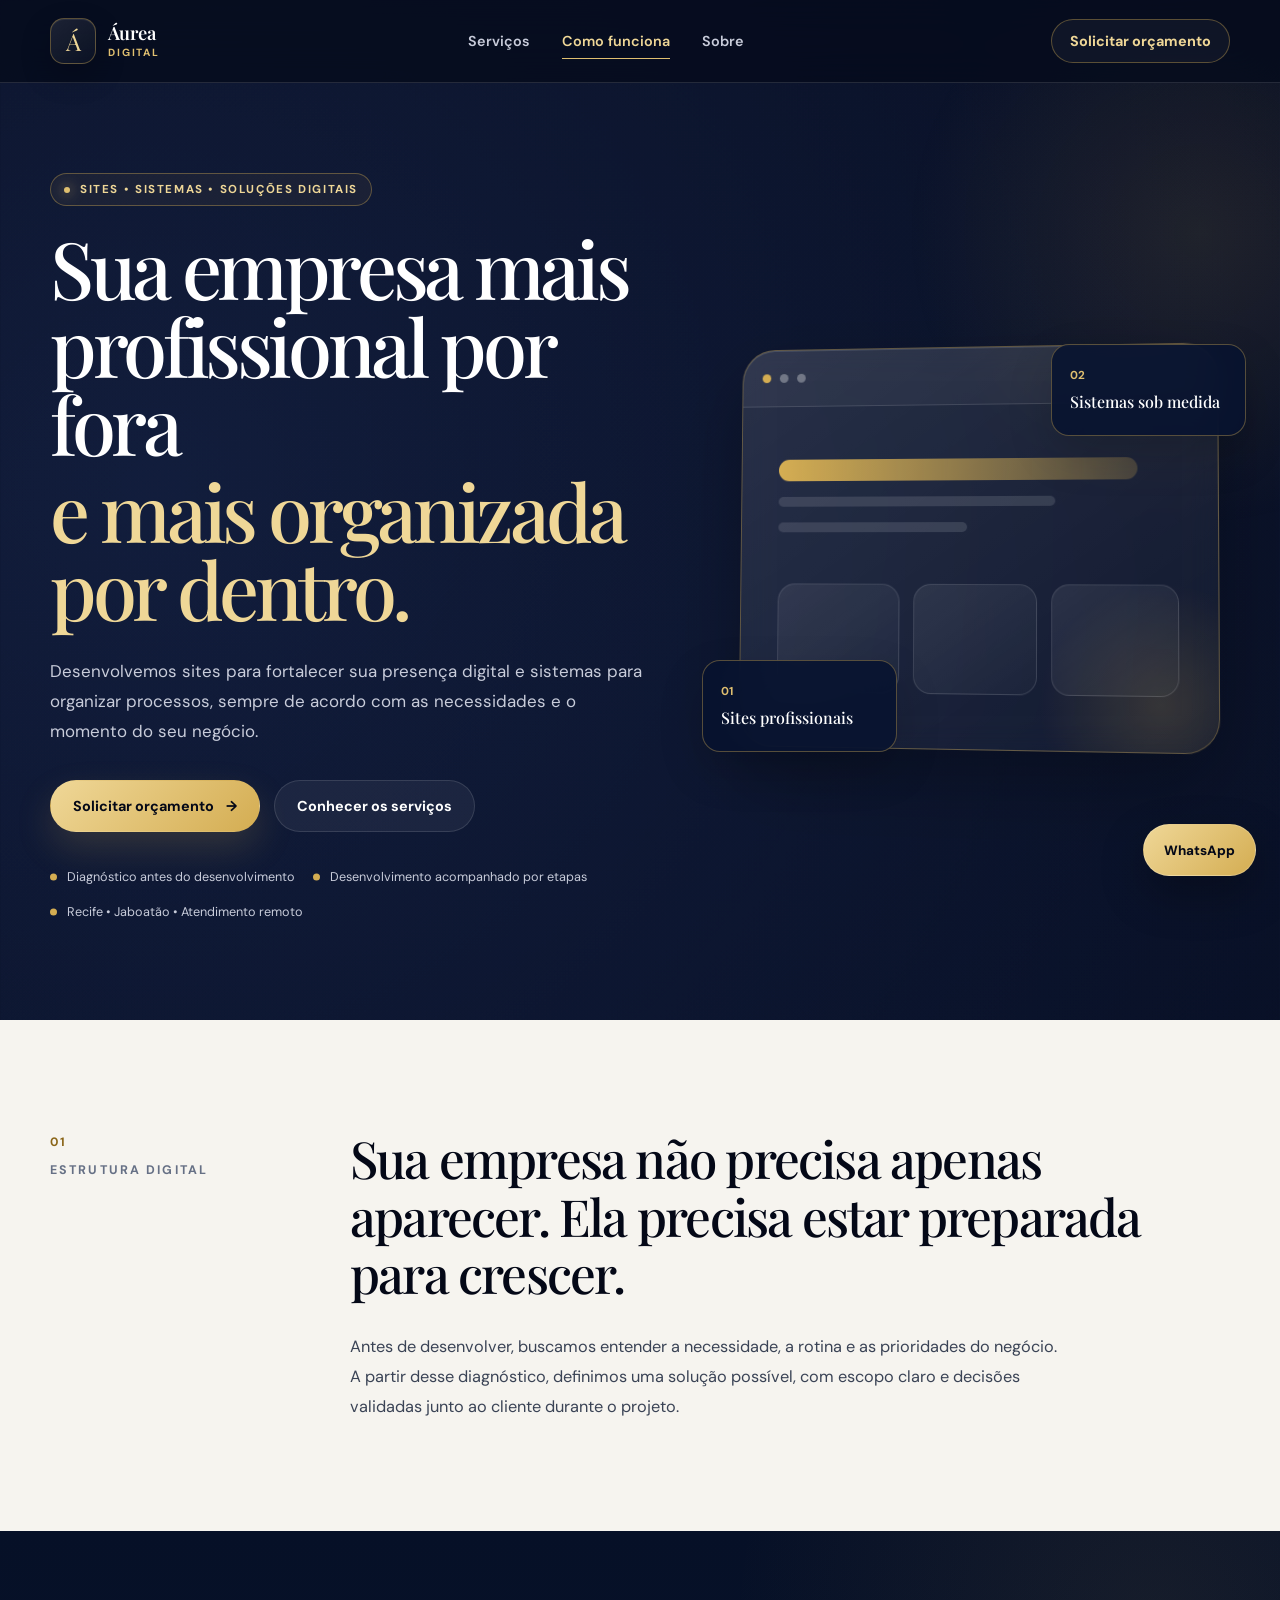
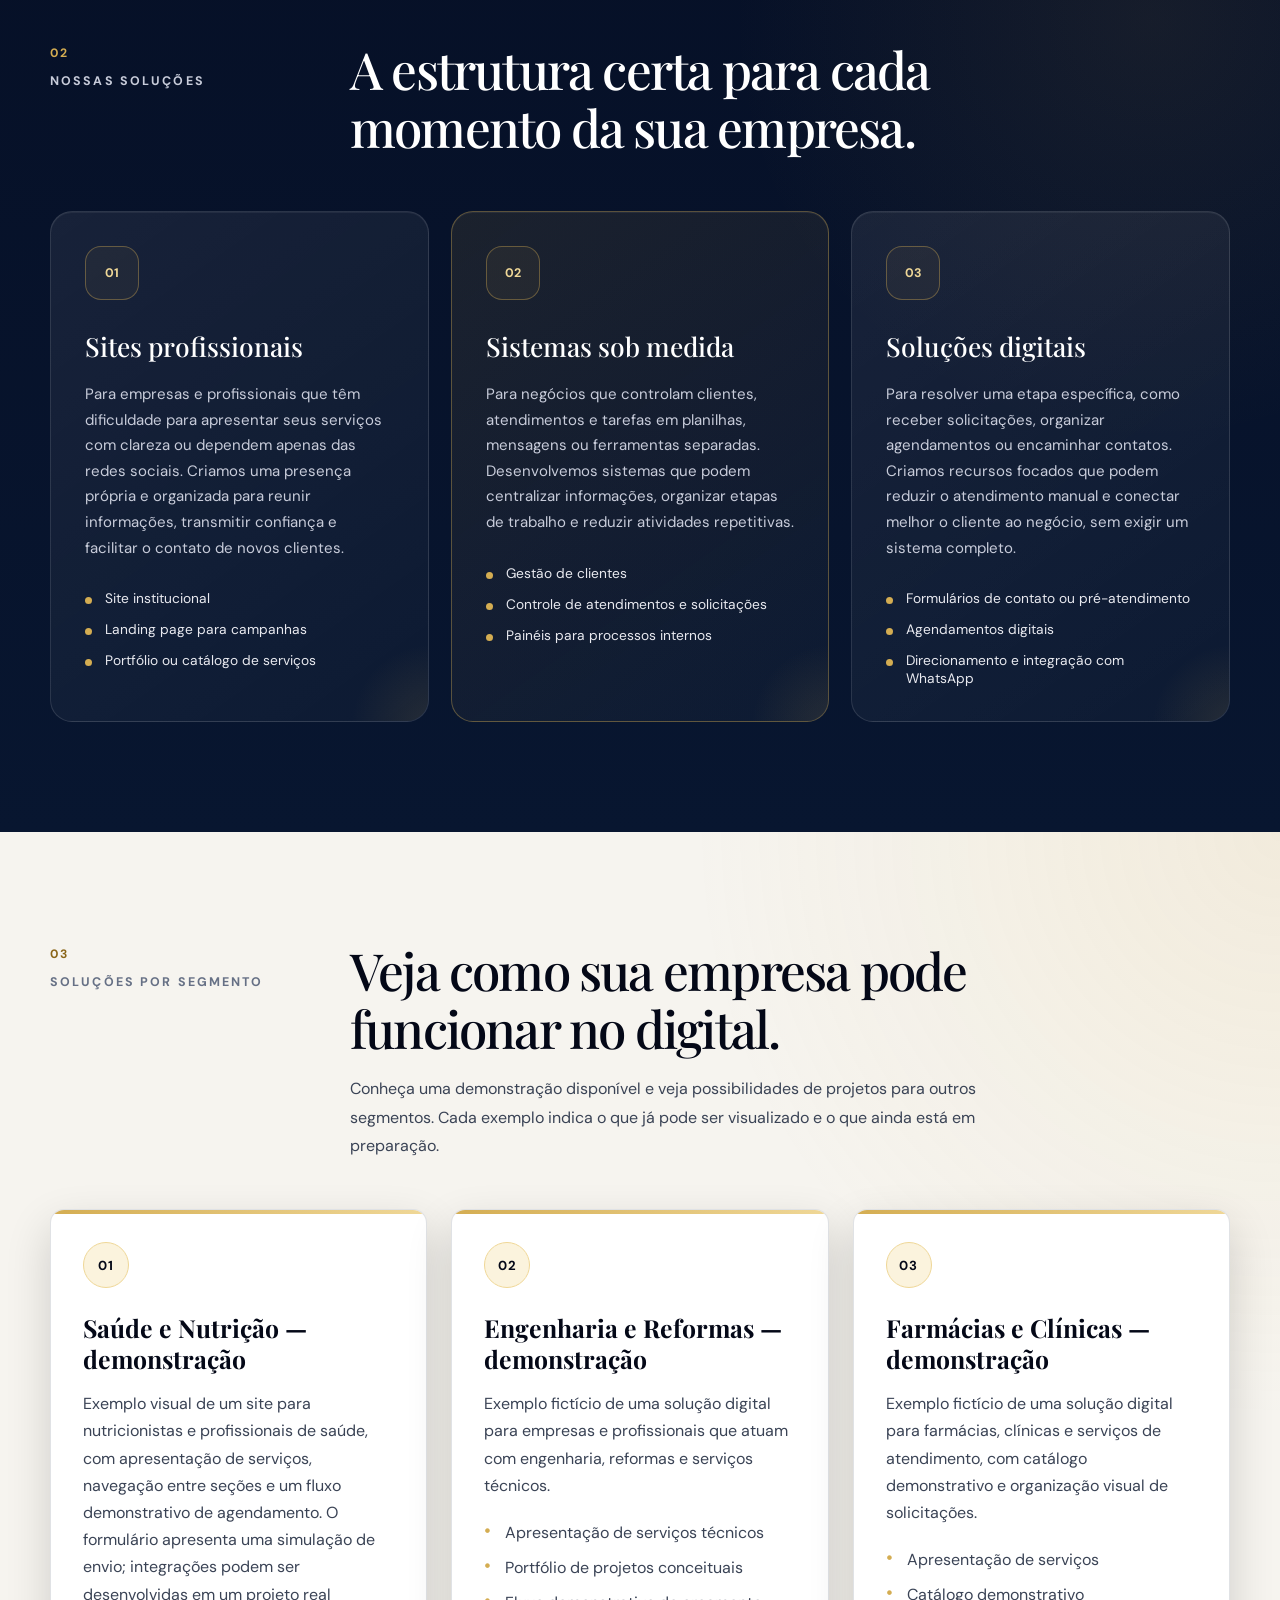
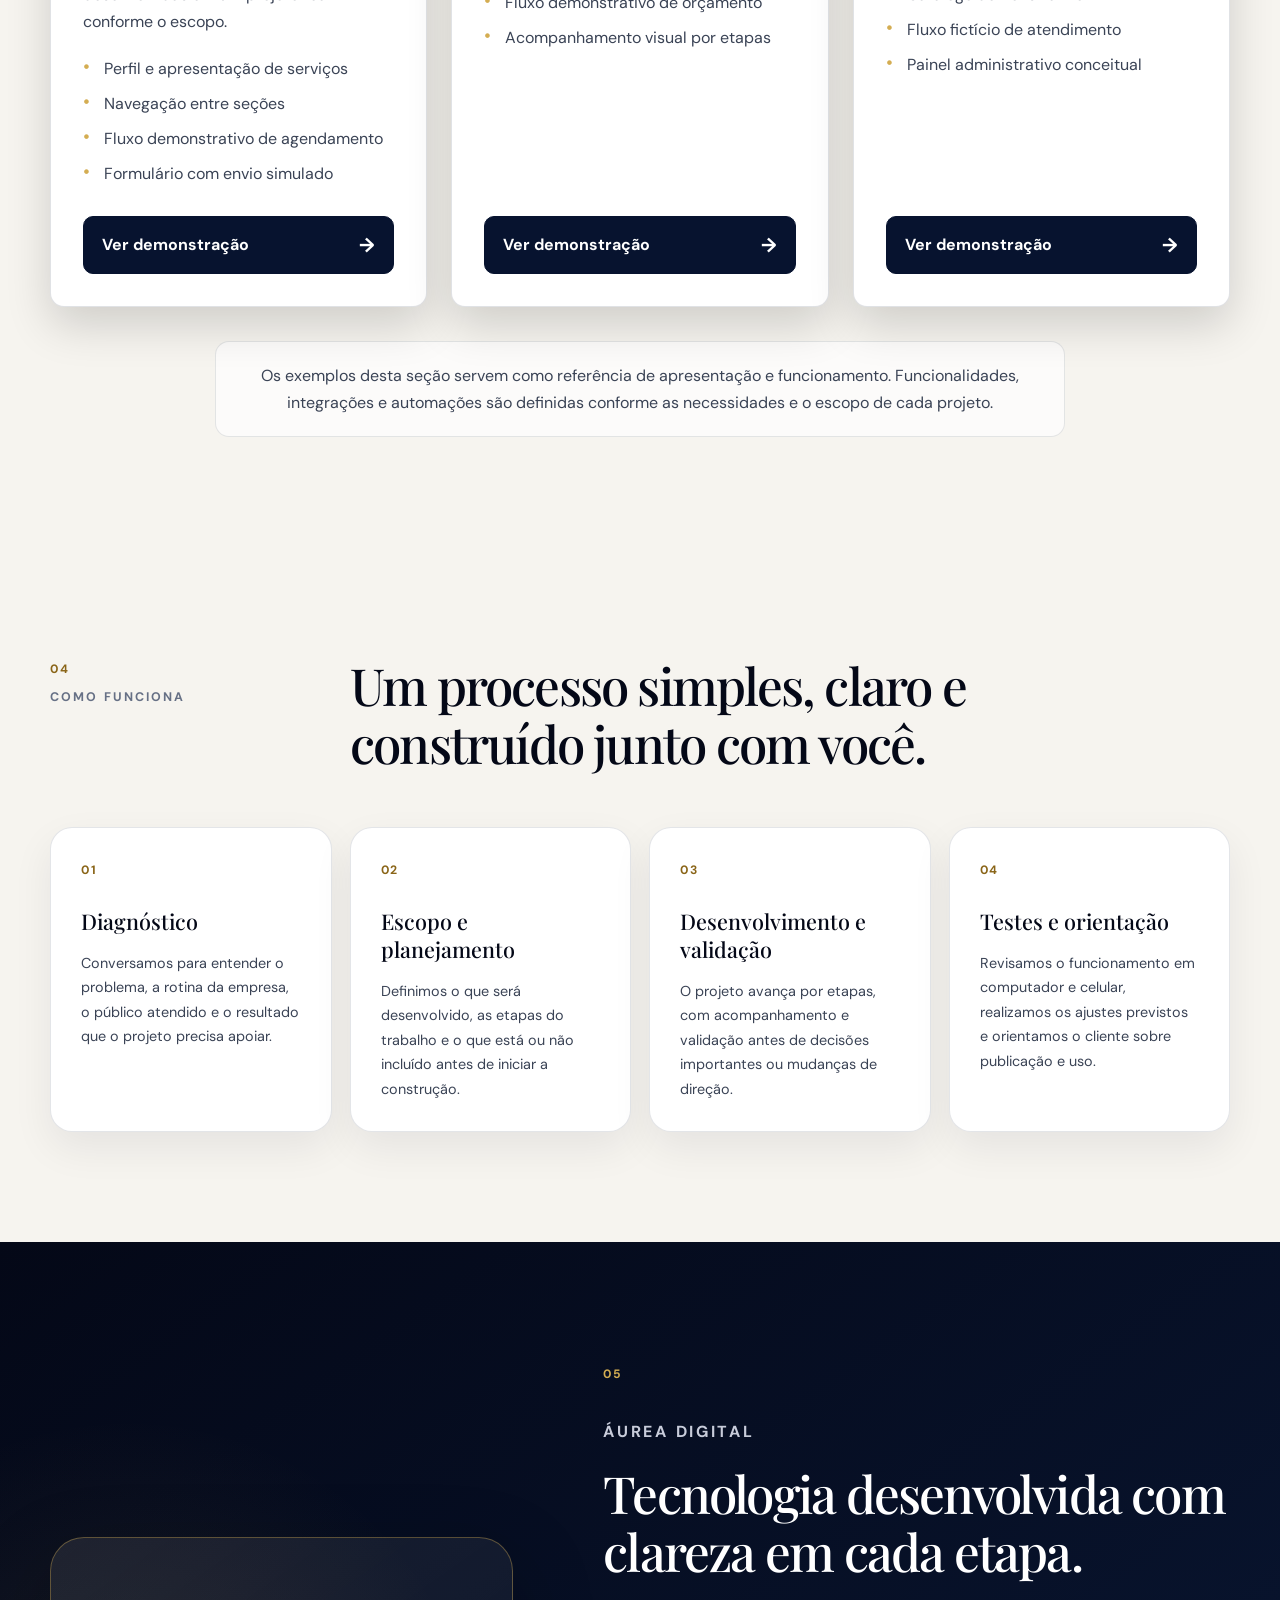
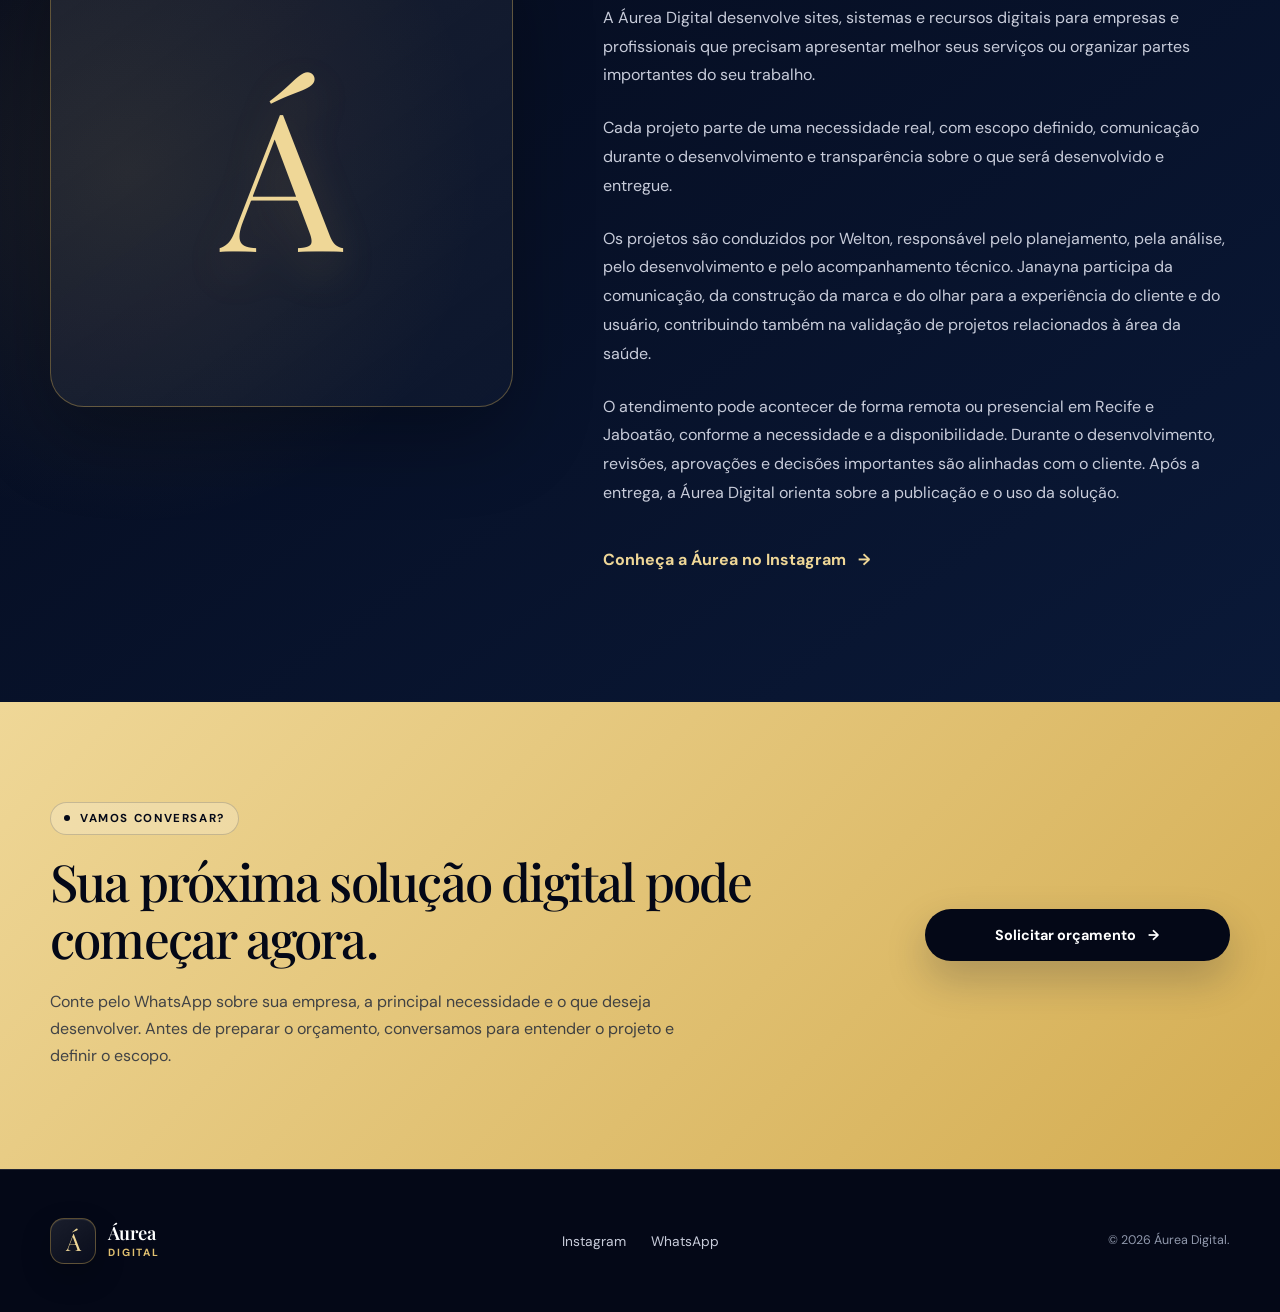
<file: index.html>
<!DOCTYPE html>
<html lang="pt-BR">
<head>
  <meta charset="UTF-8">

  <meta
    name="viewport"
    content="width=device-width, initial-scale=1.0"
  >

  <meta
    name="description"
    content="A Áurea Digital desenvolve sites profissionais e sistemas que fortalecem sua presença digital e ajudam a organizar os processos do seu negócio."
  >

  <meta
    property="og:title"
    content="Áurea Digital | Sites, Sistemas e Soluções Digitais"
  >

  <meta
    property="og:description"
    content="Sites profissionais e sistemas desenvolvidos de acordo com as necessidades e o momento do seu negócio."
  >

  <meta property="og:type" content="website">
  <meta property="og:site_name" content="Áurea Digital">
  <meta property="og:locale" content="pt_BR">

  <meta name="twitter:card" content="summary">

  <meta
    name="twitter:title"
    content="Áurea Digital | Sites, Sistemas e Soluções Digitais"
  >

  <meta
    name="twitter:description"
    content="Sites profissionais e sistemas desenvolvidos de acordo com as necessidades e o momento do seu negócio."
  >

  <meta name="theme-color" content="#07132f">

  <title>Áurea Digital | Sites, Sistemas e Soluções Digitais</title>

  <link rel="icon" href="assets/icons/favicon.svg" type="image/svg+xml">
  <link rel="icon" href="assets/icons/favicon-48x48.png" type="image/png" sizes="48x48">
  <link rel="icon" href="assets/icons/favicon.ico" type="image/x-icon" sizes="any">
  <link rel="apple-touch-icon" href="assets/icons/apple-touch-icon.png" sizes="180x180">

  <link rel="preconnect" href="https://fonts.googleapis.com">

  <link rel="preconnect" href="https://fonts.gstatic.com" crossorigin>

  <link
    href="https://fonts.googleapis.com/css2?family=DM+Sans:wght@400;500;600;700&family=Playfair+Display:wght@500;600&display=swap"
    rel="stylesheet"
  >

  <link rel="stylesheet" href="style.css">
</head>

<body>

  <a class="link-pular-conteudo" href="#conteudo-principal">
    Pular para o conteúdo
  </a>

  <!-- Cabeçalho -->
  <header class="cabecalho">
    <div class="container navegacao">

      <a href="#inicio" class="marca" aria-label="Página inicial da Áurea Digital">
        <span class="marca-simbolo">Á</span>

        <span class="marca-texto">
          <strong>Áurea</strong>
          <small>Digital</small>
        </span>
      </a>

      <button
        class="botao-menu"
        id="botaoMenu"
        type="button"
        aria-label="Abrir menu"
        aria-expanded="false"
        aria-controls="menuPrincipal"
      >
        <span></span>
        <span></span>
        <span></span>
      </button>

      <nav class="menu" id="menuPrincipal" aria-label="Navegação principal">
        <a href="#servicos">Serviços</a>
        <a href="#processo">Como funciona</a>
        <a href="#sobre">Sobre</a>
        <a
          class="menu-contato"
          href="https://wa.me/5581991853661?text=Ol%C3%A1%2C%20conheci%20a%20%C3%81urea%20Digital%20e%20gostaria%20de%20conversar%20sobre%20meu%20projeto%20para%20solicitar%20um%20or%C3%A7amento."
          target="_blank"
          rel="noopener noreferrer"
        >
          Solicitar orçamento
        </a>
      </nav>

      <a
        class="botao botao-pequeno"
        href="https://wa.me/5581991853661?text=Ol%C3%A1%2C%20conheci%20a%20%C3%81urea%20Digital%20e%20gostaria%20de%20conversar%20sobre%20meu%20projeto%20para%20solicitar%20um%20or%C3%A7amento."
        target="_blank"
        rel="noopener noreferrer"
      >
        Solicitar orçamento
      </a>

    </div>

    <div
      class="menu-sobreposicao"
      data-menu-sobreposicao
      aria-hidden="true"
    ></div>
  </header>

  <main id="conteudo-principal" tabindex="-1">

    <!-- Apresentação principal -->
    <section class="hero" id="inicio">
      <div class="container hero-conteudo">

        <div class="hero-texto">

          <span class="etiqueta">
            Sites • Sistemas • Soluções digitais
          </span>

          <h1>
            Sua empresa mais profissional por fora
            <span>e mais organizada por dentro.</span>
          </h1>

          <p class="hero-descricao">
            Desenvolvemos sites para fortalecer sua presença digital e sistemas
            para organizar processos, sempre de acordo com as necessidades
            e o momento do seu negócio.
          </p>

          <div class="hero-acoes">

            <a
              class="botao botao-dourado"
              href="https://wa.me/5581991853661?text=Ol%C3%A1%2C%20conheci%20a%20%C3%81urea%20Digital%20e%20gostaria%20de%20conversar%20sobre%20meu%20projeto%20para%20solicitar%20um%20or%C3%A7amento."
              target="_blank"
              rel="noopener noreferrer"
            >
              Solicitar orçamento
              <span aria-hidden="true">→</span>
            </a>

            <a class="botao botao-transparente" href="#servicos">
              Conhecer os serviços
            </a>

          </div>

          <div class="hero-informacoes">
            <span>Diagnóstico antes do desenvolvimento</span>
            <span>Desenvolvimento acompanhado por etapas</span>
            <span>Recife • Jaboatão • Atendimento remoto</span>
          </div>

        </div>

        <div class="hero-visual" aria-hidden="true">

          <div class="painel-principal">

            <div class="painel-topo">
              <span></span>
              <span></span>
              <span></span>
            </div>

            <div class="painel-conteudo">

              <div class="painel-linha painel-linha-grande"></div>
              <div class="painel-linha"></div>
              <div class="painel-linha painel-linha-curta"></div>

              <div class="painel-cards">
                <div></div>
                <div></div>
                <div></div>
              </div>

            </div>

          </div>

          <div class="cartao-flutuante cartao-site">
            <span>01</span>
            <strong>Sites profissionais</strong>
          </div>

          <div class="cartao-flutuante cartao-sistema">
            <span>02</span>
            <strong>Sistemas sob medida</strong>
          </div>

        </div>

      </div>
    </section>

    <!-- Posicionamento -->
    <section class="secao secao-clara">
      <div class="container introducao">

        <div>
          <span class="numero-secao">01</span>

          <p class="titulo-menor">
            Estrutura digital
          </p>
        </div>

        <div class="introducao-texto">

          <h2>
            Sua empresa não precisa apenas aparecer.
            Ela precisa estar preparada para crescer.
          </h2>

          <p>
            Antes de desenvolver, buscamos entender a necessidade, a rotina
            e as prioridades do negócio. A partir desse diagnóstico, definimos
            uma solução possível, com escopo claro e decisões validadas junto
            ao cliente durante o projeto.
          </p>

        </div>

      </div>
    </section>

    <!-- Serviços -->
    <section class="secao secao-escura" id="servicos">
      <div class="container">

        <div class="cabecalho-secao">
          <div>
            <span class="numero-secao">02</span>
            <p class="titulo-menor">Nossas soluções</p>
          </div>

          <div>
            <h2>
              A estrutura certa para cada momento da sua empresa.
            </h2>
          </div>
        </div>

        <div class="grade-servicos">

          <article class="cartao-servico">
            <span class="icone-servico">01</span>

            <h3>Sites profissionais</h3>

            <p>
              Para empresas e profissionais que têm dificuldade para apresentar
              seus serviços com clareza ou dependem apenas das redes sociais.
              Criamos uma presença própria e organizada para reunir informações,
              transmitir confiança e facilitar o contato de novos clientes.
            </p>

            <ul>
              <li>Site institucional</li>
              <li>Landing page para campanhas</li>
              <li>Portfólio ou catálogo de serviços</li>
            </ul>
          </article>

          <article class="cartao-servico cartao-destaque">
            <span class="icone-servico">02</span>

            <h3>Sistemas sob medida</h3>

            <p>
              Para negócios que controlam clientes, atendimentos e tarefas
              em planilhas, mensagens ou ferramentas separadas. Desenvolvemos
              sistemas que podem centralizar informações, organizar etapas
              de trabalho e reduzir atividades repetitivas.
            </p>

            <ul>
              <li>Gestão de clientes</li>
              <li>Controle de atendimentos e solicitações</li>
              <li>Painéis para processos internos</li>
            </ul>
          </article>

          <article class="cartao-servico">
            <span class="icone-servico">03</span>

            <h3>Soluções digitais</h3>

            <p>
              Para resolver uma etapa específica, como receber solicitações,
              organizar agendamentos ou encaminhar contatos. Criamos recursos
              focados que podem reduzir o atendimento manual e conectar melhor
              o cliente ao negócio, sem exigir um sistema completo.
            </p>

            <ul>
              <li>Formulários de contato ou pré-atendimento</li>
              <li>Agendamentos digitais</li>
              <li>Direcionamento e integração com WhatsApp</li>
            </ul>
          </article>

        </div>

      </div>
    </section> 

    <!-- Soluções por segmento -->
<section class="secao secao-segmentos" id="segmentos">
  <div class="container">

    <div class="cabecalho-secao">
      <div>
        <span class="numero-secao">03</span>
        <p class="titulo-menor">Soluções por segmento</p>
      </div>

      <div>
        <h2>
          Veja como sua empresa pode funcionar no digital.
        </h2>

        <p class="descricao-secao">
          Conheça uma demonstração disponível e veja possibilidades de projetos
          para outros segmentos. Cada exemplo indica o que já pode ser visualizado
          e o que ainda está em preparação.
        </p>
      </div>
    </div>

    <div class="grade-segmentos">

      <article class="cartao-segmento">
        <span class="icone-segmento">01</span>

        <h3>Saúde e Nutrição — demonstração</h3>

        <p>
          Exemplo visual de um site para nutricionistas e profissionais
          de saúde, com apresentação de serviços, navegação entre seções
          e um fluxo demonstrativo de agendamento. O formulário apresenta
          uma simulação de envio; integrações podem ser desenvolvidas em
          um projeto real conforme o escopo.
        </p>

        <ul>
          <li>Perfil e apresentação de serviços</li>
          <li>Navegação entre seções</li>
          <li>Fluxo demonstrativo de agendamento</li>
          <li>Formulário com envio simulado</li>
        </ul>

        <a class="botao-segmento" href="demo-saude/index.html" aria-label="Ver demonstração de Saúde e Nutrição">
          Ver demonstração
          <span aria-hidden="true">→</span>
        </a>
      </article>

      <article class="cartao-segmento">
        <span class="icone-segmento">02</span>

        <h3>Engenharia e Reformas — demonstração</h3>

        <p>
          Exemplo fictício de uma solução digital para empresas e profissionais
          que atuam com engenharia, reformas e serviços técnicos.
        </p>

        <ul>
          <li>Apresentação de serviços técnicos</li>
          <li>Portfólio de projetos conceituais</li>
          <li>Fluxo demonstrativo de orçamento</li>
          <li>Acompanhamento visual por etapas</li>
        </ul>

        <a
          class="botao-segmento"
          href="demo-engenharia/index.html"
          aria-label="Ver demonstração de Engenharia e Reformas"
        >
          Ver demonstração
          <span aria-hidden="true">→</span>
        </a>
      </article>

      <article class="cartao-segmento">
        <span class="icone-segmento">03</span>

        <h3>Farmácias e Clínicas — demonstração</h3>

        <p>
          Exemplo fictício de uma solução digital para farmácias, clínicas e
          serviços de atendimento, com catálogo demonstrativo e organização
          visual de solicitações.
        </p>

        <ul>
          <li>Apresentação de serviços</li>
          <li>Catálogo demonstrativo</li>
          <li>Fluxo fictício de atendimento</li>
          <li>Painel administrativo conceitual</li>
        </ul>

        <a
          class="botao-segmento"
          href="demo-farmacia/index.html"
          aria-label="Ver demonstração de Farmácias e Clínicas"
        >
          Ver demonstração
          <span aria-hidden="true">→</span>
        </a>
      </article>

    </div>

    <div class="aviso-segmentos">
      <p>
        Os exemplos desta seção servem como referência de apresentação
        e funcionamento. Funcionalidades, integrações e automações são
        definidas conforme as necessidades e o escopo de cada projeto.
      </p>
    </div>

  </div>
</section>

    <!-- Processo -->
    <section class="secao secao-clara" id="processo">
      <div class="container">

        <div class="cabecalho-secao cabecalho-secao-escuro">
          <div>
            <span class="numero-secao">04</span>
            <p class="titulo-menor">Como funciona</p>
          </div>

          <div>
            <h2>
              Um processo simples, claro e construído junto com você.
            </h2>
          </div>
        </div>

        <div class="etapas">

          <article class="etapa">
            <span>01</span>
            <h3>Diagnóstico</h3>
            <p>
              Conversamos para entender o problema, a rotina da empresa,
              o público atendido e o resultado que o projeto precisa apoiar.
            </p>
          </article>

          <article class="etapa">
            <span>02</span>
            <h3>Escopo e planejamento</h3>
            <p>
              Definimos o que será desenvolvido, as etapas do trabalho
              e o que está ou não incluído antes de iniciar a construção.
            </p>
          </article>

          <article class="etapa">
            <span>03</span>
            <h3>Desenvolvimento e validação</h3>
            <p>
              O projeto avança por etapas, com acompanhamento e validação
              antes de decisões importantes ou mudanças de direção.
            </p>
          </article>

          <article class="etapa">
            <span>04</span>
            <h3>Testes e orientação</h3>
            <p>
              Revisamos o funcionamento em computador e celular, realizamos
              os ajustes previstos e orientamos o cliente sobre publicação e uso.
            </p>
          </article>

        </div>

      </div>
    </section>

    <!-- Sobre -->
    <section class="secao secao-sobre" id="sobre">
      <div class="container sobre-conteudo">

        <div class="sobre-marca" aria-hidden="true">
          <span>Á</span>
        </div>

        <div class="sobre-texto">
          <span class="numero-secao">05</span>
          <p class="titulo-menor">Áurea Digital</p>

          <h2>
            Tecnologia desenvolvida com clareza em cada etapa.
          </h2>

          <p>
            A Áurea Digital desenvolve sites, sistemas e recursos digitais
            para empresas e profissionais que precisam apresentar melhor
            seus serviços ou organizar partes importantes do seu trabalho.
          </p>

          <p>
            Cada projeto parte de uma necessidade real, com escopo definido,
            comunicação durante o desenvolvimento e transparência sobre
            o que será desenvolvido e entregue.
          </p>

          <p>
            Os projetos são conduzidos por Welton, responsável pelo planejamento,
            pela análise, pelo desenvolvimento e pelo acompanhamento técnico.
            Janayna participa da comunicação, da construção da marca e do olhar
            para a experiência do cliente e do usuário, contribuindo também
            na validação de projetos relacionados à área da saúde.
          </p>

          <p>
            O atendimento pode acontecer de forma remota ou presencial em Recife
            e Jaboatão, conforme a necessidade e a disponibilidade. Durante
            o desenvolvimento, revisões, aprovações e decisões importantes
            são alinhadas com o cliente. Após a entrega, a Áurea Digital
            orienta sobre a publicação e o uso da solução.
          </p>

          <a
            class="link-dourado"
            href="https://www.instagram.com/aure_adigital/"
            target="_blank"
            rel="noopener noreferrer"
          >
            Conheça a Áurea no Instagram
            <span aria-hidden="true">→</span>
          </a>
        </div>

      </div>
    </section>

    <!-- Chamada final -->
    <section class="cta">
      <div class="container cta-conteudo">

        <div>
          <span class="etiqueta">Vamos conversar?</span>

          <h2>
            Sua próxima solução digital pode começar agora.
          </h2>

          <p>
            Conte pelo WhatsApp sobre sua empresa, a principal necessidade
            e o que deseja desenvolver. Antes de preparar o orçamento,
            conversamos para entender o projeto e definir o escopo.
          </p>
        </div>

        <a
          class="botao botao-dourado"
          href="https://wa.me/5581991853661?text=Ol%C3%A1%2C%20conheci%20a%20%C3%81urea%20Digital%20e%20gostaria%20de%20conversar%20sobre%20meu%20projeto%20para%20solicitar%20um%20or%C3%A7amento."
          target="_blank"
          rel="noopener noreferrer"
        >
          Solicitar orçamento
          <span aria-hidden="true">→</span>
        </a>

      </div>
    </section>

  </main>

  <!-- Rodapé -->
  <footer class="rodape">
    <div class="container rodape-conteudo">

      <a href="#inicio" class="marca marca-rodape">
        <span class="marca-simbolo">Á</span>

        <span class="marca-texto">
          <strong>Áurea</strong>
          <small>Digital</small>
        </span>
      </a>

      <div class="rodape-links">
        <a
          href="https://www.instagram.com/aure_adigital/"
          target="_blank"
          rel="noopener noreferrer"
        >
          Instagram
        </a>

        <a
          href="https://wa.me/5581991853661?text=Ol%C3%A1%2C%20conheci%20a%20%C3%81urea%20Digital%20e%20gostaria%20de%20conversar%20sobre%20meu%20projeto%20para%20solicitar%20um%20or%C3%A7amento."
          target="_blank"
          rel="noopener noreferrer"
        >
          WhatsApp
        </a>
      </div>

      <p>
       © <span data-ano></span> Áurea Digital.<br>
      </p>

    </div>
  </footer>

  <!-- Botão flutuante -->
  <a
    class="whatsapp-flutuante"
    href="https://wa.me/5581991853661?text=Ol%C3%A1%2C%20conheci%20a%20%C3%81urea%20Digital%20e%20gostaria%20de%20conversar%20sobre%20meu%20projeto%20para%20solicitar%20um%20or%C3%A7amento."
    target="_blank"
    rel="noopener noreferrer"
    aria-label="Conversar com a Áurea Digital pelo WhatsApp"
  >
    <span>WhatsApp</span>
  </a>

<script src="script.js" defer></script>
</body>
</html>
</file>
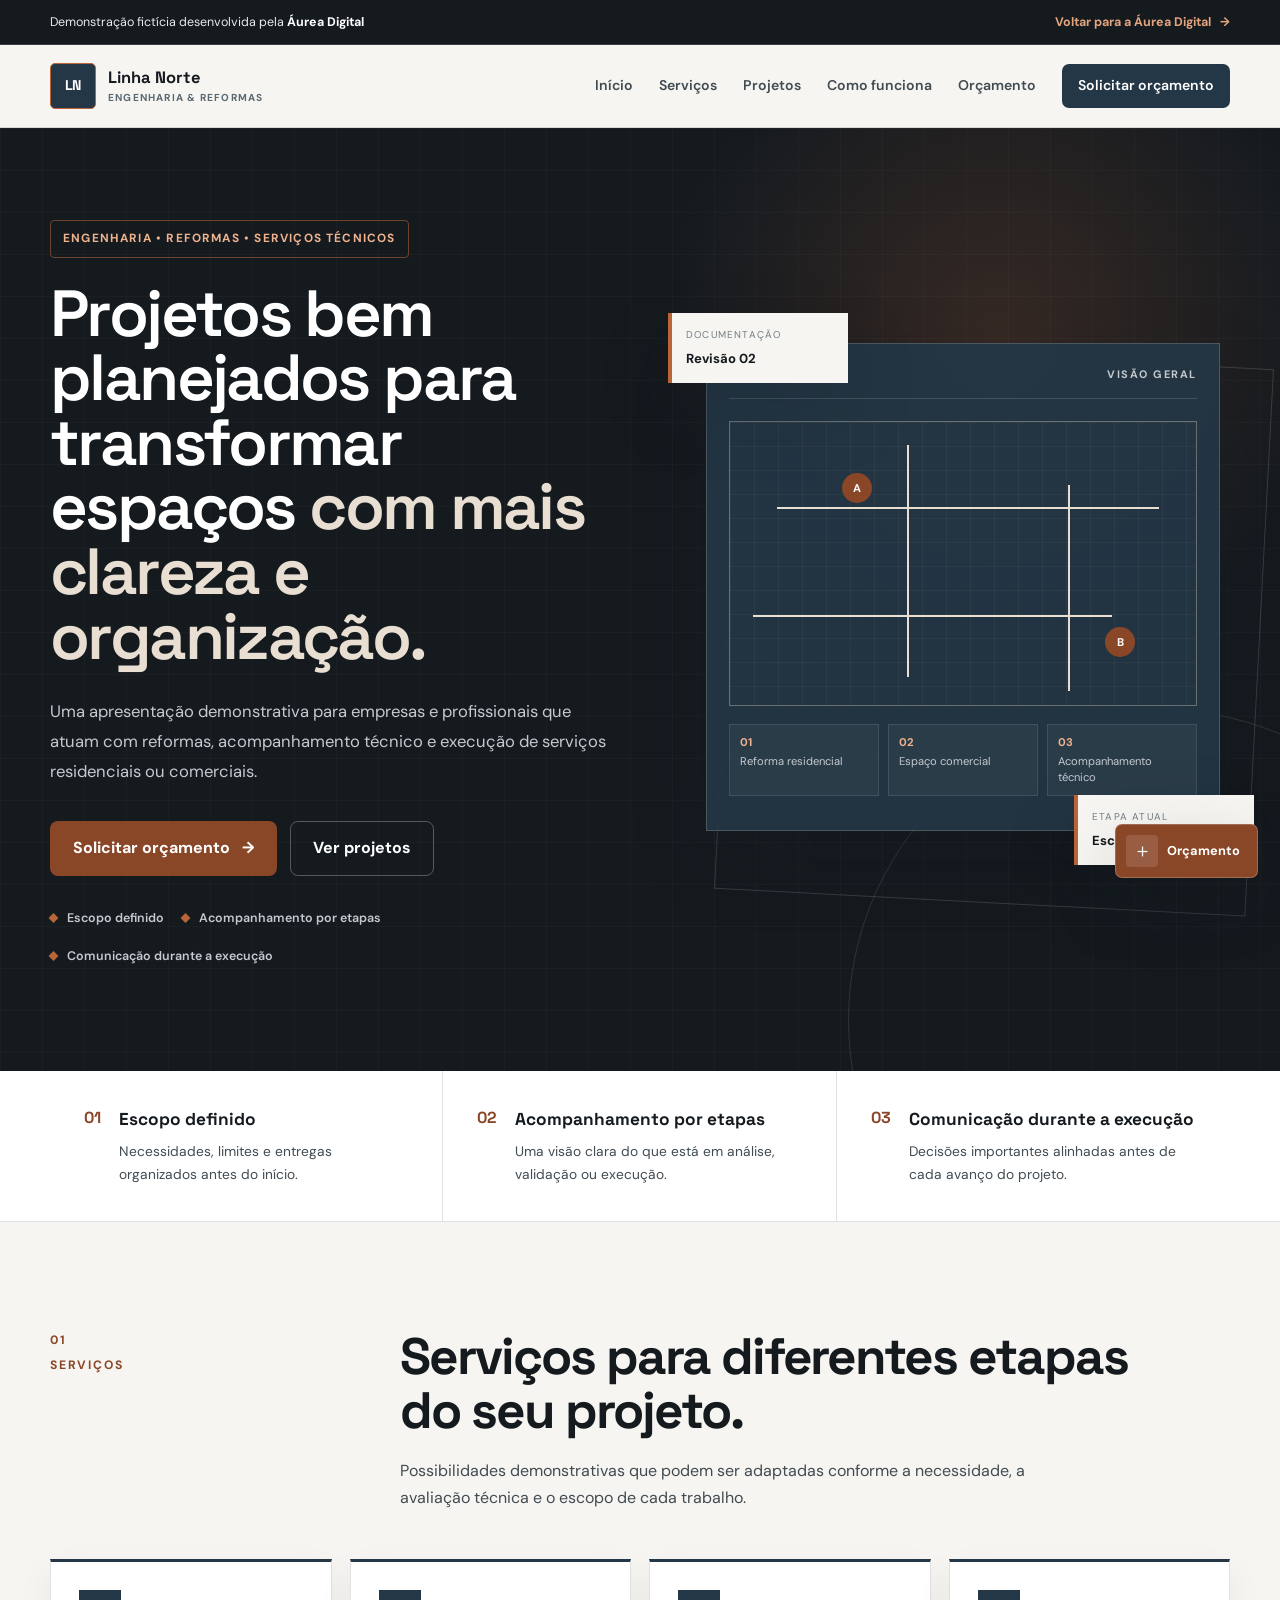
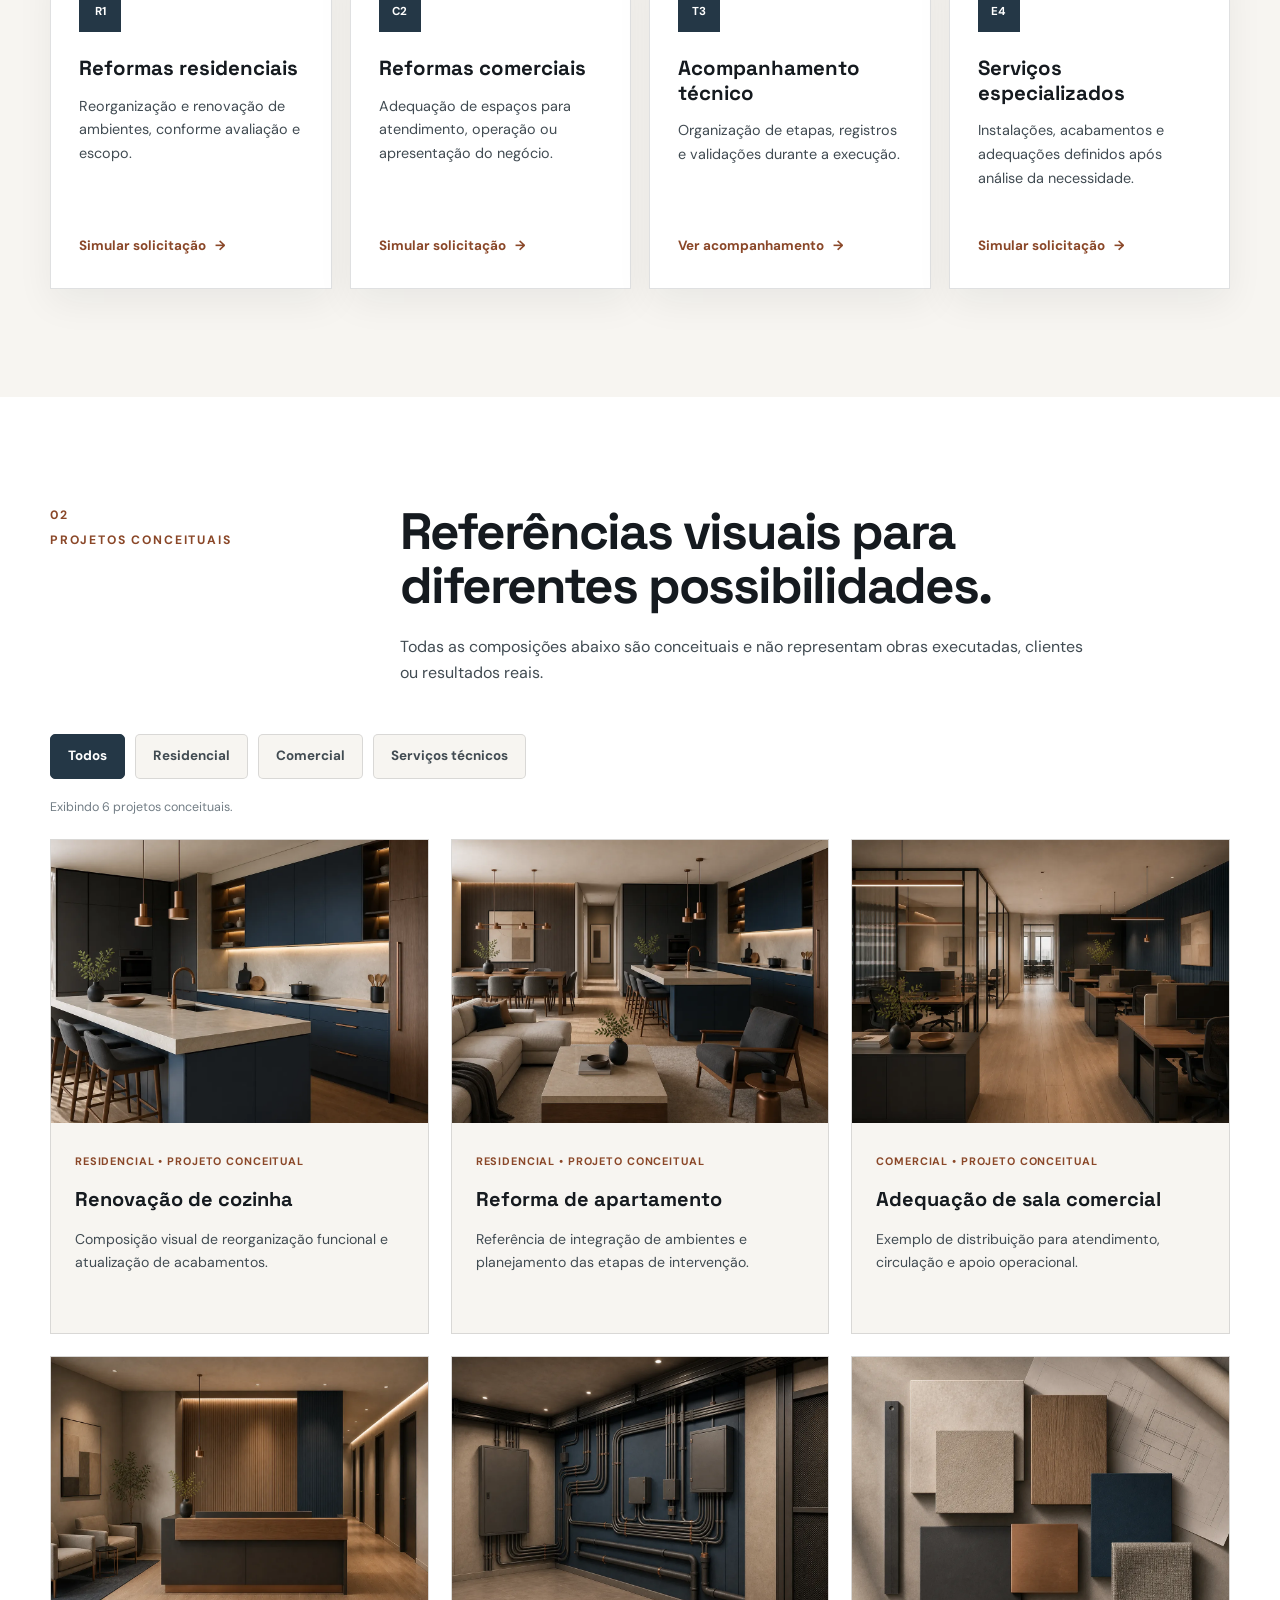
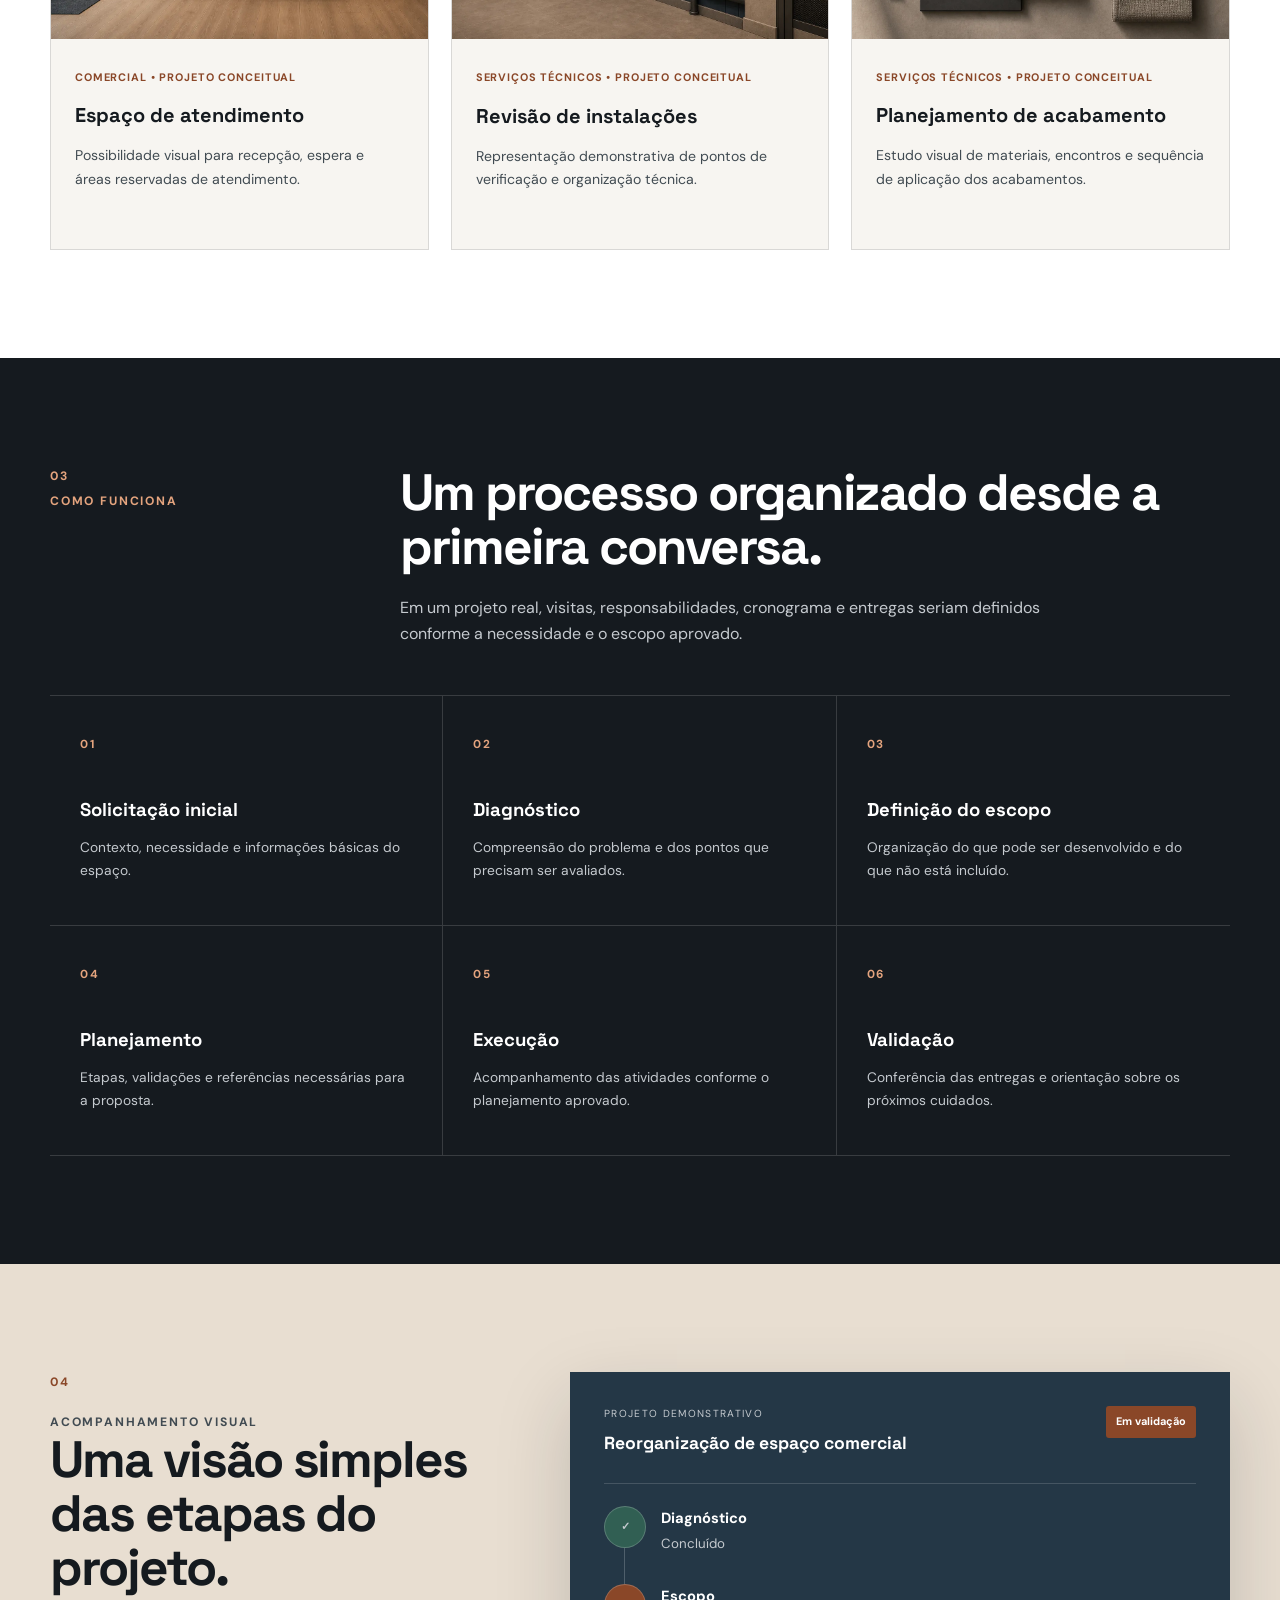
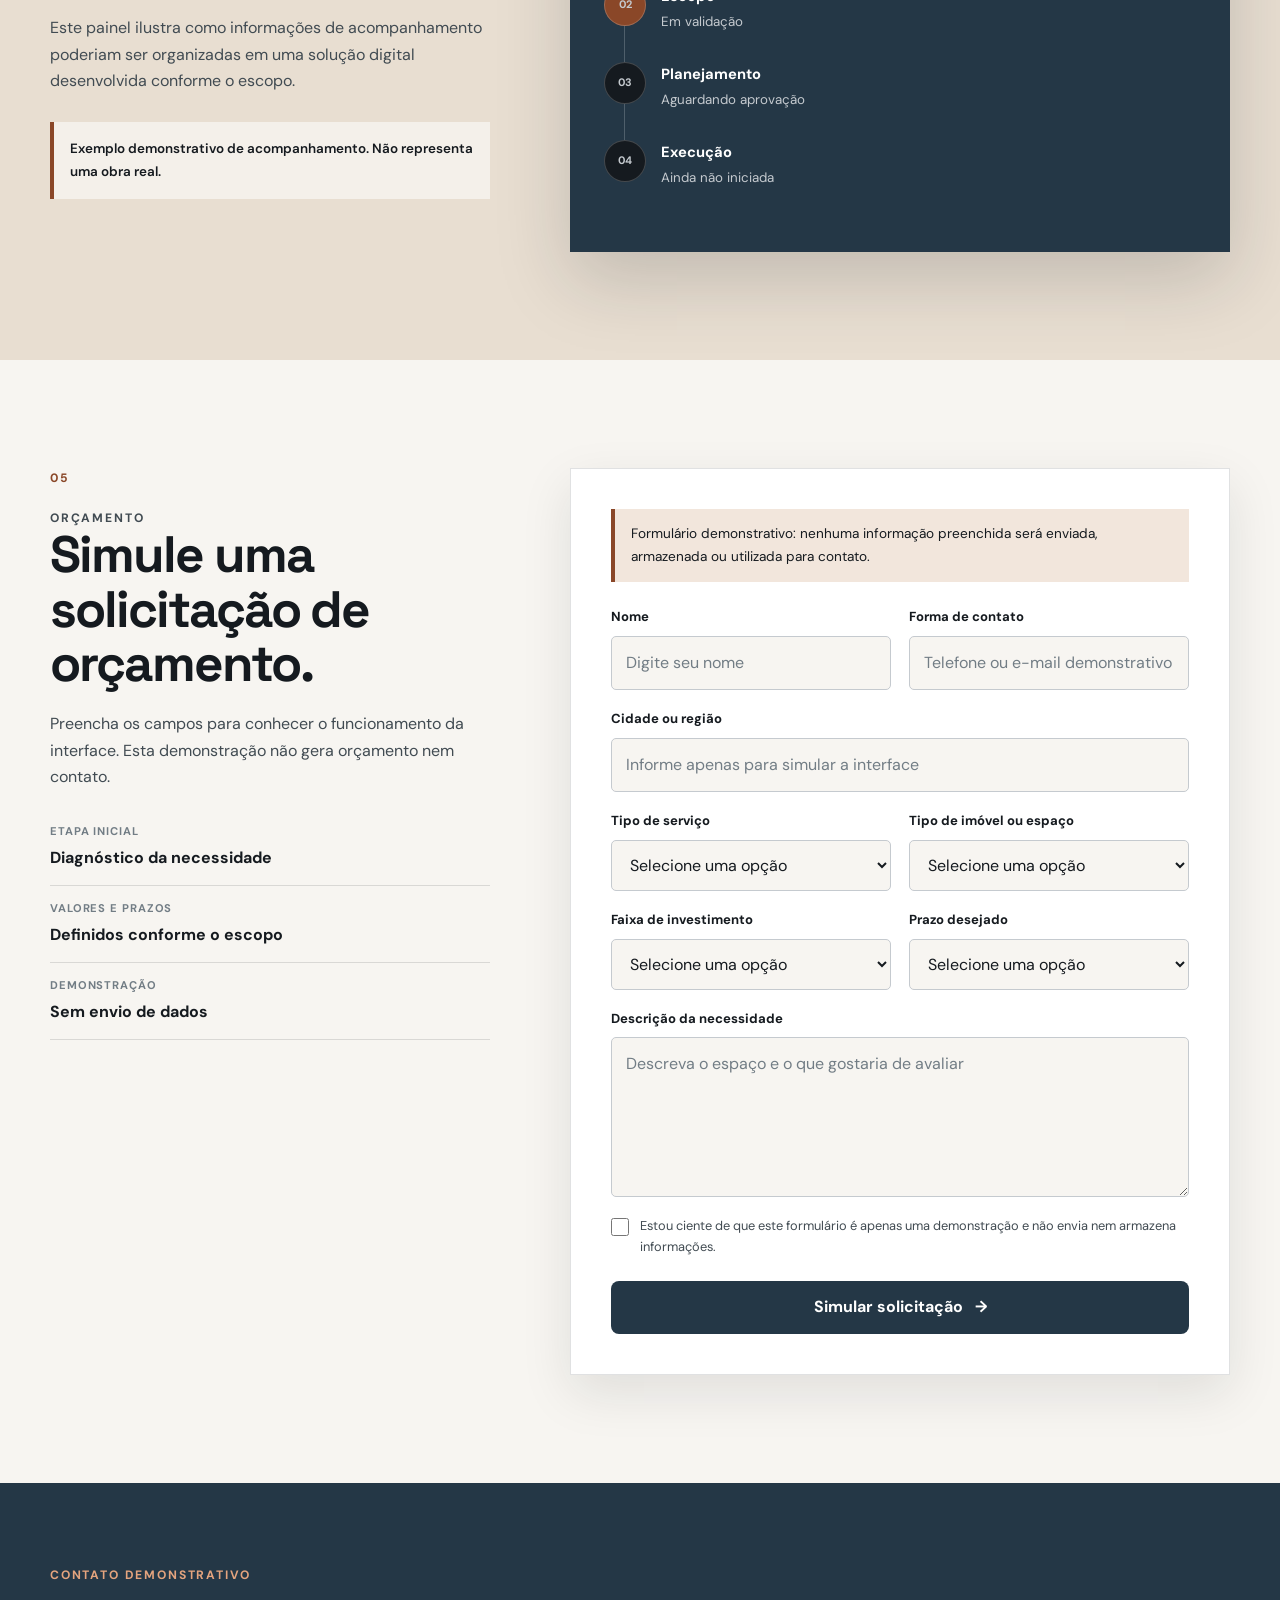
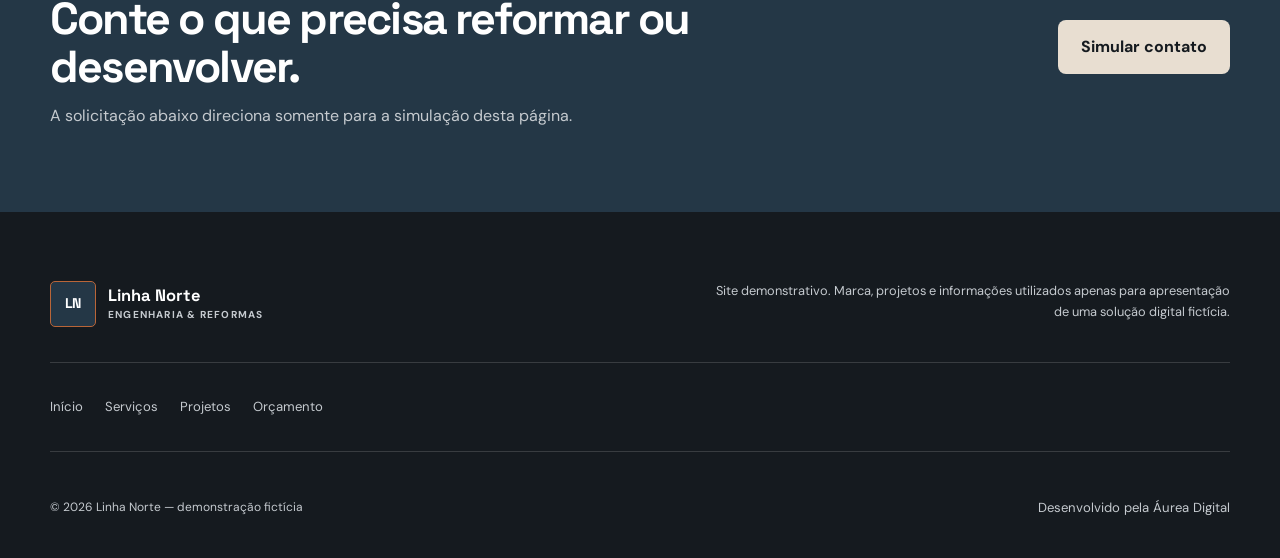
<file: demo-engenharia/index.html>
<!DOCTYPE html>
<html lang="pt-BR">
<head>
  <meta charset="UTF-8">
  <meta name="viewport" content="width=device-width, initial-scale=1.0">
  <meta
    name="description"
    content="Demonstração fictícia criada pela Áurea Digital para apresentar uma solução digital voltada a engenharia, reformas e serviços técnicos."
  >
  <meta name="robots" content="noindex, follow">

  <meta property="og:title" content="Demonstração Engenharia e Reformas | Áurea Digital">
  <meta
    property="og:description"
    content="Exemplo fictício de uma solução digital criada pela Áurea Digital para engenharia, reformas e serviços técnicos."
  >
  <meta property="og:type" content="website">
  <meta property="og:site_name" content="Áurea Digital">
  <meta property="og:locale" content="pt_BR">

  <meta name="twitter:card" content="summary">
  <meta name="twitter:title" content="Demonstração Engenharia e Reformas | Áurea Digital">
  <meta
    name="twitter:description"
    content="Exemplo fictício de uma solução digital criada pela Áurea Digital para engenharia, reformas e serviços técnicos."
  >

  <meta name="theme-color" content="#151a1f">
  <title>Demonstração Engenharia e Reformas | Áurea Digital</title>

  <link rel="icon" href="../assets/icons/favicon.svg" type="image/svg+xml">
  <link rel="icon" href="../assets/icons/favicon-48x48.png" type="image/png" sizes="48x48">
  <link rel="icon" href="../assets/icons/favicon.ico" type="image/x-icon" sizes="any">
  <link rel="apple-touch-icon" href="../assets/icons/apple-touch-icon.png" sizes="180x180">

  <link rel="preconnect" href="https://fonts.googleapis.com">
  <link rel="preconnect" href="https://fonts.gstatic.com" crossorigin>
  <link
    href="https://fonts.googleapis.com/css2?family=DM+Sans:wght@400;500;600;700&family=Space+Grotesk:wght@500;600;700&display=swap"
    rel="stylesheet"
  >
  <link rel="stylesheet" href="style.css">
</head>
<body>
  <a class="link-pular-conteudo" href="#conteudo-principal">
    Pular para o conteúdo
  </a>

  <div class="faixa-demonstrativa">
    <div class="container faixa-conteudo">
      <p>Demonstração fictícia desenvolvida pela <strong>Áurea Digital</strong></p>
      <a href="../index.html">
        Voltar para a Áurea Digital
        <span aria-hidden="true">→</span>
      </a>
    </div>
  </div>

  <header class="cabecalho" id="inicio">
    <div class="container navegacao">
      <a class="marca" href="#inicio" aria-label="Página inicial da Linha Norte Engenharia e Reformas">
        <span class="marca-simbolo" aria-hidden="true">LN</span>
        <span class="marca-texto">
          <strong>Linha Norte</strong>
          <small>Engenharia &amp; Reformas</small>
        </span>
      </a>

      <button
        class="botao-menu"
        id="botaoMenu"
        type="button"
        aria-label="Abrir menu"
        aria-expanded="false"
        aria-controls="menuPrincipal"
      >
        <span></span>
        <span></span>
        <span></span>
      </button>

      <nav class="menu" id="menuPrincipal" aria-label="Navegação principal">
        <a href="#inicio">Início</a>
        <a href="#servicos">Serviços</a>
        <a href="#projetos">Projetos</a>
        <a href="#processo">Como funciona</a>
        <a href="#orcamento">Orçamento</a>
        <a class="menu-cta" href="#orcamento">Solicitar orçamento</a>
      </nav>
    </div>

    <div class="menu-sobreposicao" data-menu-sobreposicao aria-hidden="true"></div>
  </header>

  <main id="conteudo-principal" tabindex="-1">
    <section class="hero" aria-labelledby="titulo-principal">
      <div class="container hero-conteudo">
        <div class="hero-texto">
          <span class="etiqueta">Engenharia • Reformas • Serviços técnicos</span>
          <h1 id="titulo-principal">
            Projetos bem planejados para transformar espaços
            <span>com mais clareza e organização.</span>
          </h1>
          <p class="hero-descricao">
            Uma apresentação demonstrativa para empresas e profissionais que atuam
            com reformas, acompanhamento técnico e execução de serviços residenciais
            ou comerciais.
          </p>
          <div class="hero-acoes">
            <a class="botao botao-primario" href="#orcamento">
              Solicitar orçamento
              <span aria-hidden="true">→</span>
            </a>
            <a class="botao botao-secundario" href="#projetos">Ver projetos</a>
          </div>
          <div class="hero-informacoes" aria-label="Diferenciais do atendimento">
            <span>Escopo definido</span>
            <span>Acompanhamento por etapas</span>
            <span>Comunicação durante a execução</span>
          </div>
        </div>

        <div class="hero-visual" aria-hidden="true">
          <div class="planta-fundo"></div>
          <div class="painel-obra">
            <div class="painel-topo">
              <span>PLN-01</span>
              <span>VISÃO GERAL</span>
            </div>
            <div class="painel-planta">
              <span class="linha-horizontal linha-um"></span>
              <span class="linha-horizontal linha-dois"></span>
              <span class="linha-vertical linha-tres"></span>
              <span class="linha-vertical linha-quatro"></span>
              <span class="marcador marcador-um">A</span>
              <span class="marcador marcador-dois">B</span>
            </div>
            <div class="painel-legenda">
              <div><span>01</span> Reforma residencial</div>
              <div><span>02</span> Espaço comercial</div>
              <div><span>03</span> Acompanhamento técnico</div>
            </div>
          </div>
          <div class="cartao-flutuante cartao-etapa">
            <small>ETAPA ATUAL</small>
            <strong>Escopo em validação</strong>
          </div>
          <div class="cartao-flutuante cartao-revisao">
            <small>DOCUMENTAÇÃO</small>
            <strong>Revisão 02</strong>
          </div>
        </div>
      </div>
    </section>

    <section class="diferenciais" aria-label="Práticas de atendimento">
      <div class="container grade-diferenciais">
        <article>
          <span>01</span>
          <div>
            <h2>Escopo definido</h2>
            <p>Necessidades, limites e entregas organizados antes do início.</p>
          </div>
        </article>
        <article>
          <span>02</span>
          <div>
            <h2>Acompanhamento por etapas</h2>
            <p>Uma visão clara do que está em análise, validação ou execução.</p>
          </div>
        </article>
        <article>
          <span>03</span>
          <div>
            <h2>Comunicação durante a execução</h2>
            <p>Decisões importantes alinhadas antes de cada avanço do projeto.</p>
          </div>
        </article>
      </div>
    </section>

    <section class="secao servicos" id="servicos">
      <div class="container">
        <div class="cabecalho-secao">
          <div>
            <span class="numero-secao">01</span>
            <p class="titulo-menor">Serviços</p>
          </div>
          <div>
            <h2>Serviços para diferentes etapas do seu projeto.</h2>
            <p>
              Possibilidades demonstrativas que podem ser adaptadas conforme
              a necessidade, a avaliação técnica e o escopo de cada trabalho.
            </p>
          </div>
        </div>

        <div class="grade-servicos">
          <article class="cartao-servico">
            <span class="icone-servico" aria-hidden="true">R1</span>
            <h3>Reformas residenciais</h3>
            <p>Reorganização e renovação de ambientes, conforme avaliação e escopo.</p>
            <a href="#orcamento">Simular solicitação <span aria-hidden="true">→</span></a>
          </article>
          <article class="cartao-servico">
            <span class="icone-servico" aria-hidden="true">C2</span>
            <h3>Reformas comerciais</h3>
            <p>Adequação de espaços para atendimento, operação ou apresentação do negócio.</p>
            <a href="#orcamento">Simular solicitação <span aria-hidden="true">→</span></a>
          </article>
          <article class="cartao-servico">
            <span class="icone-servico" aria-hidden="true">T3</span>
            <h3>Acompanhamento técnico</h3>
            <p>Organização de etapas, registros e validações durante a execução.</p>
            <a href="#painel">Ver acompanhamento <span aria-hidden="true">→</span></a>
          </article>
          <article class="cartao-servico">
            <span class="icone-servico" aria-hidden="true">E4</span>
            <h3>Serviços especializados</h3>
            <p>Instalações, acabamentos e adequações definidos após análise da necessidade.</p>
            <a href="#orcamento">Simular solicitação <span aria-hidden="true">→</span></a>
          </article>
        </div>
      </div>
    </section>

    <section class="secao projetos" id="projetos">
      <div class="container">
        <div class="cabecalho-secao cabecalho-projetos">
          <div>
            <span class="numero-secao">02</span>
            <p class="titulo-menor">Projetos conceituais</p>
          </div>
          <div>
            <h2>Referências visuais para diferentes possibilidades.</h2>
            <p>
              Todas as composições abaixo são conceituais e não representam
              obras executadas, clientes ou resultados reais.
            </p>
          </div>
        </div>

        <div class="filtros" aria-label="Filtrar projetos">
          <button type="button" data-filter="todos" aria-pressed="true">Todos</button>
          <button type="button" data-filter="residencial" aria-pressed="false">Residencial</button>
          <button type="button" data-filter="comercial" aria-pressed="false">Comercial</button>
          <button type="button" data-filter="tecnico" aria-pressed="false">Serviços técnicos</button>
        </div>

        <p class="resultado-filtro" id="resultadoFiltro" role="status" aria-live="polite">
          Exibindo 6 projetos conceituais.
        </p>

        <div class="grade-projetos">
          <article class="cartao-projeto" data-category="residencial">
            <div class="visual-projeto visual-cozinha">
              <img src="../assets/engenharia/renovacao-cozinha.webp" alt="Visual conceitual de uma cozinha contemporânea com armários em grafite, bancada clara e detalhes em cobre." width="1200" height="900" loading="lazy" decoding="async">
            </div>
            <div class="projeto-conteudo">
              <span>Residencial • Projeto conceitual</span>
              <h3>Renovação de cozinha</h3>
              <p>Composição visual de reorganização funcional e atualização de acabamentos.</p>
            </div>
          </article>

          <article class="cartao-projeto" data-category="residencial">
            <div class="visual-projeto visual-apartamento">
              <img src="../assets/engenharia/reforma-apartamento.webp" alt="Visual conceitual de um apartamento integrado com sala e cozinha em tons neutros e azul técnico." width="1200" height="900" loading="lazy" decoding="async">
            </div>
            <div class="projeto-conteudo">
              <span>Residencial • Projeto conceitual</span>
              <h3>Reforma de apartamento</h3>
              <p>Referência de integração de ambientes e planejamento das etapas de intervenção.</p>
            </div>
          </article>

          <article class="cartao-projeto" data-category="comercial">
            <div class="visual-projeto visual-sala">
              <img src="../assets/engenharia/sala-comercial.webp" alt="Visual conceitual de uma sala comercial organizada com estações de trabalho e divisórias discretas." width="1200" height="900" loading="lazy" decoding="async">
            </div>
            <div class="projeto-conteudo">
              <span>Comercial • Projeto conceitual</span>
              <h3>Adequação de sala comercial</h3>
              <p>Exemplo de distribuição para atendimento, circulação e apoio operacional.</p>
            </div>
          </article>

          <article class="cartao-projeto" data-category="comercial">
            <div class="visual-projeto visual-atendimento">
              <img src="../assets/engenharia/espaco-atendimento.webp" alt="Visual conceitual de um espaço de atendimento com recepção, área de espera e salas reservadas." width="1200" height="900" loading="lazy" decoding="async">
            </div>
            <div class="projeto-conteudo">
              <span>Comercial • Projeto conceitual</span>
              <h3>Espaço de atendimento</h3>
              <p>Possibilidade visual para recepção, espera e áreas reservadas de atendimento.</p>
            </div>
          </article>

          <article class="cartao-projeto" data-category="tecnico">
            <div class="visual-projeto visual-instalacoes">
              <img src="../assets/engenharia/revisao-instalacoes.webp" alt="Visual conceitual de instalações prediais organizadas para uma inspeção técnica demonstrativa." width="1200" height="900" loading="lazy" decoding="async">
            </div>
            <div class="projeto-conteudo">
              <span>Serviços técnicos • Projeto conceitual</span>
              <h3>Revisão de instalações</h3>
              <p>Representação demonstrativa de pontos de verificação e organização técnica.</p>
            </div>
          </article>

          <article class="cartao-projeto" data-category="tecnico">
            <div class="visual-projeto visual-acabamento">
              <img src="../assets/engenharia/planejamento-acabamento.webp" alt="Visual conceitual de amostras de revestimentos, madeira e metal organizadas para planejamento de acabamento." width="1200" height="900" loading="lazy" decoding="async">
            </div>
            <div class="projeto-conteudo">
              <span>Serviços técnicos • Projeto conceitual</span>
              <h3>Planejamento de acabamento</h3>
              <p>Estudo visual de materiais, encontros e sequência de aplicação dos acabamentos.</p>
            </div>
          </article>
        </div>
      </div>
    </section>

    <section class="secao processo" id="processo">
      <div class="container">
        <div class="cabecalho-secao">
          <div>
            <span class="numero-secao">03</span>
            <p class="titulo-menor">Como funciona</p>
          </div>
          <div>
            <h2>Um processo organizado desde a primeira conversa.</h2>
            <p>
              Em um projeto real, visitas, responsabilidades, cronograma e entregas
              seriam definidos conforme a necessidade e o escopo aprovado.
            </p>
          </div>
        </div>

        <ol class="linha-processo">
          <li><span>01</span><h3>Solicitação inicial</h3><p>Contexto, necessidade e informações básicas do espaço.</p></li>
          <li><span>02</span><h3>Diagnóstico</h3><p>Compreensão do problema e dos pontos que precisam ser avaliados.</p></li>
          <li><span>03</span><h3>Definição do escopo</h3><p>Organização do que pode ser desenvolvido e do que não está incluído.</p></li>
          <li><span>04</span><h3>Planejamento</h3><p>Etapas, validações e referências necessárias para a proposta.</p></li>
          <li><span>05</span><h3>Execução</h3><p>Acompanhamento das atividades conforme o planejamento aprovado.</p></li>
          <li><span>06</span><h3>Validação</h3><p>Conferência das entregas e orientação sobre os próximos cuidados.</p></li>
        </ol>
      </div>
    </section>

    <section class="secao painel" id="painel">
      <div class="container painel-conteudo">
        <div class="painel-texto">
          <span class="numero-secao">04</span>
          <p class="titulo-menor">Acompanhamento visual</p>
          <h2>Uma visão simples das etapas do projeto.</h2>
          <p>
            Este painel ilustra como informações de acompanhamento poderiam ser
            organizadas em uma solução digital desenvolvida conforme o escopo.
          </p>
          <div class="aviso-painel">
            Exemplo demonstrativo de acompanhamento. Não representa uma obra real.
          </div>
        </div>

        <div class="painel-status" aria-label="Exemplo demonstrativo de status do projeto">
          <div class="status-cabecalho">
            <div>
              <span>PROJETO DEMONSTRATIVO</span>
              <strong>Reorganização de espaço comercial</strong>
            </div>
            <span class="selo-status">Em validação</span>
          </div>
          <ol>
            <li class="concluido"><span aria-hidden="true">✓</span><div><strong>Diagnóstico</strong><small>Concluído</small></div></li>
            <li class="atual"><span aria-hidden="true">02</span><div><strong>Escopo</strong><small>Em validação</small></div></li>
            <li><span aria-hidden="true">03</span><div><strong>Planejamento</strong><small>Aguardando aprovação</small></div></li>
            <li><span aria-hidden="true">04</span><div><strong>Execução</strong><small>Ainda não iniciada</small></div></li>
          </ol>
        </div>
      </div>
    </section>

    <section class="secao orcamento" id="orcamento">
      <div class="container orcamento-conteudo">
        <div class="orcamento-texto">
          <span class="numero-secao">05</span>
          <p class="titulo-menor">Orçamento</p>
          <h2>Simule uma solicitação de orçamento.</h2>
          <p>
            Preencha os campos para conhecer o funcionamento da interface.
            Esta demonstração não gera orçamento nem contato.
          </p>
          <div class="informacoes-orcamento">
            <div><span>Etapa inicial</span><strong>Diagnóstico da necessidade</strong></div>
            <div><span>Valores e prazos</span><strong>Definidos conforme o escopo</strong></div>
            <div><span>Demonstração</span><strong>Sem envio de dados</strong></div>
          </div>
        </div>

        <form class="formulario" id="formularioOrcamento">
          <p class="aviso-formulario">
            Formulário demonstrativo: nenhuma informação preenchida será enviada,
            armazenada ou utilizada para contato.
          </p>

          <div class="linha-campos">
            <div class="campo">
              <label for="nome">Nome</label>
              <input id="nome" type="text" autocomplete="name" placeholder="Digite seu nome" required>
            </div>
            <div class="campo">
              <label for="contato">Forma de contato</label>
              <input id="contato" type="text" autocomplete="off" placeholder="Telefone ou e-mail demonstrativo" required>
            </div>
          </div>

          <div class="campo">
            <label for="regiao">Cidade ou região</label>
            <input id="regiao" type="text" autocomplete="address-level2" placeholder="Informe apenas para simular a interface" required>
          </div>

          <div class="linha-campos">
            <div class="campo">
              <label for="servico">Tipo de serviço</label>
              <select id="servico" required>
                <option value="">Selecione uma opção</option>
                <option value="reforma-residencial">Reforma residencial</option>
                <option value="reforma-comercial">Reforma comercial</option>
                <option value="acompanhamento">Acompanhamento técnico</option>
                <option value="especializado">Serviço especializado</option>
              </select>
            </div>
            <div class="campo">
              <label for="espaco">Tipo de imóvel ou espaço</label>
              <select id="espaco" required>
                <option value="">Selecione uma opção</option>
                <option value="casa">Casa</option>
                <option value="apartamento">Apartamento</option>
                <option value="comercial">Espaço comercial</option>
                <option value="outro">Outro tipo de espaço</option>
              </select>
            </div>
          </div>

          <div class="linha-campos">
            <div class="campo">
              <label for="investimento">Faixa de investimento</label>
              <select id="investimento" required>
                <option value="">Selecione uma opção</option>
                <option value="avaliacao">Prefiro definir após uma avaliação</option>
                <option value="ate-20">Até R$ 20 mil</option>
                <option value="20-50">De R$ 20 mil a R$ 50 mil</option>
                <option value="50-100">De R$ 50 mil a R$ 100 mil</option>
                <option value="acima-100">Acima de R$ 100 mil</option>
              </select>
            </div>
            <div class="campo">
              <label for="prazo">Prazo desejado</label>
              <select id="prazo" required>
                <option value="">Selecione uma opção</option>
                <option value="planejamento">Ainda estou planejando</option>
                <option value="tres-meses">Nos próximos três meses</option>
                <option value="tres-seis">Entre três e seis meses</option>
                <option value="apos-seis">Após seis meses</option>
              </select>
            </div>
          </div>

          <div class="campo">
            <label for="necessidade">Descrição da necessidade</label>
            <textarea id="necessidade" rows="5" placeholder="Descreva o espaço e o que gostaria de avaliar" required></textarea>
          </div>

          <label class="campo-confirmacao">
            <input id="confirmacao" type="checkbox" required>
            <span>Estou ciente de que este formulário é apenas uma demonstração e não envia nem armazena informações.</span>
          </label>

          <button class="botao botao-formulario" type="submit">
            Simular solicitação
            <span aria-hidden="true">→</span>
          </button>

          <p class="mensagem-formulario" id="mensagemFormulario" role="status" aria-live="polite"></p>
        </form>
      </div>
    </section>

    <section class="contato-interno" id="contato-interno">
      <div class="container contato-conteudo">
        <div>
          <span class="titulo-menor">Contato demonstrativo</span>
          <h2>Conte o que precisa reformar ou desenvolver.</h2>
          <p>A solicitação abaixo direciona somente para a simulação desta página.</p>
        </div>
        <a class="botao botao-claro" href="#orcamento">Simular contato</a>
      </div>
    </section>
  </main>

  <footer class="rodape">
    <div class="container rodape-conteudo">
      <div class="marca marca-rodape">
        <span class="marca-simbolo" aria-hidden="true">LN</span>
        <span class="marca-texto">
          <strong>Linha Norte</strong>
          <small>Engenharia &amp; Reformas</small>
        </span>
      </div>
      <p>
        Site demonstrativo. Marca, projetos e informações utilizados apenas
        para apresentação de uma solução digital fictícia.
      </p>
      <nav class="rodape-links" aria-label="Navegação do rodapé">
        <a href="#inicio">Início</a>
        <a href="#servicos">Serviços</a>
        <a href="#projetos">Projetos</a>
        <a href="#orcamento">Orçamento</a>
      </nav>
      <div class="rodape-final">
        <span>© <span id="anoAtual"></span> Linha Norte — demonstração fictícia</span>
        <a href="../index.html">Desenvolvido pela Áurea Digital</a>
      </div>
    </div>
  </footer>

  <a class="contato-flutuante" href="#orcamento" aria-label="Simular solicitação de orçamento">
    <span aria-hidden="true">＋</span>
    <strong>Orçamento</strong>
  </a>

  <script src="script.js"></script>
</body>
</html>
</file>
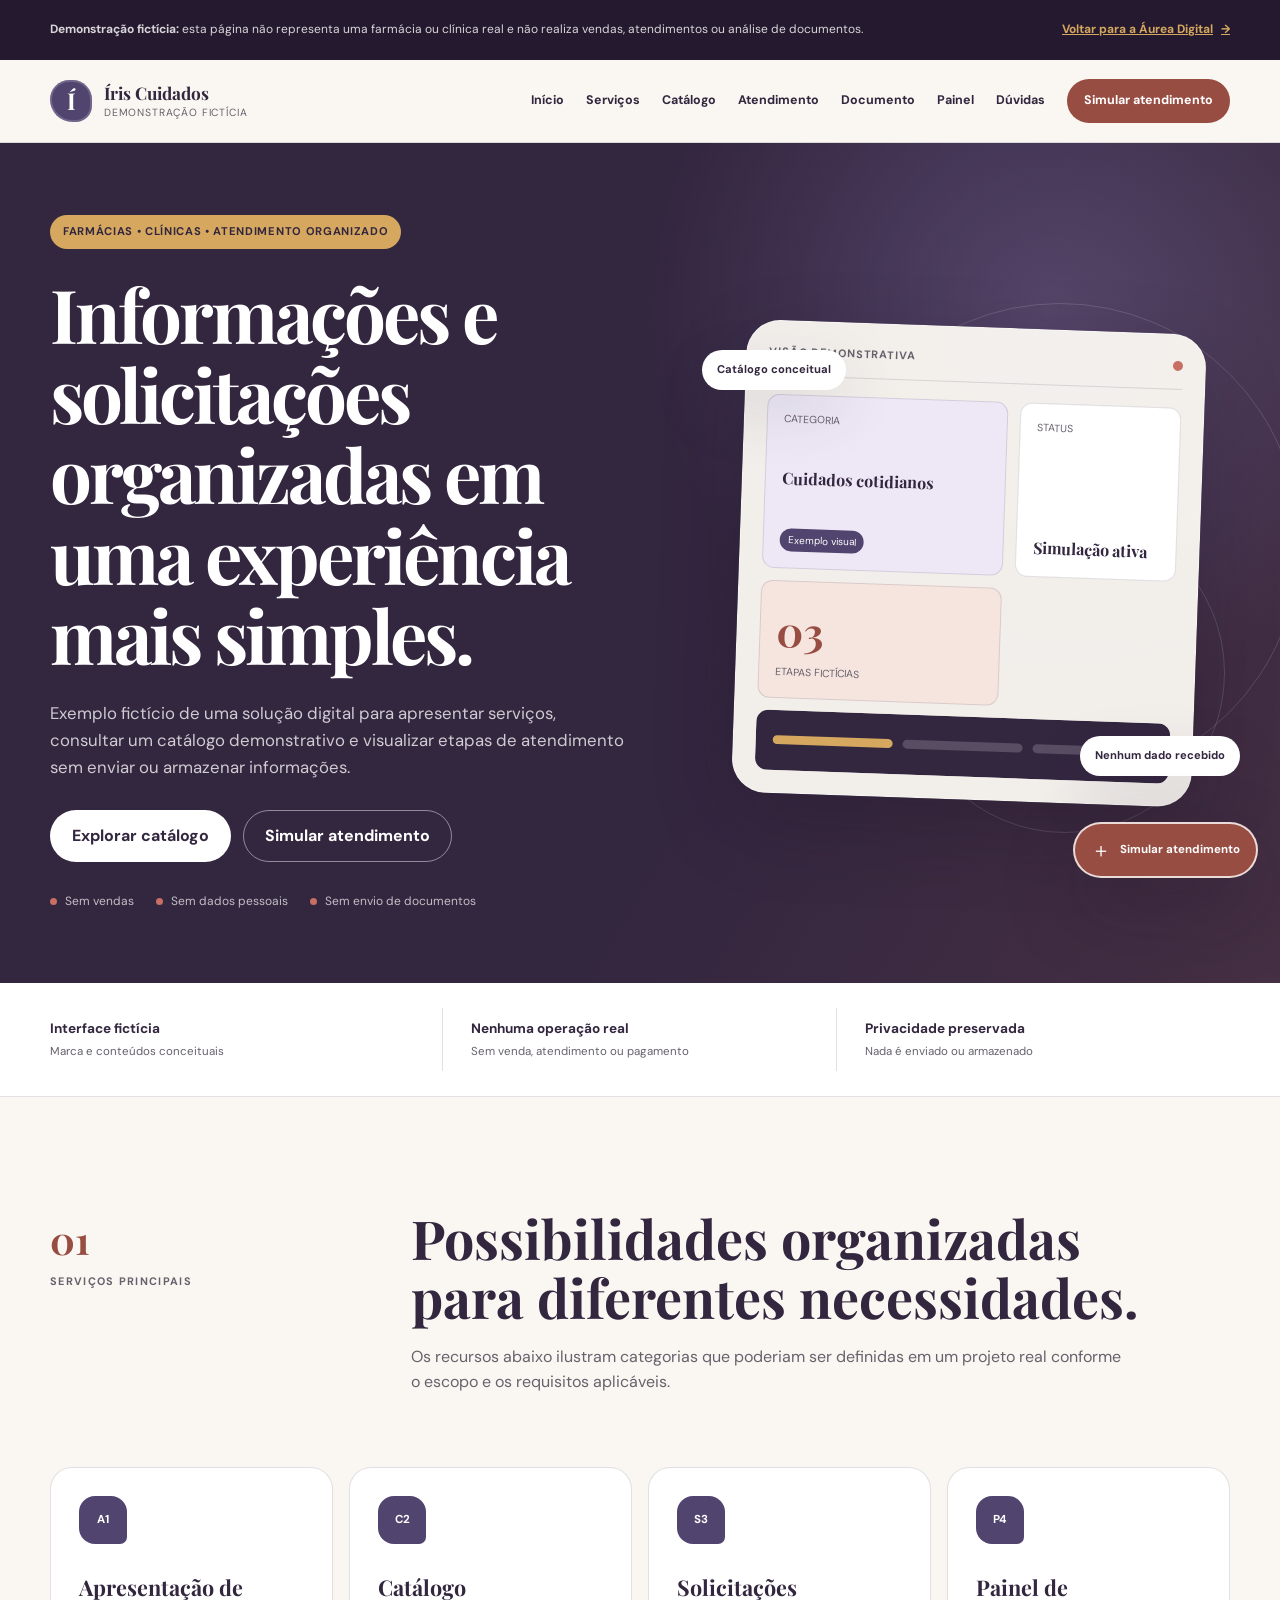
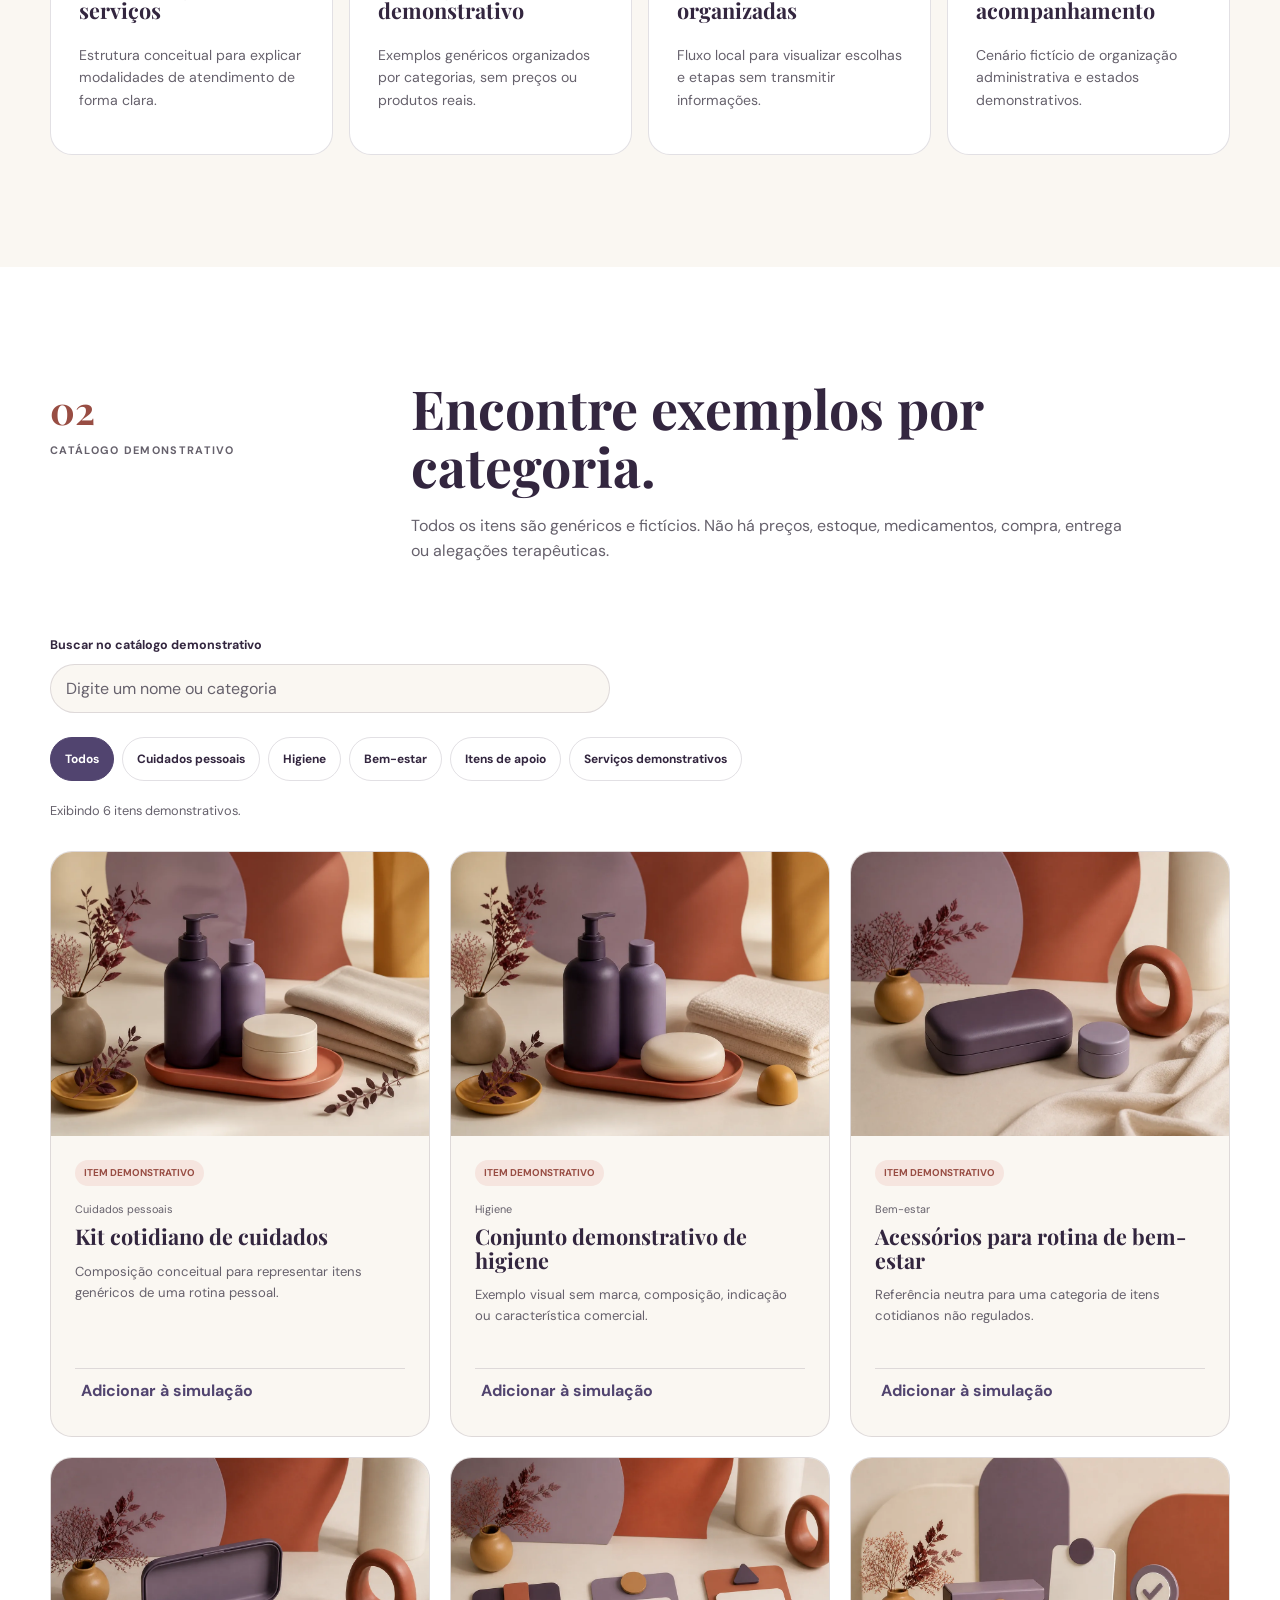
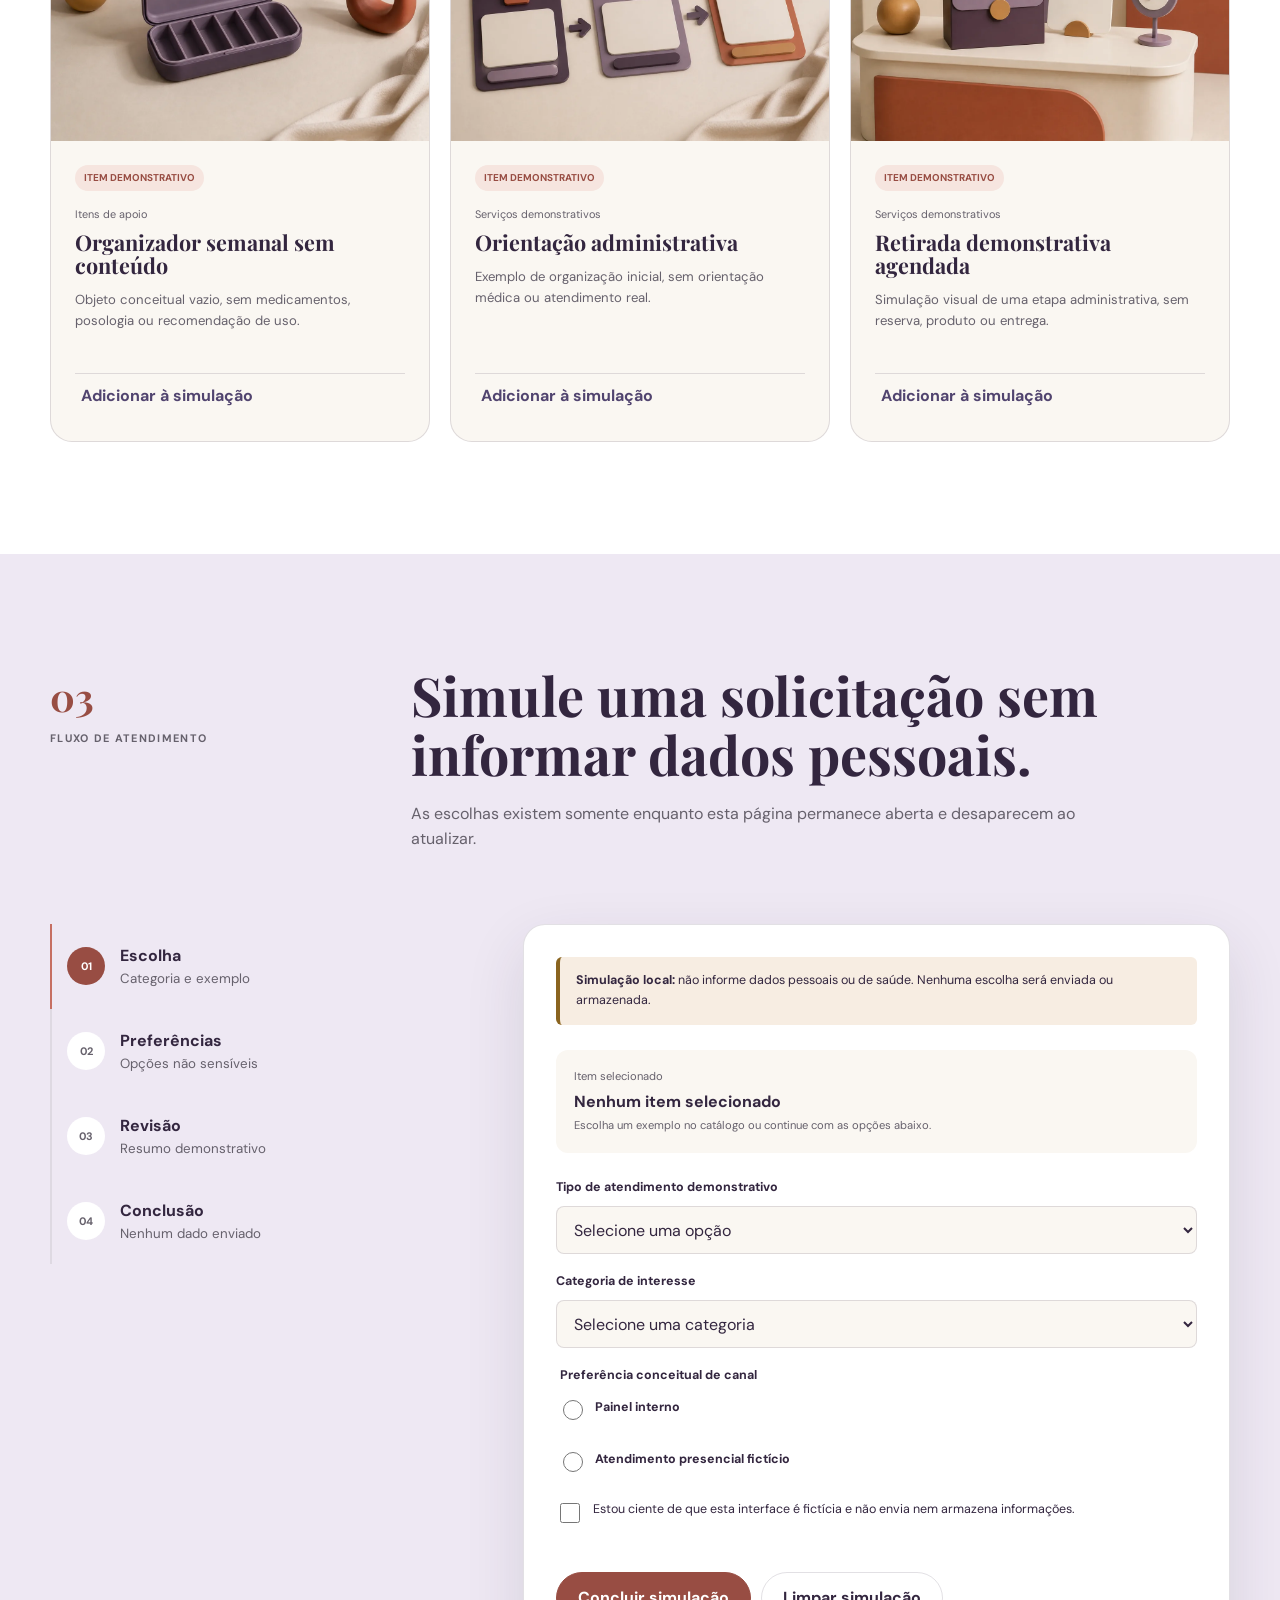
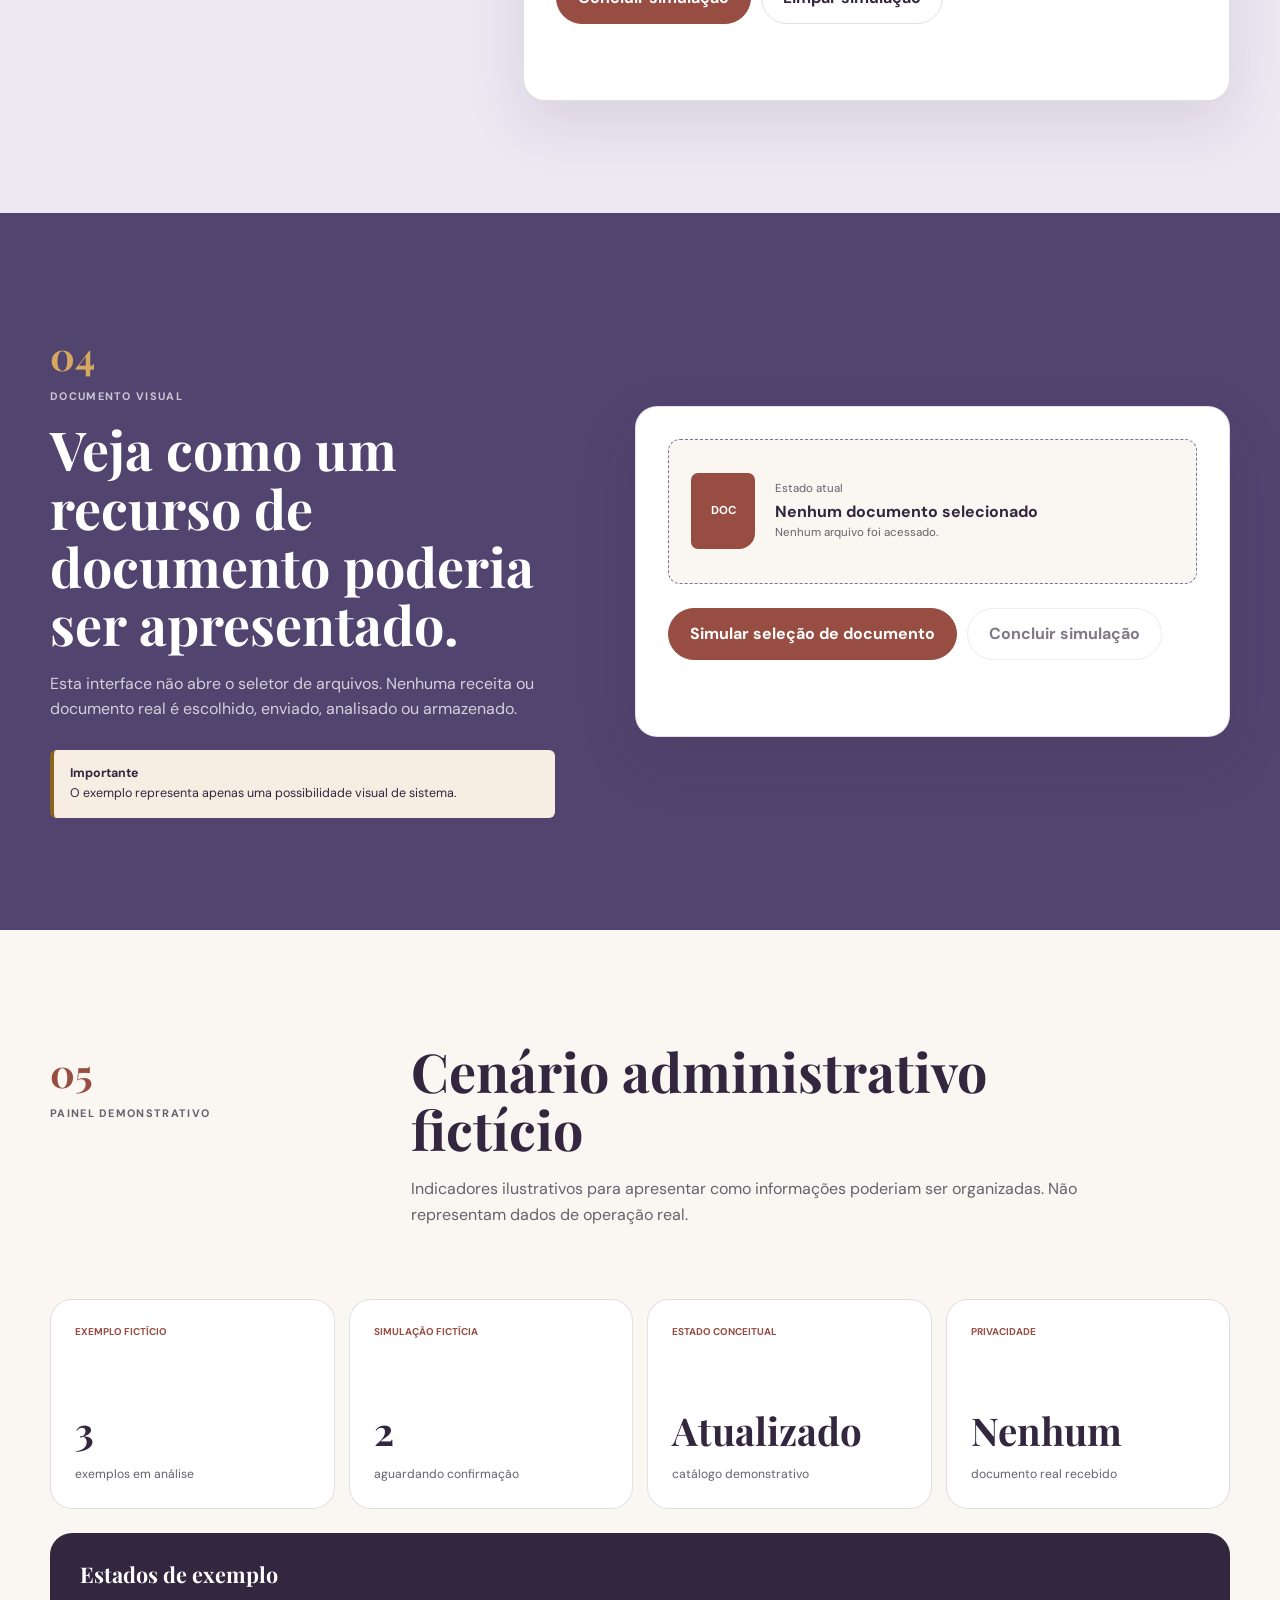
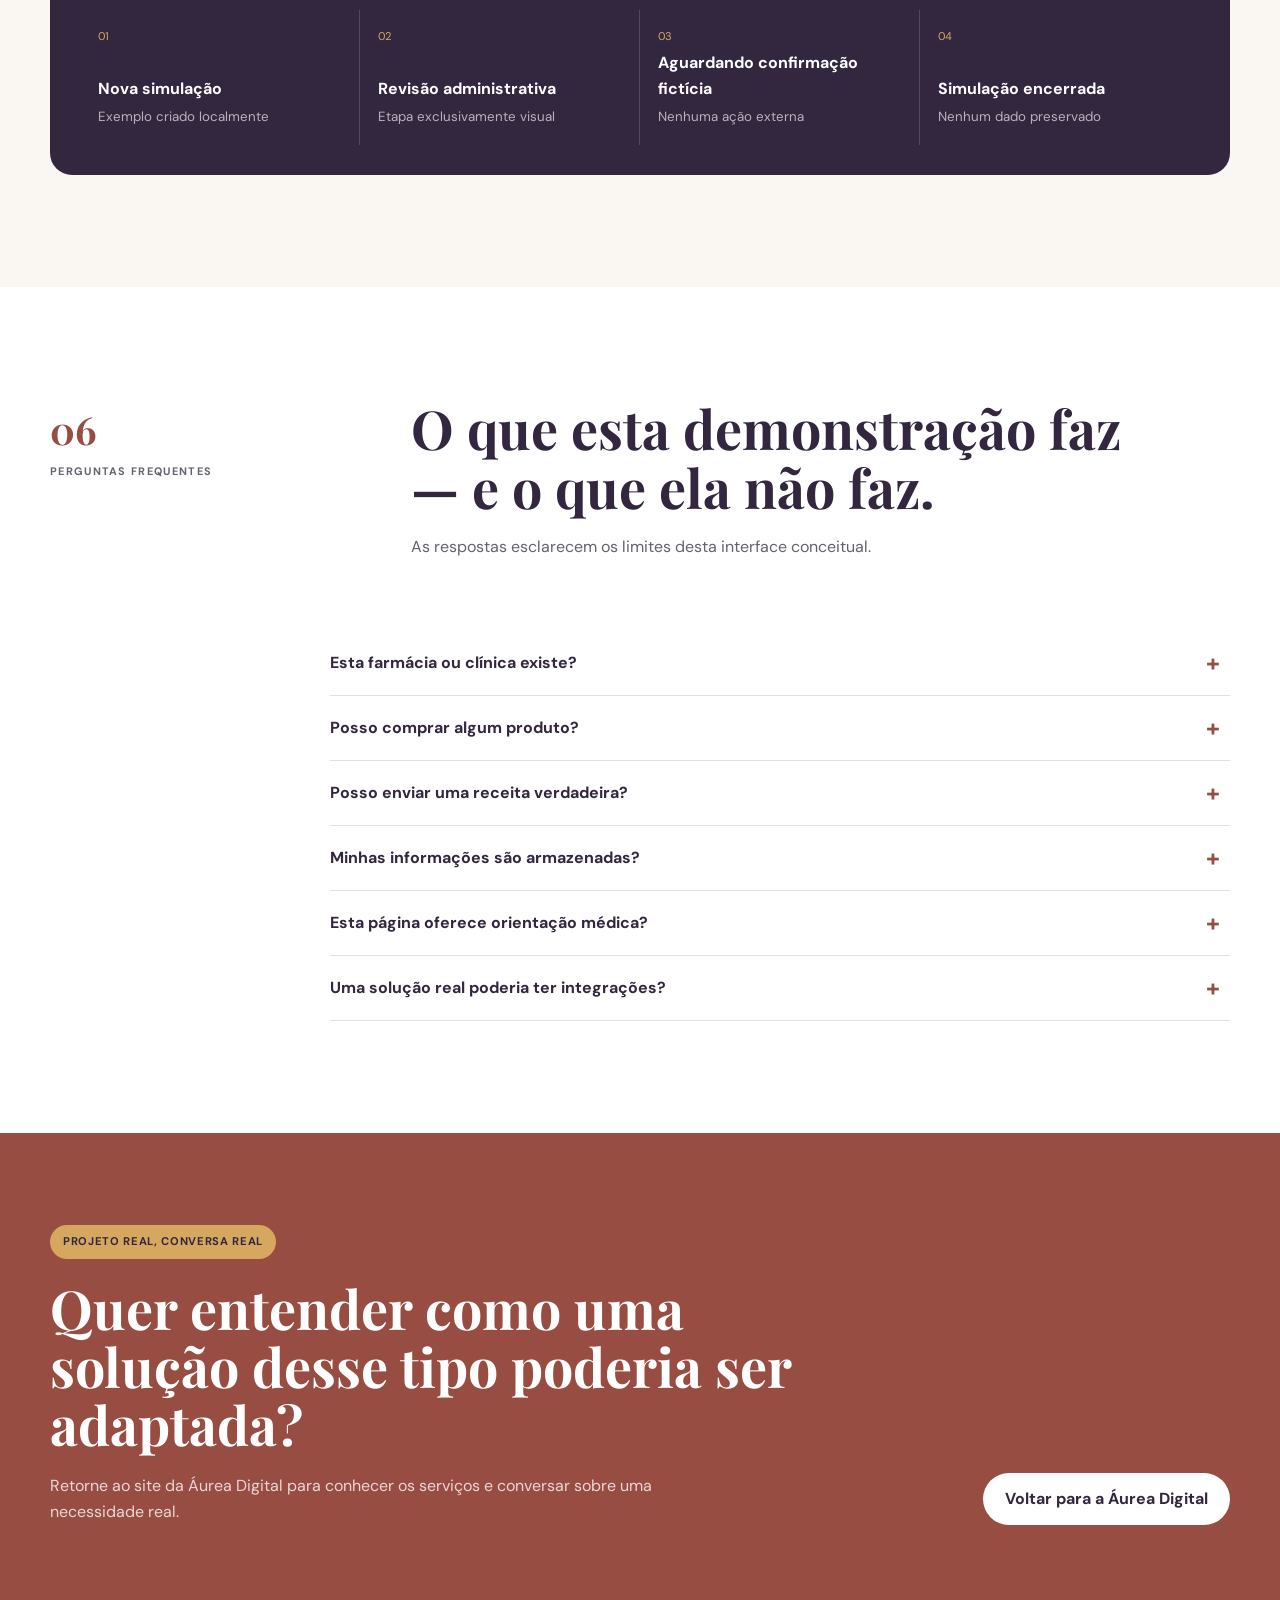
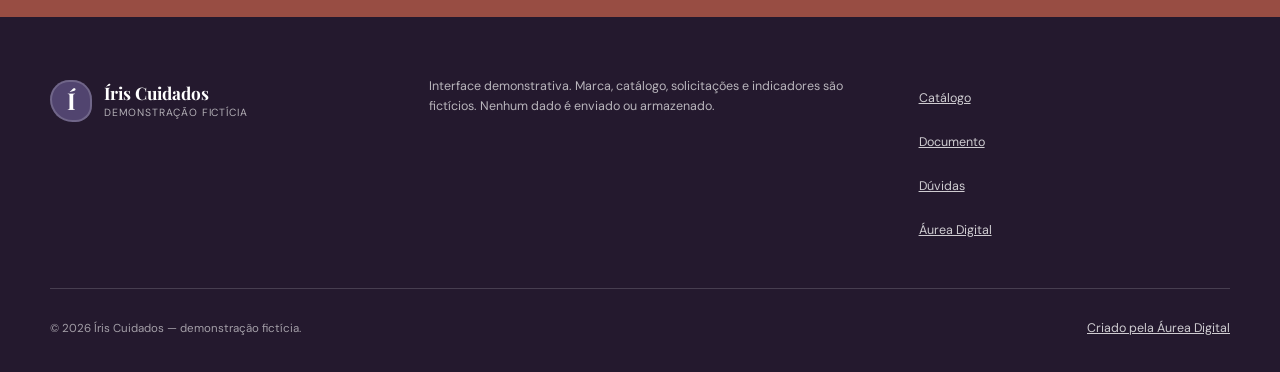
<file: demo-farmacia/index.html>
<!DOCTYPE html>
<html lang="pt-BR">
<head>
  <meta charset="UTF-8">
  <meta name="viewport" content="width=device-width, initial-scale=1.0">
  <meta name="description" content="Demonstração fictícia criada pela Áurea Digital para apresentar uma solução voltada a farmácias, clínicas e serviços de atendimento.">
  <meta name="robots" content="noindex, follow">
  <meta property="og:title" content="Íris Cuidados — demonstração fictícia | Áurea Digital">
  <meta property="og:description" content="Exemplo fictício de uma solução digital para catálogo, solicitações e organização administrativa.">
  <meta property="og:type" content="website">
  <meta property="og:site_name" content="Áurea Digital">
  <meta property="og:locale" content="pt_BR">
  <meta name="twitter:card" content="summary">
  <meta name="twitter:title" content="Íris Cuidados — demonstração fictícia | Áurea Digital">
  <meta name="twitter:description" content="Exemplo fictício de uma solução digital para catálogo, solicitações e organização administrativa.">
  <meta name="theme-color" content="#33263F">
  <link rel="icon" href="../assets/icons/favicon.svg" type="image/svg+xml">
  <link rel="icon" href="../assets/icons/favicon-48x48.png" type="image/png" sizes="48x48">
  <link rel="icon" href="../assets/icons/favicon.ico" sizes="any">
  <link rel="apple-touch-icon" href="../assets/icons/apple-touch-icon.png">
  <link rel="preconnect" href="https://fonts.googleapis.com">
  <link rel="preconnect" href="https://fonts.gstatic.com" crossorigin>
  <link href="https://fonts.googleapis.com/css2?family=DM+Sans:wght@400;500;600;700&family=Playfair+Display:wght@600;700&display=swap" rel="stylesheet">
  <link rel="stylesheet" href="style.css">
  <title>Íris Cuidados — demonstração fictícia | Áurea Digital</title>
</head>
<body>
  <a class="link-pular-conteudo" href="#conteudo-principal">Pular para o conteúdo</a>

  <aside class="faixa-demo" aria-label="Aviso de demonstração">
    <div class="container faixa-demo-interna">
      <p><strong>Demonstração fictícia:</strong> esta página não representa uma farmácia ou clínica real e não realiza vendas, atendimentos ou análise de documentos.</p>
      <a href="../index.html">Voltar para a Áurea Digital <span aria-hidden="true">→</span></a>
    </div>
  </aside>

  <header class="cabecalho" id="inicio">
    <div class="container cabecalho-interno">
      <a class="marca" href="#inicio" aria-label="Página inicial da demonstração Íris Cuidados">
        <span class="marca-simbolo" aria-hidden="true">Í</span>
        <span><strong>Íris Cuidados</strong><small>Demonstração fictícia</small></span>
      </a>

      <button class="botao-menu" type="button" aria-label="Abrir menu" aria-expanded="false" aria-controls="menuPrincipal">
        <span></span><span></span><span></span>
      </button>

      <nav class="menu" id="menuPrincipal" aria-label="Navegação principal">
        <a href="#inicio">Início</a>
        <a href="#servicos">Serviços</a>
        <a href="#catalogo">Catálogo</a>
        <a href="#atendimento">Atendimento</a>
        <a href="#documento">Documento</a>
        <a href="#painel">Painel</a>
        <a href="#duvidas">Dúvidas</a>
        <a class="menu-cta" href="#atendimento">Simular atendimento</a>
      </nav>
    </div>
    <div class="menu-sobreposicao" data-menu-sobreposicao aria-hidden="true"></div>
  </header>

  <main id="conteudo-principal" tabindex="-1">
    <section class="hero" aria-labelledby="titulo-principal">
      <div class="container hero-interno">
        <div class="hero-texto">
          <span class="etiqueta">Farmácias • Clínicas • Atendimento organizado</span>
          <h1 id="titulo-principal">Informações e solicitações organizadas em uma experiência mais simples.</h1>
          <p>Exemplo fictício de uma solução digital para apresentar serviços, consultar um catálogo demonstrativo e visualizar etapas de atendimento sem enviar ou armazenar informações.</p>
          <div class="grupo-botoes">
            <a class="botao botao-claro" href="#catalogo">Explorar catálogo</a>
            <a class="botao botao-contorno" href="#atendimento">Simular atendimento</a>
          </div>
          <div class="hero-informacoes" aria-label="Características da demonstração">
            <span>Sem vendas</span><span>Sem dados pessoais</span><span>Sem envio de documentos</span>
          </div>
        </div>

        <div class="hero-visual" aria-hidden="true">
          <div class="orbita orbita-a"></div><div class="orbita orbita-b"></div>
          <div class="painel-editorial">
            <div class="painel-topo"><span>Visão demonstrativa</span><i></i></div>
            <div class="painel-grade">
              <div class="modulo modulo-destaque"><small>Categoria</small><strong>Cuidados cotidianos</strong><span>Exemplo visual</span></div>
              <div class="modulo"><small>Status</small><strong>Simulação ativa</strong></div>
              <div class="modulo modulo-indicador"><b>03</b><small>etapas fictícias</small></div>
              <div class="modulo modulo-largo"><span></span><span></span><span></span></div>
            </div>
          </div>
          <span class="cartao-flutuante cartao-a">Catálogo conceitual</span>
          <span class="cartao-flutuante cartao-b">Nenhum dado recebido</span>
        </div>
      </div>
    </section>

    <section class="faixa-praticas" aria-label="Limites da demonstração">
      <div class="container grade-praticas">
        <div><strong>Interface fictícia</strong><span>Marca e conteúdos conceituais</span></div>
        <div><strong>Nenhuma operação real</strong><span>Sem venda, atendimento ou pagamento</span></div>
        <div><strong>Privacidade preservada</strong><span>Nada é enviado ou armazenado</span></div>
      </div>
    </section>

    <section class="secao servicos" id="servicos">
      <div class="container">
        <header class="cabecalho-secao">
          <div><span class="numero-secao">01</span><p class="titulo-menor">Serviços principais</p></div>
          <div><h2>Possibilidades organizadas para diferentes necessidades.</h2><p>Os recursos abaixo ilustram categorias que poderiam ser definidas em um projeto real conforme o escopo e os requisitos aplicáveis.</p></div>
        </header>
        <div class="grade-servicos">
          <article><span class="icone-servico" aria-hidden="true">A1</span><h3>Apresentação de serviços</h3><p>Estrutura conceitual para explicar modalidades de atendimento de forma clara.</p></article>
          <article><span class="icone-servico" aria-hidden="true">C2</span><h3>Catálogo demonstrativo</h3><p>Exemplos genéricos organizados por categorias, sem preços ou produtos reais.</p></article>
          <article><span class="icone-servico" aria-hidden="true">S3</span><h3>Solicitações organizadas</h3><p>Fluxo local para visualizar escolhas e etapas sem transmitir informações.</p></article>
          <article><span class="icone-servico" aria-hidden="true">P4</span><h3>Painel de acompanhamento</h3><p>Cenário fictício de organização administrativa e estados demonstrativos.</p></article>
        </div>
      </div>
    </section>

    <section class="secao catalogo" id="catalogo">
      <div class="container">
        <header class="cabecalho-secao">
          <div><span class="numero-secao">02</span><p class="titulo-menor">Catálogo demonstrativo</p></div>
          <div><h2>Encontre exemplos por categoria.</h2><p>Todos os itens são genéricos e fictícios. Não há preços, estoque, medicamentos, compra, entrega ou alegações terapêuticas.</p></div>
        </header>

        <div class="barra-catalogo">
          <div class="campo-busca">
            <label for="buscaCatalogo">Buscar no catálogo demonstrativo</label>
            <input id="buscaCatalogo" type="search" autocomplete="off" placeholder="Digite um nome ou categoria">
          </div>
          <div class="filtros" aria-label="Filtrar catálogo">
            <button type="button" data-filter="todos" aria-pressed="true">Todos</button>
            <button type="button" data-filter="cuidados" aria-pressed="false">Cuidados pessoais</button>
            <button type="button" data-filter="higiene" aria-pressed="false">Higiene</button>
            <button type="button" data-filter="bem-estar" aria-pressed="false">Bem-estar</button>
            <button type="button" data-filter="apoio" aria-pressed="false">Itens de apoio</button>
            <button type="button" data-filter="servicos" aria-pressed="false">Serviços demonstrativos</button>
          </div>
        </div>

        <p class="resultado-catalogo" id="resultadoCatalogo" role="status" aria-live="polite">Exibindo 6 itens demonstrativos.</p>

        <div class="grade-catalogo">
          <article class="item-catalogo" data-category="cuidados" data-search="kit cotidiano cuidados pessoais rotina">
            <div class="visual-item visual-cuidados"><img src="../assets/farmacia/kit-cuidados.webp" alt="Visual conceitual de um conjunto genérico de autocuidado com frascos neutros, bandeja e tecido em tons suaves." width="1200" height="900" loading="lazy" decoding="async"></div>
            <div class="item-conteudo"><span>Item demonstrativo</span><small>Cuidados pessoais</small><h3>Kit cotidiano de cuidados</h3><p>Composição conceitual para representar itens genéricos de uma rotina pessoal.</p><button type="button" data-select-item="Kit cotidiano de cuidados" data-select-category="Cuidados pessoais">Adicionar à simulação</button></div>
          </article>
          <article class="item-catalogo" data-category="higiene" data-search="conjunto demonstrativo higiene rotina">
            <div class="visual-item visual-higiene"><img src="../assets/farmacia/conjunto-higiene.webp" alt="Visual conceitual de itens genéricos de higiene organizados sobre uma superfície clara, sem marcas ou rótulos." width="1200" height="900" loading="lazy" decoding="async"></div>
            <div class="item-conteudo"><span>Item demonstrativo</span><small>Higiene</small><h3>Conjunto demonstrativo de higiene</h3><p>Exemplo visual sem marca, composição, indicação ou característica comercial.</p><button type="button" data-select-item="Conjunto demonstrativo de higiene" data-select-category="Higiene">Adicionar à simulação</button></div>
          </article>
          <article class="item-catalogo" data-category="bem-estar" data-search="acessórios rotina bem-estar">
            <div class="visual-item visual-bem-estar"><img src="../assets/farmacia/acessorios-bem-estar.webp" alt="Visual conceitual de acessórios neutros para uma rotina de bem-estar em tons de ameixa, coral e âmbar." width="1200" height="900" loading="lazy" decoding="async"></div>
            <div class="item-conteudo"><span>Item demonstrativo</span><small>Bem-estar</small><h3>Acessórios para rotina de bem-estar</h3><p>Referência neutra para uma categoria de itens cotidianos não regulados.</p><button type="button" data-select-item="Acessórios para rotina de bem-estar" data-select-category="Bem-estar">Adicionar à simulação</button></div>
          </article>
          <article class="item-catalogo" data-category="apoio" data-search="organizador semanal vazio itens apoio">
            <div class="visual-item visual-apoio"><img src="../assets/farmacia/organizador-semanal.webp" alt="Visual conceitual de um organizador semanal vazio, com divisórias abertas e sem medicamentos." width="1200" height="900" loading="lazy" decoding="async"></div>
            <div class="item-conteudo"><span>Item demonstrativo</span><small>Itens de apoio</small><h3>Organizador semanal sem conteúdo</h3><p>Objeto conceitual vazio, sem medicamentos, posologia ou recomendação de uso.</p><button type="button" data-select-item="Organizador semanal sem conteúdo" data-select-category="Itens de apoio">Adicionar à simulação</button></div>
          </article>
          <article class="item-catalogo" data-category="servicos" data-search="orientação administrativa serviço atendimento">
            <div class="visual-item visual-servico"><img src="../assets/farmacia/orientacao-administrativa.webp" alt="Visual conceitual de cartões e elementos abstratos representando um fluxo administrativo sem dados pessoais." width="1200" height="900" loading="lazy" decoding="async"></div>
            <div class="item-conteudo"><span>Item demonstrativo</span><small>Serviços demonstrativos</small><h3>Orientação administrativa</h3><p>Exemplo de organização inicial, sem orientação médica ou atendimento real.</p><button type="button" data-select-item="Orientação administrativa" data-select-category="Serviços demonstrativos">Adicionar à simulação</button></div>
          </article>
          <article class="item-catalogo" data-category="servicos" data-search="retirada demonstrativa agendada serviço">
            <div class="visual-item visual-retirada"><img src="../assets/farmacia/retirada-agendada.webp" alt="Visual conceitual de uma etapa administrativa de retirada, com embalagem neutra e cartão abstrato de confirmação." width="1200" height="900" loading="lazy" decoding="async"></div>
            <div class="item-conteudo"><span>Item demonstrativo</span><small>Serviços demonstrativos</small><h3>Retirada demonstrativa agendada</h3><p>Simulação visual de uma etapa administrativa, sem reserva, produto ou entrega.</p><button type="button" data-select-item="Retirada demonstrativa agendada" data-select-category="Serviços demonstrativos">Adicionar à simulação</button></div>
          </article>
        </div>
        <p class="sem-resultados" id="semResultados" hidden>Nenhum item demonstrativo corresponde à busca ou ao filtro selecionado.</p>
      </div>
    </section>

    <section class="secao atendimento" id="atendimento">
      <div class="container">
        <header class="cabecalho-secao">
          <div><span class="numero-secao">03</span><p class="titulo-menor">Fluxo de atendimento</p></div>
          <div><h2>Simule uma solicitação sem informar dados pessoais.</h2><p>As escolhas existem somente enquanto esta página permanece aberta e desaparecem ao atualizar.</p></div>
        </header>

        <div class="atendimento-grade">
          <ol class="etapas-atendimento" aria-label="Etapas da simulação">
            <li class="etapa-ativa" data-step="1"><span>01</span><div><strong>Escolha</strong><small>Categoria e exemplo</small></div></li>
            <li data-step="2"><span>02</span><div><strong>Preferências</strong><small>Opções não sensíveis</small></div></li>
            <li data-step="3"><span>03</span><div><strong>Revisão</strong><small>Resumo demonstrativo</small></div></li>
            <li data-step="4"><span>04</span><div><strong>Conclusão</strong><small>Nenhum dado enviado</small></div></li>
          </ol>

          <form class="formulario-atendimento" id="formularioAtendimento">
            <p class="aviso-formulario"><strong>Simulação local:</strong> não informe dados pessoais ou de saúde. Nenhuma escolha será enviada ou armazenada.</p>

            <div class="resumo-selecao" aria-live="polite">
              <span>Item selecionado</span>
              <strong id="itemSelecionado">Nenhum item selecionado</strong>
              <small id="categoriaSelecionada">Escolha um exemplo no catálogo ou continue com as opções abaixo.</small>
            </div>

            <div class="campo">
              <label for="tipoAtendimento">Tipo de atendimento demonstrativo</label>
              <select id="tipoAtendimento" required>
                <option value="">Selecione uma opção</option>
                <option value="informacoes">Consulta de informações</option>
                <option value="catalogo">Apoio para navegar no catálogo</option>
                <option value="servico">Organização de um serviço demonstrativo</option>
              </select>
            </div>
            <div class="campo">
              <label for="interesseAtendimento">Categoria de interesse</label>
              <select id="interesseAtendimento" required>
                <option value="">Selecione uma categoria</option>
                <option value="cuidados">Cuidados pessoais</option>
                <option value="higiene">Higiene</option>
                <option value="bem-estar">Bem-estar</option>
                <option value="apoio">Itens de apoio</option>
                <option value="servicos">Serviços demonstrativos</option>
              </select>
            </div>
            <fieldset class="campo canal">
              <legend>Preferência conceitual de canal</legend>
              <label><input type="radio" id="canalPainel" value="painel"> <span>Painel interno</span></label>
              <label><input type="radio" id="canalPresencial" value="presencial"> <span>Atendimento presencial fictício</span></label>
            </fieldset>
            <label class="confirmacao" for="confirmacaoDemo">
              <input id="confirmacaoDemo" type="checkbox" required>
              <span>Estou ciente de que esta interface é fictícia e não envia nem armazena informações.</span>
            </label>

            <div class="acoes-formulario">
              <button class="botao botao-primario" type="submit">Concluir simulação</button>
              <button class="botao botao-secundario" type="button" id="limparSimulacao">Limpar simulação</button>
            </div>
            <p class="mensagem-formulario" id="mensagemAtendimento" role="status" aria-live="polite"></p>
          </form>
        </div>
      </div>
    </section>

    <section class="secao documento" id="documento">
      <div class="container documento-grade">
        <div>
          <span class="numero-secao">04</span>
          <p class="titulo-menor">Documento visual</p>
          <h2>Veja como um recurso de documento poderia ser apresentado.</h2>
          <p>Esta interface não abre o seletor de arquivos. Nenhuma receita ou documento real é escolhido, enviado, analisado ou armazenado.</p>
          <div class="aviso-documento"><strong>Importante</strong><span>O exemplo representa apenas uma possibilidade visual de sistema.</span></div>
        </div>

        <div class="simulador-documento">
          <div class="documento-estado" id="estadoDocumento" aria-live="polite">
            <span class="documento-icone" aria-hidden="true">DOC</span>
            <div><small>Estado atual</small><strong id="nomeDocumento">Nenhum documento selecionado</strong><span id="detalheDocumento">Nenhum arquivo foi acessado.</span></div>
          </div>
          <div class="acoes-documento">
            <button class="botao botao-primario" type="button" id="simularDocumento">Simular seleção de documento</button>
            <button class="botao botao-secundario" type="button" id="concluirDocumento" disabled>Concluir simulação</button>
          </div>
          <p class="mensagem-documento" id="mensagemDocumento" role="status" aria-live="polite"></p>
        </div>
      </div>
    </section>

    <section class="secao painel" id="painel">
      <div class="container">
        <header class="cabecalho-secao">
          <div><span class="numero-secao">05</span><p class="titulo-menor">Painel demonstrativo</p></div>
          <div><h2>Cenário administrativo fictício</h2><p>Indicadores ilustrativos para apresentar como informações poderiam ser organizadas. Não representam dados de operação real.</p></div>
        </header>
        <div class="grade-indicadores" aria-label="Indicadores fictícios">
          <article><span>Exemplo fictício</span><strong>3</strong><p>exemplos em análise</p></article>
          <article><span>Simulação fictícia</span><strong>2</strong><p>aguardando confirmação</p></article>
          <article><span>Estado conceitual</span><strong>Atualizado</strong><p>catálogo demonstrativo</p></article>
          <article><span>Privacidade</span><strong>Nenhum</strong><p>documento real recebido</p></article>
        </div>
        <div class="lista-status">
          <h3>Estados de exemplo</h3>
          <ol>
            <li><span>01</span><strong>Nova simulação</strong><small>Exemplo criado localmente</small></li>
            <li><span>02</span><strong>Revisão administrativa</strong><small>Etapa exclusivamente visual</small></li>
            <li><span>03</span><strong>Aguardando confirmação fictícia</strong><small>Nenhuma ação externa</small></li>
            <li><span>04</span><strong>Simulação encerrada</strong><small>Nenhum dado preservado</small></li>
          </ol>
        </div>
      </div>
    </section>

    <section class="secao duvidas" id="duvidas">
      <div class="container">
        <header class="cabecalho-secao">
          <div><span class="numero-secao">06</span><p class="titulo-menor">Perguntas frequentes</p></div>
          <div><h2>O que esta demonstração faz — e o que ela não faz.</h2><p>As respostas esclarecem os limites desta interface conceitual.</p></div>
        </header>
        <div class="lista-faq">
          <details><summary>Esta farmácia ou clínica existe?</summary><p>Não. Íris Cuidados é uma marca fictícia criada pela Áurea Digital apenas para esta demonstração.</p></details>
          <details><summary>Posso comprar algum produto?</summary><p>Não. Não existem produtos reais, preços, estoque, carrinho, entrega ou pagamento nesta página.</p></details>
          <details><summary>Posso enviar uma receita verdadeira?</summary><p>Não. A seção de documento é somente visual e não permite selecionar ou enviar qualquer arquivo.</p></details>
          <details><summary>Minhas informações são armazenadas?</summary><p>Não. A demonstração não solicita dados pessoais ou de saúde e não utiliza armazenamento local.</p></details>
          <details><summary>Esta página oferece orientação médica?</summary><p>Não. Ela não oferece diagnóstico, recomendação, prescrição ou atendimento em saúde.</p></details>
          <details><summary>Uma solução real poderia ter integrações?</summary><p>Sim, quando forem adequadas ao projeto e definidas no escopo, com avaliação dos requisitos técnicos, legais e de privacidade.</p></details>
        </div>
      </div>
    </section>

    <section class="contato-interno" id="contato-interno">
      <div class="container contato-conteudo">
        <div><span class="etiqueta">Projeto real, conversa real</span><h2>Quer entender como uma solução desse tipo poderia ser adaptada?</h2><p>Retorne ao site da Áurea Digital para conhecer os serviços e conversar sobre uma necessidade real.</p></div>
        <a class="botao botao-claro" href="../index.html">Voltar para a Áurea Digital</a>
      </div>
    </section>
  </main>

  <footer class="rodape">
    <div class="container rodape-grade">
      <a class="marca marca-rodape" href="#inicio" aria-label="Voltar ao início da demonstração Íris Cuidados">
        <span class="marca-simbolo" aria-hidden="true">Í</span>
        <span><strong>Íris Cuidados</strong><small>Demonstração fictícia</small></span>
      </a>
      <p>Interface demonstrativa. Marca, catálogo, solicitações e indicadores são fictícios. Nenhum dado é enviado ou armazenado.</p>
      <nav class="rodape-links" aria-label="Navegação do rodapé">
        <a href="#catalogo">Catálogo</a><a href="#documento">Documento</a><a href="#duvidas">Dúvidas</a><a href="../index.html">Áurea Digital</a>
      </nav>
    </div>
    <div class="container rodape-final"><span>© <span data-ano></span> Íris Cuidados — demonstração fictícia.</span><a href="../index.html">Criado pela Áurea Digital</a></div>
  </footer>

  <a class="contato-flutuante" href="#atendimento" aria-label="Simular atendimento nesta demonstração">
    <span aria-hidden="true">＋</span><strong>Simular atendimento</strong>
  </a>

  <script src="script.js"></script>
</body>
</html>
</file>
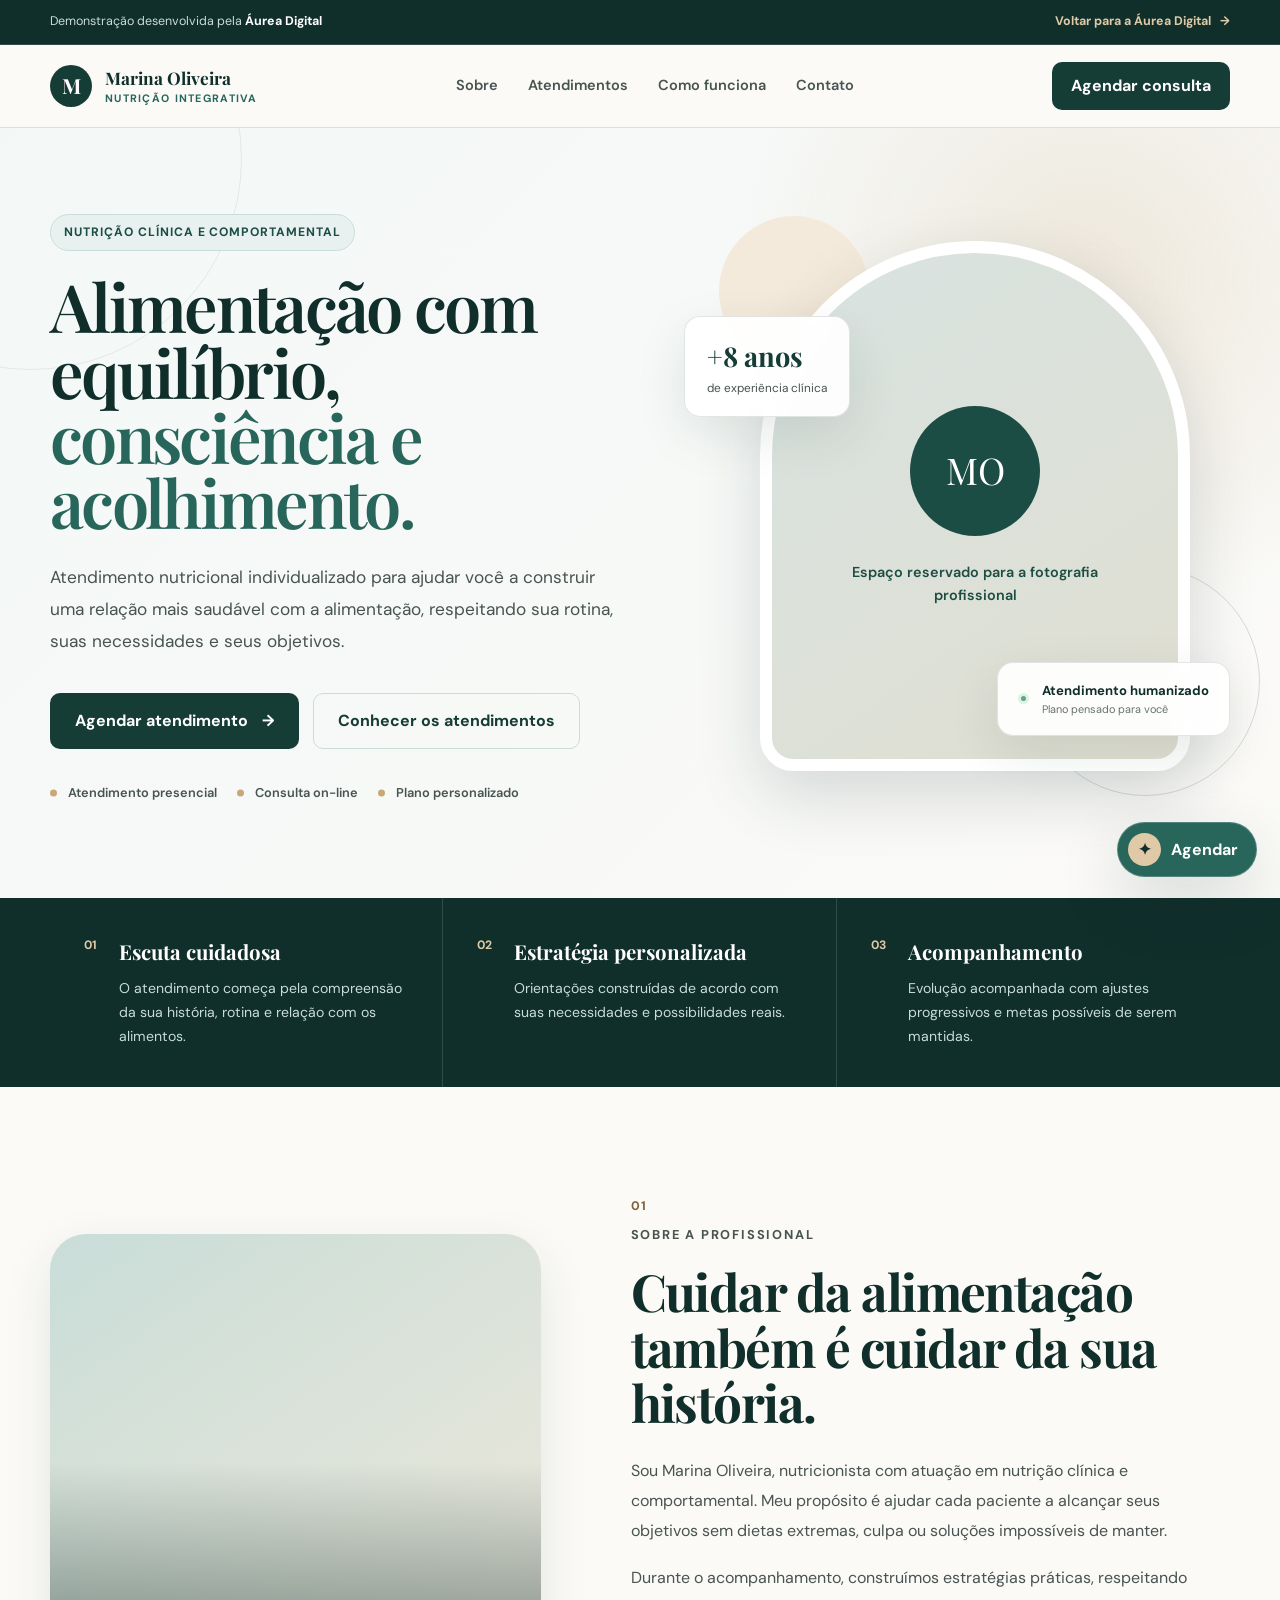
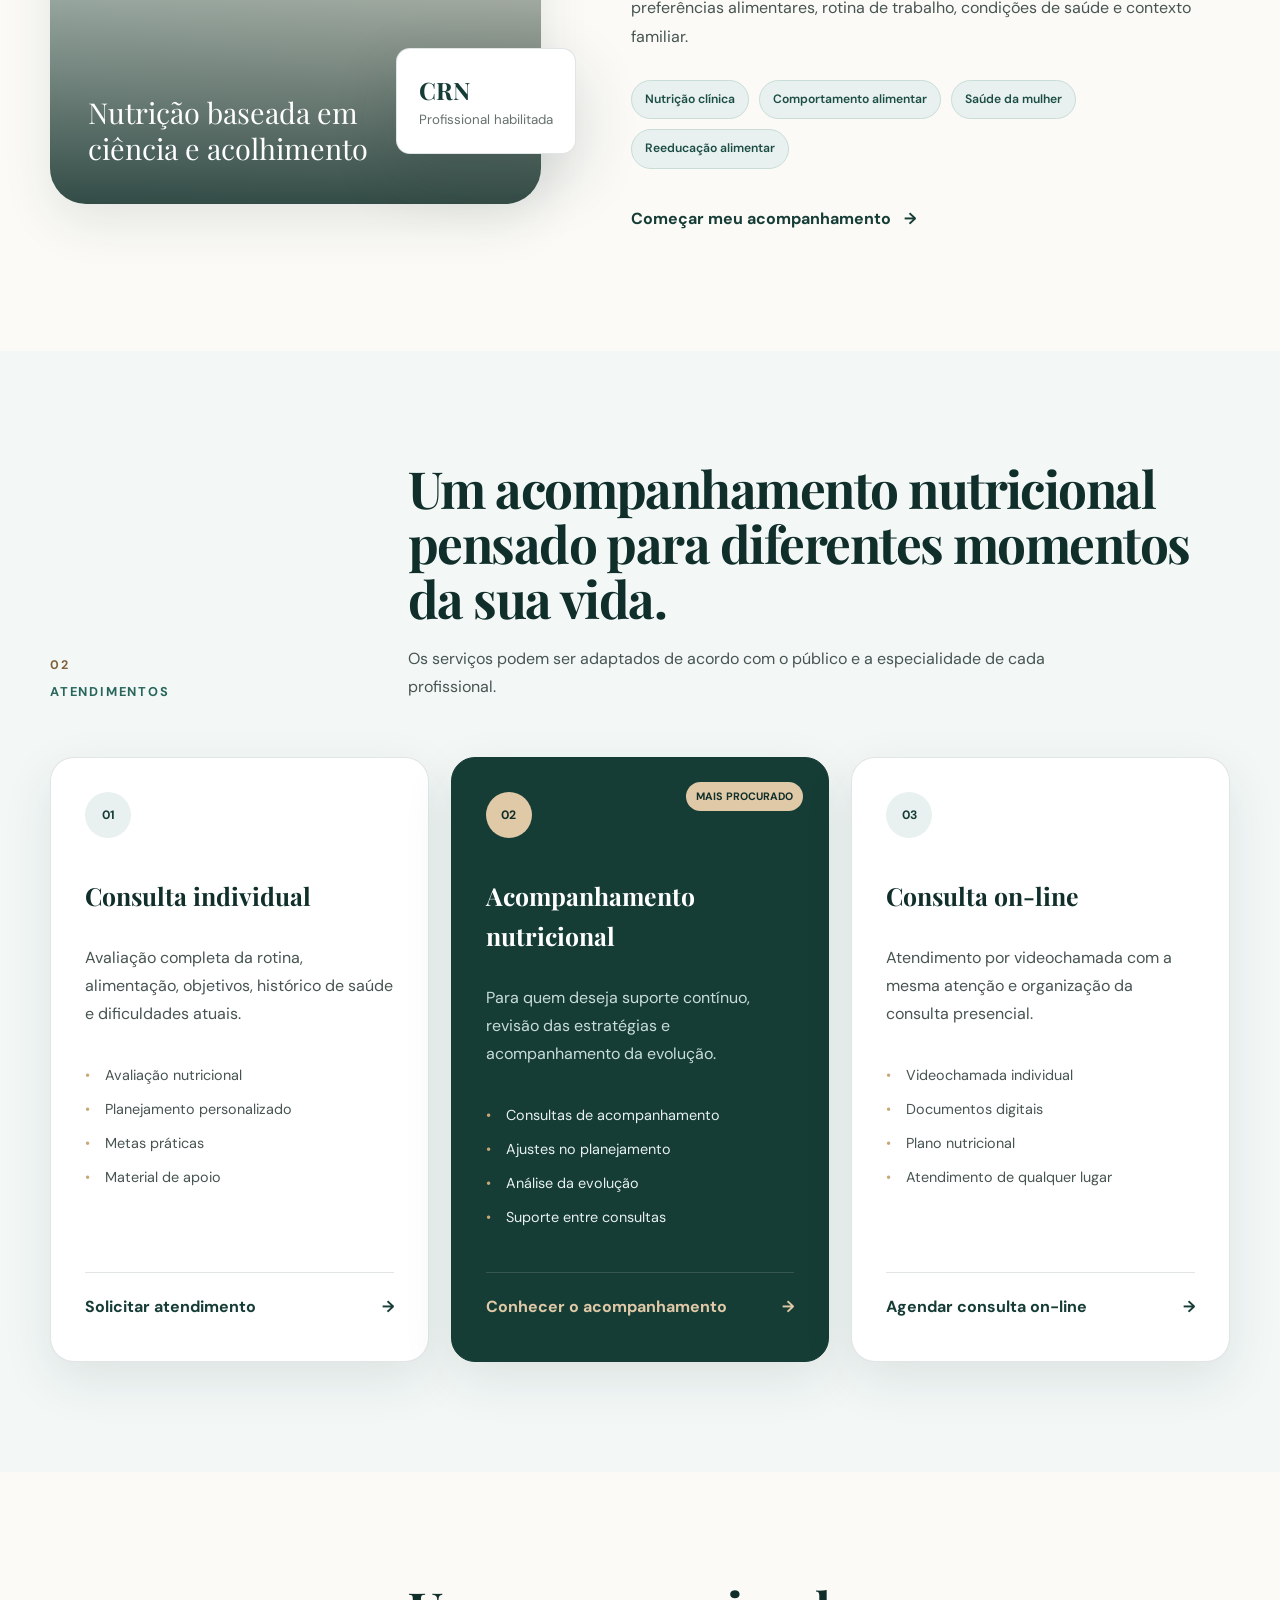
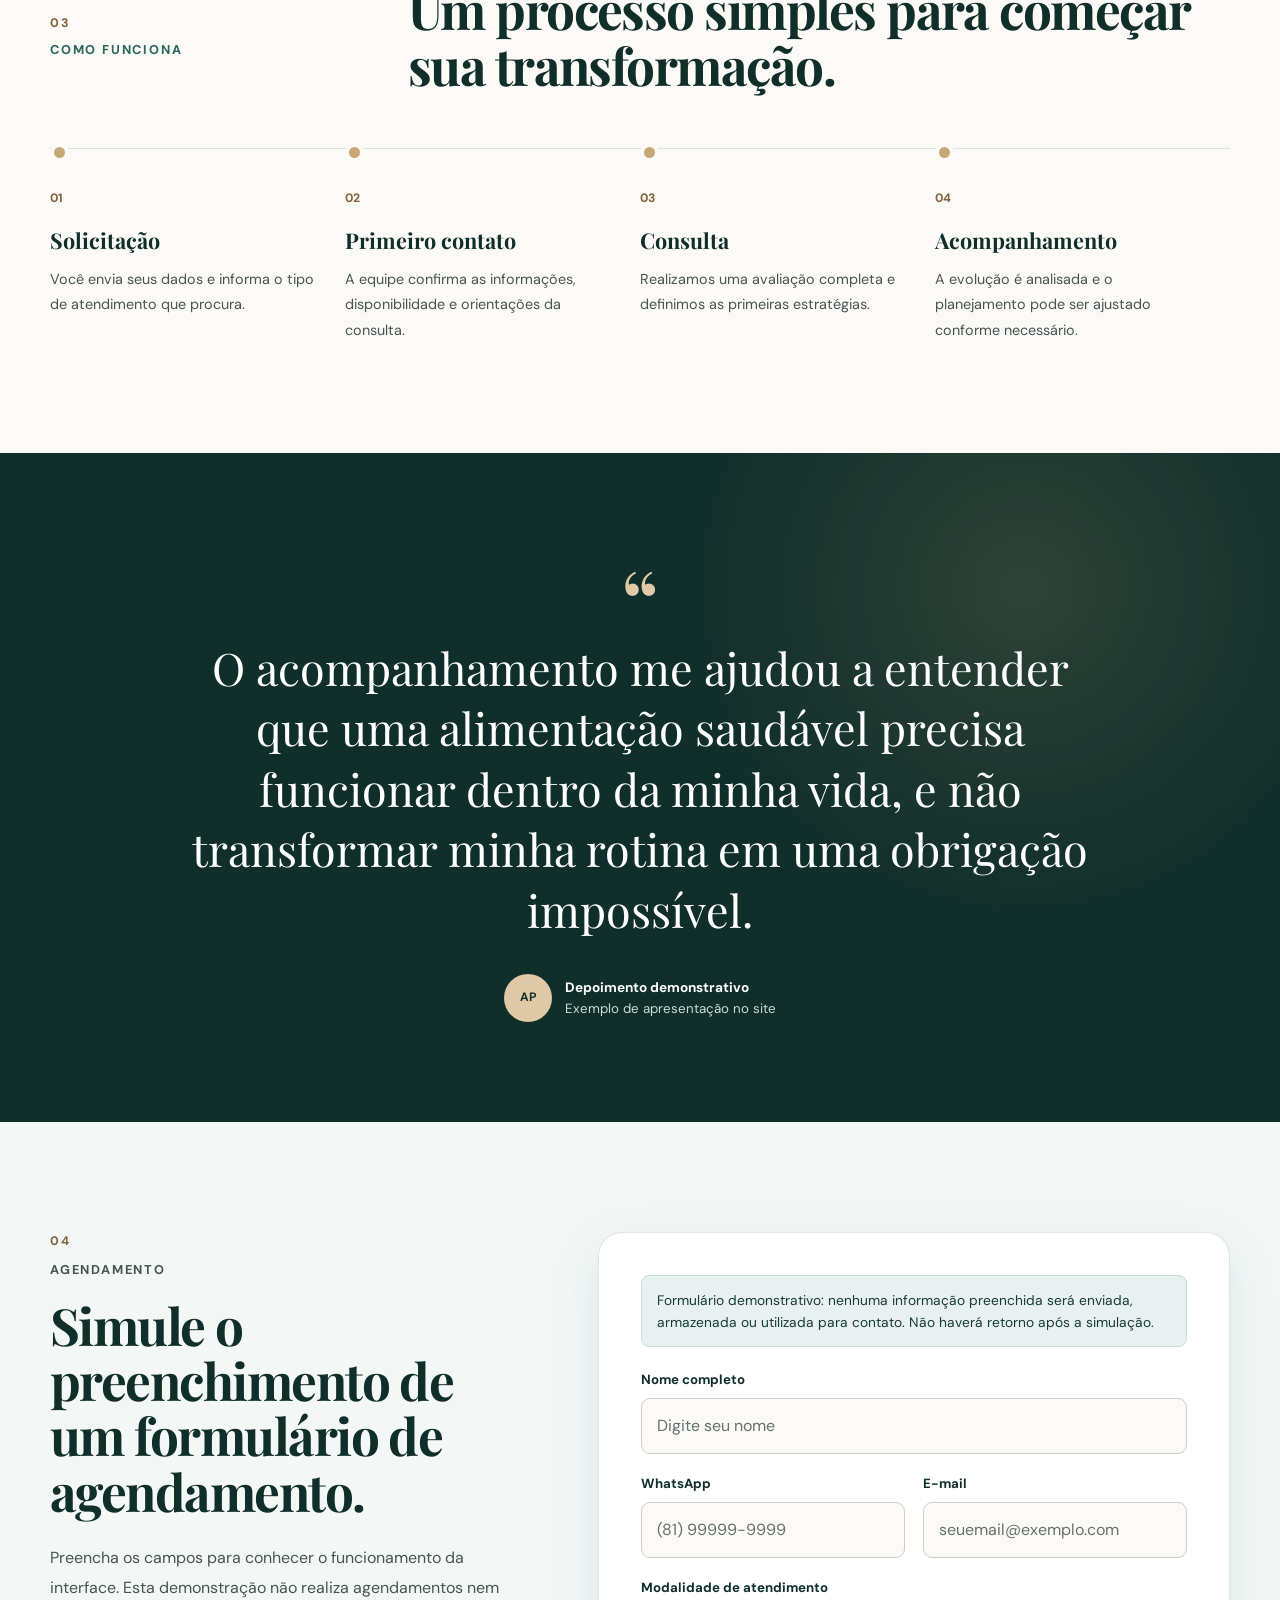
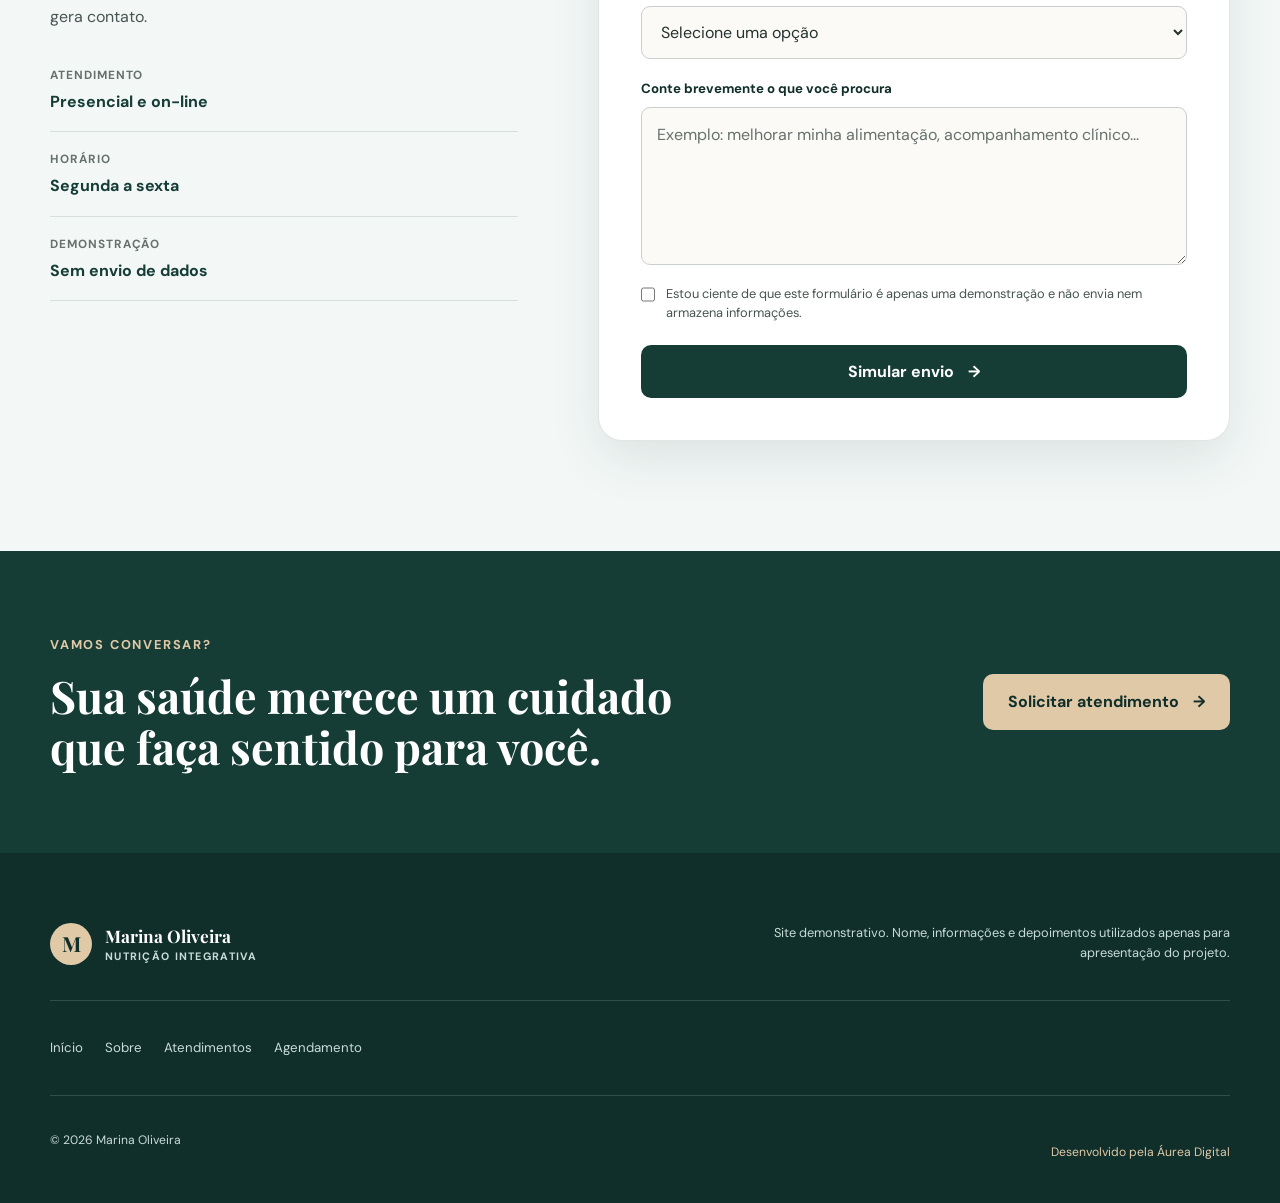
<file: demo-saude/index.html>
<!DOCTYPE html>
<html lang="pt-BR">
<head>
  <meta charset="UTF-8">

  <meta
    name="viewport"
    content="width=device-width, initial-scale=1.0"
  >

  <meta
    name="description"
    content="Demonstração fictícia criada pela Áurea Digital para apresentar uma solução digital voltada à área de Saúde e Nutrição."
  >

  <meta name="robots" content="noindex, follow">

  <meta
    property="og:title"
    content="Demonstração Saúde e Nutrição | Áurea Digital"
  >

  <meta
    property="og:description"
    content="Exemplo fictício de uma solução digital criada pela Áurea Digital para profissionais de Saúde e Nutrição."
  >

  <meta property="og:type" content="website">
  <meta property="og:site_name" content="Áurea Digital">
  <meta property="og:locale" content="pt_BR">

  <meta name="twitter:card" content="summary">

  <meta
    name="twitter:title"
    content="Demonstração Saúde e Nutrição | Áurea Digital"
  >

  <meta
    name="twitter:description"
    content="Exemplo fictício de uma solução digital criada pela Áurea Digital para profissionais de Saúde e Nutrição."
  >

  <meta name="theme-color" content="#163c36">

  <title>Demonstração Saúde e Nutrição | Áurea Digital</title>

  <link rel="icon" href="../assets/icons/favicon.svg" type="image/svg+xml">
  <link rel="icon" href="../assets/icons/favicon-48x48.png" type="image/png" sizes="48x48">
  <link rel="icon" href="../assets/icons/favicon.ico" type="image/x-icon" sizes="any">
  <link rel="apple-touch-icon" href="../assets/icons/apple-touch-icon.png" sizes="180x180">

  <link rel="preconnect" href="https://fonts.googleapis.com">

  <link rel="preconnect" href="https://fonts.gstatic.com" crossorigin>

  <link
    href="https://fonts.googleapis.com/css2?family=DM+Sans:wght@400;500;600;700&family=Playfair+Display:wght@500;600;700&display=swap"
    rel="stylesheet"
  >

  <link rel="stylesheet" href="style.css">
</head>

<body>

  <a class="link-pular-conteudo" href="#conteudo-principal">
    Pular para o conteúdo
  </a>

  <!-- Faixa da demonstração -->
  <div class="barra-demonstracao">
    <div class="container barra-demonstracao-conteudo">
      <p>
        Demonstração desenvolvida pela
        <strong>Áurea Digital</strong>
      </p>

      <a href="../index.html">
        Voltar para a Áurea Digital
        <span aria-hidden="true">→</span>
      </a>
    </div>
  </div>

  <!-- Cabeçalho -->
  <header class="cabecalho" id="inicio">
    <div class="container navegacao">

      <a
        href="#inicio"
        class="marca"
        aria-label="Página inicial de Marina Oliveira"
      >
        <span class="marca-simbolo">M</span>

        <span class="marca-texto">
          <strong>Marina Oliveira</strong>
          <small>Nutrição Integrativa</small>
        </span>
      </a>

      <button
        class="botao-menu"
        id="botaoMenu"
        type="button"
        aria-label="Abrir menu"
        aria-expanded="false"
        aria-controls="menuPrincipal"
      >
        <span></span>
        <span></span>
        <span></span>
      </button>

      <nav
        class="menu"
        id="menuPrincipal"
        aria-label="Navegação principal"
      >
        <a href="#sobre">Sobre</a>
        <a href="#atendimentos">Atendimentos</a>
        <a href="#processo">Como funciona</a>
        <a href="#contato">Contato</a>
      </nav>

      <a
        class="botao botao-cabecalho"
        href="#agendamento"
      >
        Agendar consulta
      </a>

    </div>

    <div
      class="menu-sobreposicao"
      data-menu-sobreposicao
      aria-hidden="true"
    ></div>
  </header>

  <main id="conteudo-principal" tabindex="-1">

    <!-- Apresentação principal -->
    <section class="hero">
      <div class="container hero-conteudo">

        <div class="hero-texto">

          <span class="etiqueta">
            Nutrição clínica e comportamental
          </span>

          <h1>
            Alimentação com equilíbrio,
            <span>consciência e acolhimento.</span>
          </h1>

          <p class="hero-descricao">
            Atendimento nutricional individualizado para ajudar você
            a construir uma relação mais saudável com a alimentação,
            respeitando sua rotina, suas necessidades e seus objetivos.
          </p>

          <div class="hero-acoes">
            <a
              class="botao botao-principal"
              href="#agendamento"
            >
              Agendar atendimento
              <span aria-hidden="true">→</span>
            </a>

            <a
              class="botao botao-secundario"
              href="#atendimentos"
            >
              Conhecer os atendimentos
            </a>
          </div>

          <div class="hero-informacoes">
            <span>Atendimento presencial</span>
            <span>Consulta on-line</span>
            <span>Plano personalizado</span>
          </div>

        </div>

        <div class="hero-visual" aria-hidden="true">

          <div class="circulo-decorativo circulo-um"></div>
          <div class="circulo-decorativo circulo-dois"></div>

          <div class="foto-profissional">
            <div class="foto-conteudo">
              <span class="foto-inicial">MO</span>
              <p>Espaço reservado para a fotografia profissional</p>
            </div>
          </div>

          <div class="cartao-flutuante cartao-experiencia">
            <strong>+8 anos</strong>
            <span>de experiência clínica</span>
          </div>

          <div class="cartao-flutuante cartao-atendimento">
            <span class="ponto-status"></span>

            <div>
              <strong>Atendimento humanizado</strong>
              <small>Plano pensado para você</small>
            </div>
          </div>

        </div>

      </div>
    </section>

    <!-- Benefícios -->
    <section class="beneficios">
      <div class="container grade-beneficios">

        <article>
          <span>01</span>

          <div>
            <h2>Escuta cuidadosa</h2>
            <p>
              O atendimento começa pela compreensão da sua história,
              rotina e relação com os alimentos.
            </p>
          </div>
        </article>

        <article>
          <span>02</span>

          <div>
            <h2>Estratégia personalizada</h2>
            <p>
              Orientações construídas de acordo com suas necessidades
              e possibilidades reais.
            </p>
          </div>
        </article>

        <article>
          <span>03</span>

          <div>
            <h2>Acompanhamento</h2>
            <p>
              Evolução acompanhada com ajustes progressivos e metas
              possíveis de serem mantidas.
            </p>
          </div>
        </article>

      </div>
    </section>

    <!-- Sobre -->
    <section class="secao sobre" id="sobre">
      <div class="container sobre-conteudo">

        <div class="sobre-visual">
          <div class="imagem-sobre">
            <span>Nutrição baseada em ciência e acolhimento</span>
          </div>

          <div class="selo-sobre">
            <strong>CRN</strong>
            <small>Profissional habilitada</small>
          </div>
        </div>

        <div class="sobre-texto">

          <span class="numero-secao">01</span>
          <p class="titulo-menor">Sobre a profissional</p>

          <h2>
            Cuidar da alimentação também é cuidar da sua história.
          </h2>

          <p>
            Sou Marina Oliveira, nutricionista com atuação em nutrição
            clínica e comportamental. Meu propósito é ajudar cada
            paciente a alcançar seus objetivos sem dietas extremas,
            culpa ou soluções impossíveis de manter.
          </p>

          <p>
            Durante o acompanhamento, construímos estratégias práticas,
            respeitando preferências alimentares, rotina de trabalho,
            condições de saúde e contexto familiar.
          </p>

          <div class="formacoes">
            <span>Nutrição clínica</span>
            <span>Comportamento alimentar</span>
            <span>Saúde da mulher</span>
            <span>Reeducação alimentar</span>
          </div>

          <a class="link-destaque" href="#agendamento">
            Começar meu acompanhamento
            <span aria-hidden="true">→</span>
          </a>

        </div>

      </div>
    </section>

    <!-- Atendimentos -->
    <section class="secao atendimentos" id="atendimentos">
      <div class="container">

        <div class="cabecalho-secao">
          <div>
            <span class="numero-secao">02</span>
            <p class="titulo-menor">Atendimentos</p>
          </div>

          <div>
            <h2>
              Um acompanhamento nutricional pensado para diferentes
              momentos da sua vida.
            </h2>

            <p>
              Os serviços podem ser adaptados de acordo com o público
              e a especialidade de cada profissional.
            </p>
          </div>
        </div>

        <div class="grade-atendimentos">

          <article class="cartao-atendimento">
            <span class="icone-atendimento">01</span>

            <h3>Consulta individual</h3>

            <p>
              Avaliação completa da rotina, alimentação, objetivos,
              histórico de saúde e dificuldades atuais.
            </p>

            <ul>
              <li>Avaliação nutricional</li>
              <li>Planejamento personalizado</li>
              <li>Metas práticas</li>
              <li>Material de apoio</li>
            </ul>

            <a href="#agendamento">
              Solicitar atendimento
              <span aria-hidden="true">→</span>
            </a>
          </article>

          <article class="cartao-atendimento cartao-destaque">
            <span class="etiqueta-destaque">Mais procurado</span>
            <span class="icone-atendimento">02</span>

            <h3>Acompanhamento nutricional</h3>

            <p>
              Para quem deseja suporte contínuo, revisão das estratégias
              e acompanhamento da evolução.
            </p>

            <ul>
              <li>Consultas de acompanhamento</li>
              <li>Ajustes no planejamento</li>
              <li>Análise da evolução</li>
              <li>Suporte entre consultas</li>
            </ul>

            <a href="#agendamento">
              Conhecer o acompanhamento
              <span aria-hidden="true">→</span>
            </a>
          </article>

          <article class="cartao-atendimento">
            <span class="icone-atendimento">03</span>

            <h3>Consulta on-line</h3>

            <p>
              Atendimento por videochamada com a mesma atenção e
              organização da consulta presencial.
            </p>

            <ul>
              <li>Videochamada individual</li>
              <li>Documentos digitais</li>
              <li>Plano nutricional</li>
              <li>Atendimento de qualquer lugar</li>
            </ul>

            <a href="#agendamento">
              Agendar consulta on-line
              <span aria-hidden="true">→</span>
            </a>
          </article>

        </div>

      </div>
    </section>

    <!-- Como funciona -->
    <section class="secao processo" id="processo">
      <div class="container">

        <div class="cabecalho-secao cabecalho-centralizado">
          <div>
            <span class="numero-secao">03</span>
            <p class="titulo-menor">Como funciona</p>
          </div>

          <div>
            <h2>
              Um processo simples para começar sua transformação.
            </h2>
          </div>
        </div>

        <div class="linha-processo">

          <article>
            <span class="numero-passo">01</span>
            <h3>Solicitação</h3>
            <p>
              Você envia seus dados e informa o tipo de atendimento
              que procura.
            </p>
          </article>

          <article>
            <span class="numero-passo">02</span>
            <h3>Primeiro contato</h3>
            <p>
              A equipe confirma as informações, disponibilidade e
              orientações da consulta.
            </p>
          </article>

          <article>
            <span class="numero-passo">03</span>
            <h3>Consulta</h3>
            <p>
              Realizamos uma avaliação completa e definimos as primeiras
              estratégias.
            </p>
          </article>

          <article>
            <span class="numero-passo">04</span>
            <h3>Acompanhamento</h3>
            <p>
              A evolução é analisada e o planejamento pode ser ajustado
              conforme necessário.
            </p>
          </article>

        </div>

      </div>
    </section>

    <!-- Depoimento demonstrativo -->
    <section class="depoimento">
      <div class="container depoimento-conteudo">

        <span class="aspas" aria-hidden="true">“</span>

        <blockquote>
          O acompanhamento me ajudou a entender que uma alimentação
          saudável precisa funcionar dentro da minha vida, e não
          transformar minha rotina em uma obrigação impossível.
        </blockquote>

        <div class="autoria-depoimento">
          <span class="avatar-depoimento">AP</span>

          <div>
            <strong>Depoimento demonstrativo</strong>
            <small>Exemplo de apresentação no site</small>
          </div>
        </div>

      </div>
    </section>

    <!-- Formulário -->
    <section class="secao agendamento" id="agendamento">
      <div class="container agendamento-conteudo">

        <div class="agendamento-texto">

          <span class="numero-secao">04</span>
          <p class="titulo-menor">Agendamento</p>

          <h2>
            Simule o preenchimento de um formulário de agendamento.
          </h2>

          <p>
            Preencha os campos para conhecer o funcionamento da interface.
            Esta demonstração não realiza agendamentos nem gera contato.
          </p>

          <div class="dados-contato">
            <div>
              <span>Atendimento</span>
              <strong>Presencial e on-line</strong>
            </div>

            <div>
              <span>Horário</span>
              <strong>Segunda a sexta</strong>
            </div>

            <div>
              <span>Demonstração</span>
              <strong>Sem envio de dados</strong>
            </div>
          </div>

        </div>

        <form class="formulario" id="formularioAgendamento">

          <p class="aviso-formulario-demonstrativo">
            Formulário demonstrativo: nenhuma informação preenchida será
            enviada, armazenada ou utilizada para contato. Não haverá retorno
            após a simulação.
          </p>

          <div class="campo">
            <label for="nome">Nome completo</label>

            <input
              type="text"
              id="nome"
              placeholder="Digite seu nome"
              required
            >
          </div>

          <div class="linha-campos">

            <div class="campo">
              <label for="telefone">WhatsApp</label>

              <input
                type="tel"
                id="telefone"
                placeholder="(81) 99999-9999"
                required
              >
            </div>

            <div class="campo">
              <label for="email">E-mail</label>

              <input
                type="email"
                id="email"
                placeholder="seuemail@exemplo.com"
              >
            </div>

          </div>

          <div class="campo">
            <label for="modalidade">
              Modalidade de atendimento
            </label>

            <select id="modalidade" required>
              <option value="">Selecione uma opção</option>
              <option value="presencial">Consulta presencial</option>
              <option value="online">Consulta on-line</option>
              <option value="acompanhamento">
                Acompanhamento nutricional
              </option>
            </select>
          </div>

          <div class="campo">
            <label for="objetivo">
              Conte brevemente o que você procura
            </label>

            <textarea
              id="objetivo"
              rows="5"
              placeholder="Exemplo: melhorar minha alimentação, acompanhamento clínico..."
            ></textarea>
          </div>

          <label class="campo-termos">
            <input
              type="checkbox"
              id="termos"
              required
            >

            <span>
              Estou ciente de que este formulário é apenas uma demonstração
              e não envia nem armazena informações.
            </span>
          </label>

          <button class="botao botao-formulario" type="submit">
            Simular envio
            <span aria-hidden="true">→</span>
          </button>

          <p
            class="mensagem-formulario"
            id="mensagemFormulario"
            role="status"
            aria-live="polite"
          ></p>

        </form>

      </div>
    </section>

    <!-- Contato -->
    <section class="contato" id="contato">
      <div class="container contato-conteudo">

        <div>
          <span class="titulo-menor">Vamos conversar?</span>

          <h2>
            Sua saúde merece um cuidado que faça sentido para você.
          </h2>
        </div>

        <a
          class="botao botao-contato"
          href="#agendamento"
        >
          Solicitar atendimento
          <span aria-hidden="true">→</span>
        </a>

      </div>
    </section>

  </main>

  <!-- Rodapé -->
  <footer class="rodape">
    <div class="container rodape-conteudo">

      <div class="marca marca-rodape">
        <span class="marca-simbolo">M</span>

        <span class="marca-texto">
          <strong>Marina Oliveira</strong>
          <small>Nutrição Integrativa</small>
        </span>
      </div>

      <p>
        Site demonstrativo. Nome, informações e depoimentos utilizados
        apenas para apresentação do projeto.
      </p>

      <div class="rodape-links">
        <a href="#inicio">Início</a>
        <a href="#sobre">Sobre</a>
        <a href="#atendimentos">Atendimentos</a>
        <a href="#agendamento">Agendamento</a>
      </div>

      <div class="rodape-final">
        <span>
          © <span id="anoAtual"></span> Marina Oliveira
        </span>

        <a href="../index.html">
          Desenvolvido pela Áurea Digital
        </a>
      </div>

    </div>
  </footer>

  <!-- Botão flutuante -->
  <a
    class="whatsapp"
    href="#agendamento"
    aria-label="Solicitar atendimento"
  >
    <span class="whatsapp-icone">✦</span>
    <span class="whatsapp-texto">Agendar</span>
  </a>

  <script src="script.js"></script>
</body>
</html>
</file>
<file: style.css>
/* ==================================================
   ÁUREA DIGITAL — VERSÃO 2.0
   Identidade: azul-marinho, dourado e branco
================================================== */

:root {
  --azul-950: #040817;
  --azul-900: #07132f;
  --azul-850: #0a1938;
  --azul-800: #0d2046;
  --azul-700: #16305f;

  --dourado-700: #8a6518;
  --dourado-500: #d4ad52;
  --dourado-400: #dfbf70;
  --dourado-300: #efd797;
  --dourado-100: #fbf3dd;

  --branco: #ffffff;
  --off-white: #f6f4ef;
  --cinza-100: #e9eaf0;
  --cinza-300: #c8ccda;
  --cinza-500: #9098ac;
  --cinza-600: #667085;
  --cinza-700: #3a4355;

  --borda-clara: rgba(255, 255, 255, 0.12);
  --borda-dourada: rgba(212, 173, 82, 0.38);

  --sombra-suave: 0 18px 45px rgba(0, 0, 0, 0.16);
  --sombra-forte: 0 30px 80px rgba(0, 0, 0, 0.28);

  --container: 1180px;
  --raio-pequeno: 14px;
  --raio-medio: 22px;
  --raio-grande: 34px;

  --transicao: 0.25s ease;
}

/* ==================================================
   RESET
================================================== */

* {
  box-sizing: border-box;
  margin: 0;
  padding: 0;
}

html {
  scroll-behavior: smooth;
}

body {
  min-height: 100vh;
  overflow-x: hidden;

  font-family: "DM Sans", sans-serif;
  color: var(--branco);

  background:
    radial-gradient(
      circle at 12% 8%,
      rgba(57, 87, 161, 0.26),
      transparent 30%
    ),
    radial-gradient(
      circle at 88% 80%,
      rgba(212, 173, 82, 0.12),
      transparent 30%
    ),
    linear-gradient(
      145deg,
      var(--azul-950),
      var(--azul-900)
    );
}

body::before {
  content: "";
  position: fixed;
  inset: 0;
  z-index: -1;
  pointer-events: none;

  opacity: 0.35;

  background-image:
    linear-gradient(
      rgba(255, 255, 255, 0.025) 1px,
      transparent 1px
    ),
    linear-gradient(
      90deg,
      rgba(255, 255, 255, 0.025) 1px,
      transparent 1px
    );

  background-size: 42px 42px;

  mask-image:
    linear-gradient(
      to bottom,
      rgba(0, 0, 0, 0.8),
      transparent 90%
    );
}

img,
svg {
  display: block;
  max-width: 100%;
}

a {
  color: inherit;
  text-decoration: none;
}

button,
input,
textarea,
select {
  font: inherit;
}

ul {
  list-style: none;
}

section {
  scroll-margin-top: 90px;
}

/* ==================================================
   ESTRUTURA GERAL
================================================== */

.container {
  width: min(calc(100% - 40px), var(--container));
  margin-inline: auto;
}

.secao {
  position: relative;
  padding: 110px 0;
}

.secao-clara {
  color: var(--azul-950);
  background: var(--off-white);
}

.secao-escura {
  background:
    radial-gradient(
      circle at 90% 10%,
      rgba(212, 173, 82, 0.08),
      transparent 30%
    ),
    linear-gradient(
      180deg,
      #061027,
      #081630
    );
}

.numero-secao {
  display: inline-block;
  margin-bottom: 12px;

  color: var(--dourado-500);
  font-size: 0.76rem;
  font-weight: 700;
  letter-spacing: 0.18em;
}

.titulo-menor {
  color: var(--cinza-600);
  font-size: 0.78rem;
  font-weight: 700;
  text-transform: uppercase;
  letter-spacing: 0.17em;
}

.secao-clara .numero-secao,
.secao-segmentos .numero-secao {
  color: var(--dourado-700);
}

.secao-escura .titulo-menor,
.secao-sobre .titulo-menor {
  color: var(--cinza-300);
}

h1,
h2,
h3 {
  font-family: "Playfair Display", serif;
}

h2 {
  font-size: clamp(2rem, 4vw, 3.35rem);
  font-weight: 500;
  line-height: 1.12;
  letter-spacing: -0.035em;
}

/* ==================================================
   CABEÇALHO
================================================== */

.cabecalho {
  position: sticky;
  top: 0;
  z-index: 100;

  border-bottom: 1px solid var(--borda-clara);

  background: rgba(5, 11, 29, 0.82);

  backdrop-filter: blur(18px);
  -webkit-backdrop-filter: blur(18px);
}

.navegacao {
  min-height: 82px;

  display: flex;
  align-items: center;
  justify-content: space-between;
  gap: 28px;

  position: relative;
  z-index: 2;
}

.marca {
  display: inline-flex;
  align-items: center;
  gap: 12px;

  flex-shrink: 0;
}

.marca-simbolo {
  width: 46px;
  height: 46px;

  display: grid;
  place-items: center;

  border: 1px solid var(--borda-dourada);
  border-radius: 14px;

  color: var(--dourado-300);
  font-family: "Playfair Display", serif;
  font-size: 1.5rem;

  background:
    linear-gradient(
      145deg,
      rgba(255, 255, 255, 0.09),
      rgba(255, 255, 255, 0.025)
    );

  box-shadow:
    inset 0 1px 0 rgba(255, 255, 255, 0.08),
    0 12px 30px rgba(0, 0, 0, 0.22);
}

.marca-texto {
  display: flex;
  flex-direction: column;
  line-height: 1;
}

.marca-texto strong {
  font-family: "Playfair Display", serif;
  font-size: 1.15rem;
  font-weight: 600;
}

.marca-texto small {
  margin-top: 5px;

  color: var(--dourado-400);
  font-size: 0.65rem;
  font-weight: 700;
  text-transform: uppercase;
  letter-spacing: 0.18em;
}

.menu {
  display: flex;
  align-items: center;
  gap: 32px;
}

.menu a {
  position: relative;

  color: var(--cinza-300);
  font-size: 0.9rem;
  font-weight: 600;

  transition:
    color var(--transicao),
    transform var(--transicao);
}

.menu a::after {
  content: "";

  position: absolute;
  left: 0;
  bottom: -9px;

  width: 0;
  height: 1px;

  background: var(--dourado-400);

  transition: width var(--transicao);
}

.menu a:hover {
  color: var(--branco);
}

.menu a:hover::after {
  width: 100%;
}

.botao-menu {
  display: none;
  width: 44px;
  height: 44px;
  padding: 10px;
  flex-shrink: 0;
  cursor: pointer;
  border: 1px solid var(--borda-dourada);
  border-radius: 12px;
  background: rgba(255, 255, 255, 0.04);
}

.botao-menu span {
  display: block;
  width: 100%;
  height: 2px;
  margin: 0;
  border-radius: 999px;
  background: var(--dourado-300);
  transition:
    transform var(--transicao),
    opacity var(--transicao);
}

.menu-contato,
.menu-sobreposicao {
  display: none;
}

body.menu-aberto {
  overflow: hidden;
}

/* ==================================================
   BOTÕES
================================================== */

.botao {
  min-height: 52px;
  padding: 13px 22px;

  display: inline-flex;
  align-items: center;
  justify-content: center;
  gap: 12px;

  border: 1px solid transparent;
  border-radius: 999px;

  font-size: 0.9rem;
  font-weight: 700;

  cursor: pointer;

  transition:
    transform var(--transicao),
    box-shadow var(--transicao),
    border-color var(--transicao),
    background var(--transicao);
}

.botao:hover {
  transform: translateY(-3px);
}

.botao:focus-visible,
.botao-menu:focus-visible,
.menu a:focus-visible,
.link-dourado:focus-visible,
.marca-rodape:focus-visible,
.rodape-links a:focus-visible,
.whatsapp-flutuante:focus-visible {
  outline: 3px solid var(--dourado-300);
  outline-offset: 4px;
  box-shadow: 0 0 0 6px var(--azul-950);
}

.link-pular-conteudo {
  position: fixed;
  top: 12px;
  left: 12px;
  z-index: 2000;
  padding: 12px 16px;
  color: var(--azul-950);
  background: var(--dourado-300);
  border: 2px solid var(--azul-950);
  border-radius: 10px;
  font-weight: 700;
  transform: translateY(calc(-100% - 24px));
}

.link-pular-conteudo:focus-visible {
  transform: translateY(0);
  outline: 3px solid var(--branco);
  outline-offset: 3px;
  box-shadow: 0 0 0 6px var(--azul-950);
}

.botao-pequeno {
  min-height: 44px;
  padding: 11px 18px;

  border-color: var(--borda-dourada);

  color: var(--dourado-300);

  background: rgba(255, 255, 255, 0.04);
}

.botao-pequeno:hover {
  color: var(--azul-950);
  background: var(--dourado-300);
}

.botao-dourado {
  color: var(--azul-950);

  background:
    linear-gradient(
      135deg,
      var(--dourado-300),
      var(--dourado-500)
    );

  box-shadow:
    0 16px 36px rgba(212, 173, 82, 0.18);
}

.botao-dourado:hover {
  background:
    linear-gradient(
      135deg,
      #f7e6b8,
      #dfb957
    );

  box-shadow:
    0 20px 44px rgba(212, 173, 82, 0.26);
}

.botao-transparente {
  border-color: var(--borda-clara);

  color: var(--branco);

  background: rgba(255, 255, 255, 0.055);
}

.botao-transparente:hover {
  border-color: var(--borda-dourada);

  background: rgba(255, 255, 255, 0.095);
}

/* ==================================================
   HERO
================================================== */

.hero {
  position: relative;

  min-height: calc(100vh - 82px);
  padding: 90px 0 100px;

  display: flex;
  align-items: center;
}

.hero::after {
  content: "";

  position: absolute;
  width: 620px;
  height: 620px;
  right: -230px;
  top: -160px;

  border-radius: 50%;

  background:
    radial-gradient(
      circle,
      rgba(212, 173, 82, 0.11),
      transparent 67%
    );

  pointer-events: none;
}

.hero-conteudo {
  position: relative;
  z-index: 2;

  display: grid;
  grid-template-columns: 1.08fr 0.92fr;
  align-items: center;
  gap: 72px;
}

.hero-texto {
  max-width: 690px;
}

.etiqueta {
  display: inline-flex;
  align-items: center;
  gap: 10px;

  margin-bottom: 23px;
  padding: 8px 13px;

  border: 1px solid var(--borda-dourada);
  border-radius: 999px;

  color: var(--dourado-300);
  font-size: 0.72rem;
  font-weight: 700;
  text-transform: uppercase;
  letter-spacing: 0.14em;

  background: rgba(212, 173, 82, 0.06);
}

.etiqueta::before {
  content: "";

  width: 6px;
  height: 6px;

  border-radius: 50%;

  background: var(--dourado-400);

  box-shadow: 0 0 14px var(--dourado-400);
}

.hero h1 {
  max-width: 780px;

  font-size: clamp(3rem, 6.2vw, 5.75rem);
  font-weight: 500;
  line-height: 0.98;
  letter-spacing: -0.055em;
}

.hero h1 span {
  display: block;

  margin-top: 10px;

  color: var(--dourado-300);
}

.hero-descricao {
  max-width: 660px;
  margin-top: 28px;

  color: var(--cinza-300);
  font-size: 1.06rem;
  line-height: 1.78;
}

.hero-acoes {
  margin-top: 34px;

  display: flex;
  flex-wrap: wrap;
  gap: 14px;
}

.hero-informacoes {
  margin-top: 36px;

  display: flex;
  flex-wrap: wrap;
  gap: 18px;
}

.hero-informacoes span {
  position: relative;

  padding-left: 17px;

  color: var(--cinza-300);
  font-size: 0.79rem;
}

.hero-informacoes span::before {
  content: "";

  position: absolute;
  left: 0;
  top: 50%;

  width: 7px;
  height: 7px;

  border-radius: 50%;

  background: var(--dourado-500);

  transform: translateY(-50%);
}

/* ==================================================
   ELEMENTO VISUAL DO HERO
================================================== */

.hero-visual {
  position: relative;

  min-height: 530px;

  display: grid;
  place-items: center;
}

.painel-principal {
  position: relative;

  width: min(100%, 480px);
  min-height: 390px;

  overflow: hidden;

  border: 1px solid var(--borda-dourada);
  border-radius: var(--raio-grande);

  background:
    linear-gradient(
      145deg,
      rgba(255, 255, 255, 0.11),
      rgba(255, 255, 255, 0.025)
    );

  box-shadow:
    var(--sombra-forte),
    inset 0 1px 0 rgba(255, 255, 255, 0.12);

  backdrop-filter: blur(16px);
  -webkit-backdrop-filter: blur(16px);

  transform: perspective(1000px) rotateY(-5deg) rotateX(2deg);
}

.painel-principal::before {
  content: "";

  position: absolute;
  width: 250px;
  height: 250px;
  right: -70px;
  bottom: -80px;

  border-radius: 50%;

  background:
    radial-gradient(
      circle,
      rgba(212, 173, 82, 0.18),
      transparent 68%
    );
}

.painel-topo {
  height: 58px;
  padding: 0 20px;

  display: flex;
  align-items: center;
  gap: 9px;

  border-bottom: 1px solid var(--borda-clara);

  background: rgba(255, 255, 255, 0.035);
}

.painel-topo span {
  width: 9px;
  height: 9px;

  border-radius: 50%;

  background: rgba(255, 255, 255, 0.32);
}

.painel-topo span:nth-child(1) {
  background: var(--dourado-500);
}

.painel-conteudo {
  position: relative;
  z-index: 2;

  padding: 54px 38px;
}

.painel-linha {
  width: 70%;
  height: 10px;

  margin-bottom: 16px;

  border-radius: 999px;

  background: rgba(255, 255, 255, 0.12);
}

.painel-linha-grande {
  width: 90%;
  height: 22px;

  background:
    linear-gradient(
      90deg,
      var(--dourado-500),
      rgba(212, 173, 82, 0.24)
    );
}

.painel-linha-curta {
  width: 48%;
}

.painel-cards {
  margin-top: 52px;

  display: grid;
  grid-template-columns: repeat(3, 1fr);
  gap: 14px;
}

.painel-cards div {
  min-height: 110px;

  border: 1px solid var(--borda-clara);
  border-radius: 18px;

  background:
    linear-gradient(
      145deg,
      rgba(255, 255, 255, 0.08),
      rgba(255, 255, 255, 0.025)
    );
}

.cartao-flutuante {
  position: absolute;

  width: 195px;
  min-height: 92px;
  padding: 18px;

  border: 1px solid var(--borda-dourada);
  border-radius: 18px;

  display: flex;
  flex-direction: column;
  justify-content: center;

  background: rgba(7, 19, 47, 0.88);

  box-shadow: var(--sombra-suave);

  backdrop-filter: blur(16px);
  -webkit-backdrop-filter: blur(16px);
}

.cartao-flutuante span {
  color: var(--dourado-400);
  font-size: 0.72rem;
  font-weight: 700;
}

.cartao-flutuante strong {
  margin-top: 8px;

  font-family: "Playfair Display", serif;
  font-size: 1rem;
  font-weight: 500;
}

.cartao-site {
  left: -18px;
  bottom: 60px;
}

.cartao-sistema {
  right: -16px;
  top: 62px;
}

/* ==================================================
   INTRODUÇÃO
================================================== */

.introducao {
  display: grid;
  grid-template-columns: 0.4fr 1.6fr;
  gap: 80px;
}

.introducao-texto {
  max-width: 850px;
}

.introducao-texto p {
  max-width: 720px;
  margin-top: 30px;

  color: var(--cinza-700);
  font-size: 1.02rem;
  line-height: 1.82;
}

/* ==================================================
   CABEÇALHO DE SEÇÕES
================================================== */

.cabecalho-secao {
  margin-bottom: 55px;

  display: grid;
  grid-template-columns: 0.4fr 1.6fr;
  gap: 80px;
  align-items: start;
}

.cabecalho-secao h2 {
  max-width: 760px;
}

.cabecalho-secao-escuro h2 {
  color: var(--azul-950);
}

/* ==================================================
   SERVIÇOS
================================================== */

.grade-servicos {
  display: grid;
  grid-template-columns: repeat(3, 1fr);
  gap: 22px;
}

.cartao-servico {
  position: relative;

  min-height: 460px;
  padding: 34px;

  overflow: hidden;

  border: 1px solid var(--borda-clara);
  border-radius: var(--raio-medio);

  background:
    linear-gradient(
      145deg,
      rgba(255, 255, 255, 0.07),
      rgba(255, 255, 255, 0.025)
    );

  box-shadow:
    inset 0 1px 0 rgba(255, 255, 255, 0.06);

  transition:
    transform var(--transicao),
    border-color var(--transicao),
    box-shadow var(--transicao);
}

.cartao-servico:hover {
  transform: translateY(-8px);

  border-color: var(--borda-dourada);

  box-shadow:
    0 24px 55px rgba(0, 0, 0, 0.22);
}

.cartao-servico::after {
  content: "";

  position: absolute;
  width: 170px;
  height: 170px;
  right: -90px;
  bottom: -90px;

  border-radius: 50%;

  background:
    radial-gradient(
      circle,
      rgba(212, 173, 82, 0.13),
      transparent 68%
    );
}

.cartao-destaque {
  border-color: var(--borda-dourada);

  background:
    linear-gradient(
      145deg,
      rgba(212, 173, 82, 0.10),
      rgba(255, 255, 255, 0.025)
    );
}

.icone-servico {
  width: 54px;
  height: 54px;

  display: grid;
  place-items: center;

  border: 1px solid var(--borda-dourada);
  border-radius: 16px;

  color: var(--dourado-300);
  font-size: 0.78rem;
  font-weight: 700;

  background: rgba(212, 173, 82, 0.06);
}

.cartao-servico h3 {
  margin-top: 28px;

  font-size: 1.65rem;
  font-weight: 500;
}

.cartao-servico p {
  margin-top: 18px;

  color: var(--cinza-300);
  font-size: 0.94rem;
  line-height: 1.7;
}

.cartao-servico ul {
  margin-top: 28px;

  display: grid;
  gap: 13px;
}

.cartao-servico li {
  position: relative;

  padding-left: 20px;

  color: var(--cinza-100);
  font-size: 0.86rem;
}

.cartao-servico li::before {
  content: "";

  position: absolute;
  left: 0;
  top: 0.58em;

  width: 7px;
  height: 7px;

  border-radius: 50%;

  background: var(--dourado-500);
}

/* ==================================================
   ETAPAS
================================================== */

.etapas {
  display: grid;
  grid-template-columns: repeat(4, 1fr);
  gap: 18px;
}

.etapa {
  position: relative;

  min-height: 300px;
  padding: 30px;

  border: 1px solid rgba(7, 19, 47, 0.11);
  border-radius: var(--raio-medio);

  background: var(--branco);

  box-shadow: 0 16px 40px rgba(7, 19, 47, 0.07);

  transition:
    transform var(--transicao),
    box-shadow var(--transicao);
}

.etapa:hover {
  transform: translateY(-6px);

  box-shadow: 0 22px 52px rgba(7, 19, 47, 0.12);
}

.etapa span {
  color: var(--dourado-700);
  font-size: 0.76rem;
  font-weight: 700;
  letter-spacing: 0.16em;
}

.etapa h3 {
  margin-top: 28px;

  color: var(--azul-950);
  font-size: 1.35rem;
  font-weight: 500;
}

.etapa p {
  margin-top: 16px;

  color: var(--cinza-700);
  font-size: 0.9rem;
  line-height: 1.7;
}

/* ==================================================
   SOBRE
================================================== */

.secao-sobre {
  padding: 120px 0;

  background:
    radial-gradient(
      circle at 10% 50%,
      rgba(212, 173, 82, 0.10),
      transparent 28%
    ),
    linear-gradient(
      145deg,
      var(--azul-950),
      var(--azul-850)
    );
}

.sobre-conteudo {
  display: grid;
  grid-template-columns: 0.85fr 1.15fr;
  gap: 90px;
  align-items: center;
}

.sobre-marca {
  min-height: 470px;

  display: grid;
  place-items: center;

  border: 1px solid var(--borda-dourada);
  border-radius: var(--raio-grande);

  background:
    linear-gradient(
      145deg,
      rgba(255, 255, 255, 0.08),
      rgba(255, 255, 255, 0.025)
    );

  box-shadow: var(--sombra-forte);
}

.sobre-marca span {
  color: var(--dourado-300);
  font-family: "Playfair Display", serif;
  font-size: clamp(7rem, 16vw, 12rem);
  line-height: 1;

  text-shadow:
    0 18px 46px rgba(212, 173, 82, 0.18);
}

.sobre-texto {
  max-width: 670px;
}

.sobre-texto h2 {
  margin-top: 18px;
}

.sobre-texto p {
  margin-top: 24px;

  color: var(--cinza-300);
  font-size: 1rem;
  line-height: 1.8;
}

.link-dourado {
  min-height: 44px;

  display: inline-flex;
  align-items: center;
  gap: 12px;

  margin-top: 30px;

  color: var(--dourado-300);
  font-weight: 700;

  transition:
    gap var(--transicao),
    color var(--transicao);
}

.link-dourado:hover {
  gap: 17px;
  color: var(--branco);
}

/* ==================================================
   CTA
================================================== */

.cta {
  padding: 100px 0;

  color: var(--azul-950);

  background:
    linear-gradient(
      135deg,
      var(--dourado-300),
      var(--dourado-500)
    );
}

.cta .etiqueta {
  margin-bottom: 18px;

  border-color: rgba(7, 19, 47, 0.18);

  color: var(--azul-950);

  background: rgba(255, 255, 255, 0.23);
}

.cta .etiqueta::before {
  background: var(--azul-950);
  box-shadow: none;
}

.cta-conteudo {
  display: grid;
  grid-template-columns: 1.45fr 0.55fr;
  gap: 70px;
  align-items: center;
}

.cta h2 {
  max-width: 730px;
}

.cta p {
  max-width: 670px;
  margin-top: 20px;

  color: rgba(7, 19, 47, 0.74);
  font-size: 1rem;
  line-height: 1.7;
}

.cta .botao-dourado {
  color: var(--branco);

  background: var(--azul-950);

  box-shadow:
    0 18px 40px rgba(7, 19, 47, 0.22);
}

.cta .botao-dourado:hover {
  background: var(--azul-800);
}

/* ==================================================
   RODAPÉ
================================================== */

.rodape {
  padding: 48px 0;

  border-top: 1px solid var(--borda-clara);

  background: var(--azul-950);
}

.rodape-conteudo {
  display: grid;
  grid-template-columns: 1fr auto 1fr;
  align-items: center;
  gap: 40px;
}

.marca-rodape {
  min-height: 44px;
  justify-self: start;
}

.rodape-links {
  display: flex;
  gap: 25px;
}

.rodape-links a {
  min-height: 44px;

  display: inline-flex;
  align-items: center;

  color: var(--cinza-300);
  font-size: 0.86rem;

  transition: color var(--transicao);
}

.rodape-links a:hover {
  color: var(--dourado-300);
}

.rodape p {
  justify-self: end;

  color: var(--cinza-500);
  font-size: 0.78rem;
  line-height: 1.6;
  text-align: right;
}

/* ==================================================
   WHATSAPP FLUTUANTE
================================================== */

.whatsapp-flutuante {
  position: fixed;
  right: 24px;
  bottom: 24px;
  z-index: 90;

  min-height: 52px;
  padding: 13px 20px;

  display: inline-flex;
  align-items: center;
  justify-content: center;

  border: 1px solid rgba(255, 255, 255, 0.18);
  border-radius: 999px;

  color: var(--azul-950);
  font-size: 0.84rem;
  font-weight: 800;

  background:
    linear-gradient(
      135deg,
      var(--dourado-300),
      var(--dourado-500)
    );

  box-shadow:
    0 18px 45px rgba(0, 0, 0, 0.28);

  transition:
    transform var(--transicao),
    box-shadow var(--transicao);
}

.whatsapp-flutuante:hover {
  transform: translateY(-4px) scale(1.02);

  box-shadow:
    0 23px 55px rgba(0, 0, 0, 0.34);
}

/* ==================================================
   RESPONSIVIDADE — TABLET
================================================== */

@media (max-width: 980px) {
  .botao-menu {
    display: flex;
    flex-direction: column;
    align-items: center;
    justify-content: center;
    gap: 5px;
    margin-left: auto;
  }

  .botao-menu.ativo span:nth-child(1) {
    transform: translateY(7px) rotate(45deg);
  }

  .botao-menu.ativo span:nth-child(2) {
    opacity: 0;
  }

  .botao-menu.ativo span:nth-child(3) {
    transform: translateY(-7px) rotate(-45deg);
  }

  .menu {
    position: absolute;
    top: calc(100% + 10px);
    right: 0;
    left: 0;
    z-index: 4;

    max-height: calc(100dvh - 100px);
    padding: 12px;
    overflow-y: auto;
    overscroll-behavior: contain;

    flex-direction: column;
    align-items: stretch;
    gap: 0;

    visibility: hidden;
    opacity: 0;
    pointer-events: none;
    transform: translateY(-10px);

    border: 1px solid var(--borda-dourada);
    border-radius: var(--raio-pequeno);
    background: var(--azul-900);
    box-shadow: var(--sombra-forte);

    transition:
      opacity var(--transicao),
      transform var(--transicao),
      visibility var(--transicao);
  }

  .menu.ativo {
    visibility: visible;
    opacity: 1;
    pointer-events: auto;
    transform: translateY(0);
  }

  .menu a {
    min-height: 48px;
    padding: 13px 16px;

    display: flex;
    align-items: center;

    border-bottom: 1px solid var(--borda-clara);
  }

  .menu a::after {
    display: none;
  }

  .menu a:last-child {
    border-bottom: 0;
  }

  .menu-contato {
    justify-content: center;
    margin-top: 10px;

    border: 0;
    border-radius: 999px;

    color: var(--azul-950);
    background: var(--dourado-300);
  }

  .botao-pequeno {
    display: none;
  }

  .menu-sobreposicao {
    position: fixed;
    inset: 0;
    z-index: 1;

    background: rgba(4, 8, 23, 0.62);
  }

  .menu-sobreposicao.ativo {
    display: block;
  }

  .hero {
    padding-top: 70px;
  }

  .hero-conteudo {
    grid-template-columns: 1fr;
    gap: 55px;
  }

  .hero-texto {
    max-width: 790px;
  }

  .hero-visual {
    min-height: 470px;
  }

  .painel-principal {
    width: min(100%, 620px);
  }

  .introducao,
  .cabecalho-secao {
    grid-template-columns: 1fr;
    gap: 28px;
  }

  .grade-servicos {
    grid-template-columns: 1fr;
  }

  .cartao-servico {
    min-height: auto;
  }

  .etapas {
    grid-template-columns: repeat(2, 1fr);
  }

  .sobre-conteudo {
    grid-template-columns: 1fr;
    gap: 50px;
  }

  .sobre-marca {
    min-height: 360px;
  }

  .cta-conteudo {
    grid-template-columns: 1fr;
    gap: 35px;
  }

  .cta .botao {
    justify-self: start;
  }

  .rodape-conteudo {
    grid-template-columns: 1fr;
    justify-items: center;
    text-align: center;
  }

  .marca-rodape,
  .rodape p {
    justify-self: center;
  }

  .rodape p {
    text-align: center;
  }
}

/* ==================================================
   RESPONSIVIDADE — CELULAR
================================================== */

@media (max-width: 640px) {
  .container {
    width: min(calc(100% - 26px), var(--container));
  }

  .secao {
    padding: 78px 0;
  }

  .navegacao {
    min-height: 72px;
  }

  .marca-simbolo {
    width: 42px;
    height: 42px;
  }

  .marca-texto strong {
    font-size: 1.05rem;
  }

  .botao-pequeno {
    display: none;
  }

  .hero {
    min-height: auto;
    padding: 70px 0 80px;
  }

  .hero h1 {
    font-size: clamp(2.75rem, 14vw, 4.1rem);
  }

  .hero-descricao {
    font-size: 0.98rem;
  }

  .hero-acoes {
    flex-direction: column;
  }

  .hero-acoes .botao {
    width: 100%;
  }

  .hero-informacoes {
    flex-direction: column;
    gap: 12px;
  }

  .hero-visual {
    min-height: 380px;
  }

  .painel-principal {
    min-height: 300px;

    border-radius: 24px;

    transform: none;
  }

  .painel-conteudo {
    padding: 38px 24px;
  }

  .painel-cards {
    margin-top: 35px;
    gap: 8px;
  }

  .painel-cards div {
    min-height: 76px;
    border-radius: 13px;
  }

  .cartao-flutuante {
    width: 155px;
    min-height: 75px;
    padding: 13px;
  }

  .cartao-site {
    left: 6px;
    bottom: 18px;
  }

  .cartao-sistema {
    right: 6px;
    top: 28px;
  }

  .introducao,
  .cabecalho-secao {
    gap: 22px;
  }

  h2 {
    font-size: clamp(2rem, 9vw, 2.8rem);
  }

  .introducao-texto p,
  .sobre-texto p {
    font-size: 0.95rem;
  }

  .cartao-servico {
    padding: 27px;
  }

  .etapas {
    grid-template-columns: 1fr;
  }

  .etapa {
    min-height: auto;
  }

  .secao-sobre {
    padding: 80px 0;
  }

  .sobre-marca {
    min-height: 300px;
  }

  .cta {
    padding: 76px 0;
  }

  .cta .botao {
    width: 100%;
  }

  .rodape-links {
    flex-wrap: wrap;
    justify-content: center;
  }

  html {
    scroll-padding-bottom: calc(86px + env(safe-area-inset-bottom));
  }

  .rodape {
    padding-bottom: calc(48px + 70px + env(safe-area-inset-bottom));
  }

  .whatsapp-flutuante {
    right: 14px;
    bottom: max(14px, env(safe-area-inset-bottom));

    min-height: 48px;
    padding: 12px 17px;
  }
}

@media (max-width: 430px) {
  .hero {
    padding: 52px 0 64px;
  }

  .etiqueta {
    margin-bottom: 18px;
  }

  .hero h1 {
    font-size: clamp(2rem, 9.5vw, 2.5rem);
  }

  .hero-descricao {
    margin-top: 22px;
  }

  .hero-acoes {
    margin-top: 26px;
  }

  .hero-informacoes {
    margin-top: 28px;
    gap: 10px;
  }

  .hero-visual {
    min-height: 330px;
  }

  .painel-principal {
    min-height: 270px;
  }
}

@media (max-width: 430px) and (max-height: 700px) {
  .hero {
    padding: 42px 0 54px;
  }

  .etiqueta {
    margin-bottom: 14px;
  }

  .hero-descricao {
    margin-top: 18px;
  }

  .hero-acoes {
    margin-top: 22px;
  }

  .hero-informacoes {
    margin-top: 24px;
  }

  .hero-visual {
    min-height: 310px;
  }

  .painel-principal {
    min-height: 260px;
  }
}

/* ==================================================
   ACESSIBILIDADE
================================================== */

@media (prefers-reduced-motion: reduce) {
  html {
    scroll-behavior: auto;
  }

  *,
  *::before,
  *::after {
    transition: none !important;
    animation: none !important;
  }
}
/* ==================================================
   INTERAÇÕES CONTROLADAS PELO JAVASCRIPT
================================================== */

.cabecalho {
  transition:
    min-height var(--transicao),
    background var(--transicao),
    box-shadow var(--transicao);
}

.cabecalho-rolagem {
  background: rgba(4, 8, 23, 0.94);
  box-shadow: 0 12px 34px rgba(0, 0, 0, 0.18);
}

.cabecalho-rolagem .navegacao {
  min-height: 70px;
}

.menu a.ativo {
  color: var(--dourado-300);
}

.menu a.ativo::after {
  width: 100%;
}

.revelar {
  opacity: 0;
  transform: translateY(28px);
  transition:
    opacity 0.75s ease var(--atraso, 0ms),
    transform 0.75s ease var(--atraso, 0ms);
}

.revelar.visivel {
  opacity: 1;
  transform: translateY(0);
}

.painel-principal {
  transition: transform 0.22s ease-out;
}

@media (prefers-reduced-motion: reduce) {
  .revelar {
    opacity: 1;
    transform: none;
  }

  .painel-principal {
    transform: none !important;
  }
}

/* ==================================================
   SOLUÇÕES POR SEGMENTO
================================================== */

.secao-segmentos {
  background:
    radial-gradient(
      circle at top right,
      rgba(212, 173, 82, 0.12),
      transparent 32%
    ),
    var(--off-white);
  color: var(--azul-950);
}

.secao-segmentos .cabecalho-secao {
  margin-bottom: 48px;
}

.secao-segmentos .descricao-secao {
  max-width: 650px;
  margin-top: 18px;
  color: var(--cinza-700);
  line-height: 1.8;
}

.grade-segmentos {
  display: grid;
  grid-template-columns: repeat(3, minmax(0, 1fr));
  gap: 24px;
}

.cartao-segmento {
  position: relative;
  display: flex;
  flex-direction: column;
  min-height: 100%;
  padding: 32px;
  overflow: hidden;
  background: var(--branco);
  border: 1px solid rgba(7, 19, 47, 0.12);
  border-radius: var(--raio-pequeno);
  box-shadow: var(--sombra-suave);
  transition:
    transform 0.3s ease,
    box-shadow 0.3s ease,
    border-color 0.3s ease;
}

.cartao-segmento::before {
  content: "";
  position: absolute;
  top: 0;
  left: 0;
  width: 100%;
  height: 4px;
  background: linear-gradient(
    90deg,
    var(--dourado-500),
    var(--dourado-300)
  );
}

.cartao-segmento:hover {
  transform: translateY(-8px);
  border-color: var(--borda-dourada);
  box-shadow: var(--sombra-forte);
}

.icone-segmento {
  display: inline-flex;
  align-items: center;
  justify-content: center;
  width: 46px;
  height: 46px;
  margin-bottom: 24px;
  color: var(--azul-950);
  background: var(--dourado-100);
  border: 1px solid var(--dourado-300);
  border-radius: 50%;
  font-size: 0.82rem;
  font-weight: 700;
  letter-spacing: 0.08em;
}

.cartao-segmento h3 {
  margin-bottom: 16px;
  color: var(--azul-950);
  font-family: "Playfair Display", serif;
  font-size: 1.55rem;
  line-height: 1.25;
}

.cartao-segmento > p {
  margin-bottom: 22px;
  color: var(--cinza-700);
  line-height: 1.7;
}

.cartao-segmento ul {
  display: grid;
  gap: 11px;
  margin: 0 0 30px;
  padding: 0;
  list-style: none;
}

.cartao-segmento li {
  position: relative;
  padding-left: 21px;
  color: var(--cinza-700);
  line-height: 1.5;
}

.cartao-segmento li::before {
  content: "•";
  position: absolute;
  left: 0;
  color: var(--dourado-500);
  font-size: 1.2rem;
  line-height: 1;
}

.botao-segmento {
  display: inline-flex;
  align-items: center;
  justify-content: space-between;
  gap: 18px;
  width: 100%;
  margin-top: auto;
  padding: 15px 18px;
  color: var(--branco);
  background: var(--azul-900);
  border: 1px solid var(--azul-900);
  border-radius: 10px;
  font-weight: 700;
  text-decoration: none;
  transition:
    background 0.25s ease,
    color 0.25s ease,
    border-color 0.25s ease;
}

.botao-segmento span {
  font-size: 1.25rem;
  transition: transform 0.25s ease;
}

.botao-segmento:hover {
  color: var(--azul-950);
  background: var(--dourado-400);
  border-color: var(--dourado-400);
}

.botao-segmento:hover span {
  transform: translateX(5px);
}

.botao-segmento[aria-disabled="true"] {
  cursor: default;
}

.botao-segmento[aria-disabled="true"]:hover {
  color: var(--branco);
  background: var(--azul-900);
  border-color: var(--azul-900);
}

.botao-segmento:focus-visible {
  outline: 3px solid var(--dourado-300);
  outline-offset: 4px;
  box-shadow: 0 0 0 6px var(--azul-950);
}

.aviso-segmentos {
  max-width: 850px;
  margin: 34px auto 0;
  padding: 20px 24px;
  text-align: center;
  color: var(--cinza-700);
  background: rgba(255, 255, 255, 0.65);
  border: 1px solid rgba(7, 19, 47, 0.1);
  border-radius: var(--raio-pequeno);
}

.aviso-segmentos p {
  margin: 0;
  line-height: 1.7;
}

/* Tablets */

@media (max-width: 900px) {
  .grade-segmentos {
    grid-template-columns: repeat(2, minmax(0, 1fr));
  }

  .cartao-segmento:last-child {
    grid-column: 1 / -1;
  }
}

/* Celulares */

@media (max-width: 650px) {
  .secao-segmentos .cabecalho-secao {
    margin-bottom: 32px;
  }

  .grade-segmentos {
    grid-template-columns: 1fr;
    gap: 18px;
  }

  .cartao-segmento,
  .cartao-segmento:last-child {
    grid-column: auto;
  }

  .cartao-segmento {
    padding: 26px 22px;
  }

  .cartao-segmento:hover {
    transform: none;
  }

  .aviso-segmentos {
    margin-top: 24px;
    padding: 18px;
  }
}
</file>
<file: demo-engenharia/style.css>
:root {
  --grafite: #151a1f;
  --azul-tecnico: #243746;
  --aco: #586873;
  --cobre: #b96538;
  --cobre-escuro: #8a4728;
  --areia: #e8ded1;
  --off-white: #f7f5f1;
  --branco: #ffffff;
  --cinza-100: #e8eaeb;
  --cinza-300: #c5cacf;
  --cinza-500: #727d85;
  --cinza-700: #414b52;
  --borda-clara: rgba(21, 26, 31, 0.13);
  --borda-escura: rgba(255, 255, 255, 0.15);
  --sombra-suave: 0 18px 48px rgba(21, 26, 31, 0.1);
  --sombra-media: 0 28px 70px rgba(21, 26, 31, 0.18);
  --container: 1180px;
  --transicao: 0.25s ease;
}

* {
  box-sizing: border-box;
  margin: 0;
  padding: 0;
}

html {
  scroll-behavior: smooth;
  scroll-padding-top: 100px;
}

body {
  min-width: 320px;
  overflow-x: hidden;
  color: var(--grafite);
  background: var(--off-white);
  font-family: "DM Sans", Arial, sans-serif;
  font-size: 16px;
  line-height: 1.65;
  -webkit-font-smoothing: antialiased;
}

body.menu-aberto {
  overflow: hidden;
}

a {
  color: inherit;
  text-decoration: none;
}

button,
input,
select,
textarea {
  font: inherit;
}

button {
  cursor: pointer;
}

ul,
ol {
  list-style: none;
}

section {
  scroll-margin-top: 94px;
}

.container {
  width: min(calc(100% - 40px), var(--container));
  margin-inline: auto;
}

.secao {
  padding: 108px 0;
}

.numero-secao,
.titulo-menor {
  display: block;
  color: var(--cobre-escuro);
  font-size: 0.76rem;
  font-weight: 700;
  letter-spacing: 0.15em;
  text-transform: uppercase;
}

.numero-secao {
  margin-bottom: 5px;
}

.botao {
  min-height: 52px;
  padding: 13px 22px;
  display: inline-flex;
  align-items: center;
  justify-content: center;
  gap: 12px;
  border: 1px solid transparent;
  border-radius: 8px;
  font-weight: 700;
  transition:
    color var(--transicao),
    background var(--transicao),
    border-color var(--transicao),
    transform var(--transicao),
    box-shadow var(--transicao);
}

.botao:hover {
  transform: translateY(-2px);
}

.botao:focus-visible,
a:focus-visible,
button:focus-visible,
input:focus-visible,
select:focus-visible,
textarea:focus-visible {
  outline: 3px solid #d99266;
  outline-offset: 4px;
  box-shadow: 0 0 0 6px var(--grafite);
}

.link-pular-conteudo {
  position: fixed;
  top: 12px;
  left: 12px;
  z-index: 3000;
  padding: 12px 16px;
  color: var(--branco);
  background: var(--cobre-escuro);
  border: 2px solid var(--branco);
  border-radius: 6px;
  font-weight: 700;
  transform: translateY(calc(-100% - 28px));
}

.link-pular-conteudo:focus-visible {
  transform: translateY(0);
}

.faixa-demonstrativa {
  position: relative;
  z-index: 1100;
  color: var(--cinza-100);
  background: var(--grafite);
  border-bottom: 1px solid var(--borda-escura);
}

.faixa-conteudo {
  min-height: 44px;
  display: flex;
  align-items: center;
  justify-content: space-between;
  gap: 24px;
  font-size: 0.78rem;
}

.faixa-conteudo strong {
  color: var(--branco);
}

.faixa-conteudo a {
  min-height: 44px;
  display: inline-flex;
  align-items: center;
  gap: 9px;
  color: #e4a47e;
  font-weight: 700;
}

.faixa-conteudo a span {
  transition: transform var(--transicao);
}

.faixa-conteudo a:hover span {
  transform: translateX(4px);
}

.cabecalho {
  position: sticky;
  top: 0;
  z-index: 1000;
  background: rgba(247, 245, 241, 0.94);
  border-bottom: 1px solid var(--borda-clara);
  backdrop-filter: blur(16px);
}

.navegacao {
  position: relative;
  z-index: 2;
  min-height: 82px;
  display: flex;
  align-items: center;
  justify-content: space-between;
  gap: 28px;
}

.marca {
  min-height: 48px;
  display: inline-flex;
  align-items: center;
  gap: 12px;
  flex-shrink: 0;
}

.marca-simbolo {
  width: 46px;
  height: 46px;
  display: inline-flex;
  align-items: center;
  justify-content: center;
  color: var(--branco);
  background: var(--azul-tecnico);
  border: 1px solid var(--cobre);
  border-radius: 5px;
  font-family: "Space Grotesk", Arial, sans-serif;
  font-size: 0.88rem;
  font-weight: 700;
  letter-spacing: -0.03em;
}

.marca-texto {
  display: flex;
  flex-direction: column;
  line-height: 1.12;
}

.marca-texto strong {
  font-family: "Space Grotesk", Arial, sans-serif;
  font-size: 1.03rem;
}

.marca-texto small {
  margin-top: 4px;
  color: var(--aco);
  font-size: 0.63rem;
  font-weight: 700;
  letter-spacing: 0.12em;
  text-transform: uppercase;
}

.menu {
  display: flex;
  align-items: center;
  gap: 26px;
}

.menu a {
  position: relative;
  min-height: 44px;
  display: inline-flex;
  align-items: center;
  color: var(--cinza-700);
  font-size: 0.88rem;
  font-weight: 600;
  transition: color var(--transicao);
}

.menu a:not(.menu-cta)::after {
  content: "";
  position: absolute;
  right: 0;
  bottom: 4px;
  left: 0;
  height: 2px;
  background: var(--cobre);
  transform: scaleX(0);
  transform-origin: left;
  transition: transform var(--transicao);
}

.menu a:hover {
  color: var(--grafite);
}

.menu a:hover::after {
  transform: scaleX(1);
}

.menu .menu-cta {
  padding: 10px 16px;
  color: var(--branco);
  background: var(--azul-tecnico);
  border-radius: 7px;
}

.menu .menu-cta:hover {
  color: var(--branco);
  background: var(--cobre-escuro);
}

.botao-menu,
.menu-sobreposicao {
  display: none;
}

.botao-menu {
  width: 44px;
  height: 44px;
  padding: 10px;
  border: 1px solid var(--borda-clara);
  border-radius: 7px;
  background: transparent;
}

.botao-menu span {
  display: block;
  width: 100%;
  height: 2px;
  margin: 5px 0;
  background: var(--grafite);
  transition: transform var(--transicao), opacity var(--transicao);
}

.hero {
  position: relative;
  overflow: hidden;
  padding: 92px 0 104px;
  color: var(--branco);
  background:
    linear-gradient(rgba(255,255,255,0.025) 1px, transparent 1px),
    linear-gradient(90deg, rgba(255,255,255,0.025) 1px, transparent 1px),
    radial-gradient(circle at 78% 22%, rgba(185, 101, 56, 0.2), transparent 27%),
    var(--grafite);
  background-size: 42px 42px, 42px 42px, auto, auto;
}

.hero::after {
  content: "";
  position: absolute;
  right: -190px;
  bottom: -260px;
  width: 620px;
  height: 620px;
  border: 1px solid rgba(232, 222, 209, 0.13);
  border-radius: 50%;
}

.hero-conteudo {
  position: relative;
  z-index: 1;
  display: grid;
  grid-template-columns: 1.02fr 0.98fr;
  align-items: center;
  gap: 74px;
}

.etiqueta {
  display: inline-flex;
  margin-bottom: 24px;
  padding: 8px 12px;
  color: #efb38e;
  border: 1px solid rgba(185, 101, 56, 0.55);
  border-radius: 4px;
  font-size: 0.74rem;
  font-weight: 700;
  letter-spacing: 0.1em;
  text-transform: uppercase;
}

.hero h1,
.cabecalho-secao h2,
.painel-texto h2,
.orcamento-texto h2,
.contato-interno h2 {
  font-family: "Space Grotesk", Arial, sans-serif;
  letter-spacing: -0.04em;
}

.hero h1 {
  max-width: 720px;
  font-size: clamp(3rem, 5.1vw, 5.1rem);
  line-height: 0.99;
  font-weight: 600;
}

.hero h1 span {
  color: var(--areia);
}

.hero-descricao {
  max-width: 650px;
  margin-top: 28px;
  color: var(--cinza-300);
  font-size: 1.04rem;
  line-height: 1.8;
}

.hero-acoes {
  margin-top: 34px;
  display: flex;
  flex-wrap: wrap;
  gap: 13px;
}

.botao-primario {
  color: var(--branco);
  background: var(--cobre-escuro);
}

.botao-primario:hover {
  background: var(--cobre);
}

.botao-secundario {
  color: var(--branco);
  border-color: rgba(255,255,255,0.28);
}

.botao-secundario:hover {
  border-color: var(--areia);
  background: rgba(255,255,255,0.06);
}

.hero-informacoes {
  margin-top: 32px;
  display: flex;
  flex-wrap: wrap;
  gap: 18px;
}

.hero-informacoes span {
  position: relative;
  padding-left: 17px;
  color: var(--cinza-300);
  font-size: 0.78rem;
  font-weight: 600;
}

.hero-informacoes span::before {
  content: "";
  position: absolute;
  top: 50%;
  left: 0;
  width: 7px;
  height: 7px;
  background: var(--cobre);
  transform: translateY(-50%) rotate(45deg);
}

.hero-visual {
  position: relative;
  min-height: 560px;
}

.planta-fundo {
  position: absolute;
  inset: 42px -30px -30px 40px;
  border: 1px solid rgba(232, 222, 209, 0.17);
  transform: rotate(3deg);
}

.planta-fundo::before,
.planta-fundo::after {
  content: "";
  position: absolute;
  background: rgba(232, 222, 209, 0.12);
}

.planta-fundo::before {
  top: 30%; bottom: 15%; left: 24%; width: 1px;
}

.planta-fundo::after {
  top: 58%; right: 10%; left: 8%; height: 1px;
}

.painel-obra {
  position: absolute;
  inset: 30px 10px 42px 18px;
  padding: 22px;
  background: rgba(36, 55, 70, 0.94);
  border: 1px solid rgba(232, 222, 209, 0.2);
  box-shadow: var(--sombra-media);
}

.painel-topo {
  padding-bottom: 14px;
  display: flex;
  justify-content: space-between;
  color: var(--cinza-300);
  border-bottom: 1px solid rgba(255,255,255,0.14);
  font-size: 0.68rem;
  font-weight: 700;
  letter-spacing: 0.14em;
}

.painel-planta {
  position: relative;
  height: 285px;
  margin-top: 22px;
  border: 1px solid rgba(232, 222, 209, 0.35);
  background:
    linear-gradient(rgba(255,255,255,0.04) 1px, transparent 1px),
    linear-gradient(90deg, rgba(255,255,255,0.04) 1px, transparent 1px);
  background-size: 24px 24px;
}

.linha-horizontal,
.linha-vertical {
  position: absolute;
  background: var(--areia);
}

.linha-horizontal { height: 2px; }
.linha-vertical { width: 2px; }
.linha-um { top: 30%; right: 8%; left: 10%; }
.linha-dois { top: 68%; right: 18%; left: 5%; }
.linha-tres { top: 8%; bottom: 10%; left: 38%; }
.linha-quatro { top: 22%; right: 27%; bottom: 5%; }

.marcador {
  position: absolute;
  width: 30px;
  height: 30px;
  display: grid;
  place-items: center;
  color: var(--branco);
  background: var(--cobre-escuro);
  border-radius: 50%;
  font-size: 0.7rem;
  font-weight: 700;
}

.marcador-um { top: 18%; left: 24%; }
.marcador-dois { right: 13%; bottom: 17%; }

.painel-legenda {
  margin-top: 18px;
  display: grid;
  grid-template-columns: repeat(3, 1fr);
  gap: 9px;
}

.painel-legenda div {
  min-height: 64px;
  padding: 10px;
  color: var(--cinza-300);
  background: rgba(255,255,255,0.04);
  border: 1px solid rgba(255,255,255,0.1);
  font-size: 0.7rem;
  line-height: 1.35;
}

.painel-legenda span {
  display: block;
  margin-bottom: 4px;
  color: #efb38e;
  font-weight: 700;
}

.cartao-flutuante {
  position: absolute;
  min-width: 180px;
  padding: 14px;
  color: var(--grafite);
  background: var(--off-white);
  border-left: 4px solid var(--cobre);
  box-shadow: var(--sombra-media);
}

.cartao-flutuante small,
.cartao-flutuante strong {
  display: block;
}

.cartao-flutuante small {
  color: var(--cinza-500);
  font-size: 0.62rem;
  letter-spacing: 0.12em;
}

.cartao-flutuante strong {
  margin-top: 4px;
  font-size: 0.82rem;
}

.cartao-etapa { right: -24px; bottom: 8px; }
.cartao-revisao { top: 0; left: -20px; }

.diferenciais {
  position: relative;
  z-index: 2;
  background: var(--branco);
  border-bottom: 1px solid var(--borda-clara);
}

.grade-diferenciais {
  display: grid;
  grid-template-columns: repeat(3, 1fr);
}

.grade-diferenciais article {
  min-height: 150px;
  padding: 34px;
  display: flex;
  gap: 18px;
  border-right: 1px solid var(--borda-clara);
}

.grade-diferenciais article:last-child {
  border-right: 0;
}

.grade-diferenciais article > span {
  color: var(--cobre-escuro);
  font-family: "Space Grotesk", Arial, sans-serif;
  font-weight: 700;
}

.grade-diferenciais h2 {
  font-family: "Space Grotesk", Arial, sans-serif;
  font-size: 1.08rem;
}

.grade-diferenciais p {
  margin-top: 7px;
  color: var(--cinza-700);
  font-size: 0.86rem;
}

.cabecalho-secao {
  margin-bottom: 48px;
  display: grid;
  grid-template-columns: 0.35fr 1fr;
  gap: 60px;
  align-items: start;
}

.cabecalho-secao h2,
.painel-texto h2,
.orcamento-texto h2 {
  max-width: 780px;
  font-size: clamp(2.25rem, 4vw, 4rem);
  line-height: 1.06;
}

.cabecalho-secao > div:last-child > p,
.painel-texto > p,
.orcamento-texto > p {
  max-width: 690px;
  margin-top: 20px;
  color: var(--cinza-700);
}

.servicos {
  background: var(--off-white);
}

.grade-servicos {
  display: grid;
  grid-template-columns: repeat(4, 1fr);
  gap: 18px;
}

.cartao-servico {
  min-height: 330px;
  padding: 28px;
  display: flex;
  flex-direction: column;
  background: var(--branco);
  border: 1px solid var(--borda-clara);
  border-top: 3px solid var(--azul-tecnico);
  box-shadow: 0 14px 35px rgba(21,26,31,0.06);
  transition: transform var(--transicao), border-color var(--transicao), box-shadow var(--transicao);
}

.cartao-servico:hover {
  transform: translateY(-5px);
  border-top-color: var(--cobre);
  box-shadow: var(--sombra-suave);
}

.icone-servico {
  width: 42px;
  height: 42px;
  display: grid;
  place-items: center;
  color: var(--branco);
  background: var(--azul-tecnico);
  font-size: 0.72rem;
  font-weight: 700;
}

.cartao-servico h3,
.cartao-projeto h3,
.linha-processo h3 {
  font-family: "Space Grotesk", Arial, sans-serif;
}

.cartao-servico h3 {
  margin-top: 24px;
  font-size: 1.28rem;
  line-height: 1.2;
}

.cartao-servico p {
  margin-top: 14px;
  color: var(--cinza-700);
  font-size: 0.9rem;
}

.cartao-servico a {
  min-height: 44px;
  margin-top: auto;
  padding-top: 16px;
  display: inline-flex;
  align-items: center;
  gap: 9px;
  color: var(--cobre-escuro);
  font-size: 0.84rem;
  font-weight: 700;
}

.cartao-servico a span {
  transition: transform var(--transicao);
}

.cartao-servico a:hover span {
  transform: translateX(4px);
}

.projetos {
  background: var(--branco);
}

.filtros {
  display: flex;
  flex-wrap: wrap;
  gap: 10px;
}

.filtros button {
  min-height: 44px;
  padding: 10px 17px;
  color: var(--cinza-700);
  background: var(--off-white);
  border: 1px solid var(--borda-clara);
  border-radius: 5px;
  font-size: 0.84rem;
  font-weight: 700;
  transition: color var(--transicao), background var(--transicao), border-color var(--transicao);
}

.filtros button:hover,
.filtros button[aria-pressed="true"] {
  color: var(--branco);
  background: var(--azul-tecnico);
  border-color: var(--azul-tecnico);
}

.resultado-filtro {
  margin: 18px 0 22px;
  color: var(--cinza-500);
  font-size: 0.78rem;
}

.grade-projetos {
  display: grid;
  grid-template-columns: repeat(3, 1fr);
  gap: 22px;
}

.cartao-projeto {
  overflow: hidden;
  background: var(--off-white);
  border: 1px solid var(--borda-clara);
  transition: opacity 0.2s ease, transform 0.2s ease;
}

.cartao-projeto[hidden] {
  display: none;
}

.visual-projeto {
  position: relative;
  aspect-ratio: 4 / 3;
  overflow: hidden;
  background-color: var(--azul-tecnico);
  background-image:
    linear-gradient(rgba(255,255,255,0.06) 1px, transparent 1px),
    linear-gradient(90deg, rgba(255,255,255,0.06) 1px, transparent 1px);
  background-size: 26px 26px;
}

.visual-projeto::before,
.visual-projeto::after {
  content: "";
  position: absolute;
  z-index: 0;
  border: 2px solid rgba(232,222,209,0.8);
}

.visual-projeto::before { inset: 38px 52px 42px 44px; }
.visual-projeto::after { top: 38px; right: 35%; bottom: 42px; width: 2px; border-width: 0 0 0 2px; }

.visual-projeto img {
  position: relative;
  z-index: 1;
  display: block;
  width: 100%;
  height: 100%;
  object-fit: cover;
}

.visual-apartamento { background-color: #384b58; }
.visual-sala { background-color: #625043; }
.visual-atendimento { background-color: #34434b; }
.visual-instalacoes { background-color: #40565d; }
.visual-acabamento { background-color: #59453b; }

.visual-apartamento::before { inset: 30px 36px 54px 60px; }
.visual-sala::before { inset: 52px 38px 34px 38px; }
.visual-atendimento::after { right: 52%; }
.visual-instalacoes::before { border-style: dashed; }
.projeto-conteudo {
  min-height: 210px;
  padding: 24px;
}

.projeto-conteudo > span {
  color: var(--cobre-escuro);
  font-size: 0.68rem;
  font-weight: 700;
  letter-spacing: 0.08em;
  text-transform: uppercase;
}

.projeto-conteudo h3 {
  margin-top: 10px;
  font-size: 1.25rem;
}

.projeto-conteudo p {
  margin-top: 12px;
  color: var(--cinza-700);
  font-size: 0.88rem;
}

.processo {
  color: var(--branco);
  background: var(--grafite);
}

.processo .numero-secao,
.processo .titulo-menor {
  color: #e4a47e;
}

.processo .cabecalho-secao > div:last-child > p {
  color: var(--cinza-300);
}

.linha-processo {
  display: grid;
  grid-template-columns: repeat(3, 1fr);
  border-top: 1px solid var(--borda-escura);
}

.linha-processo li {
  position: relative;
  min-height: 230px;
  padding: 34px 30px;
  border-right: 1px solid var(--borda-escura);
  border-bottom: 1px solid var(--borda-escura);
}

.linha-processo li:nth-child(3n) {
  border-right: 0;
}

.linha-processo li > span {
  color: #e4a47e;
  font-size: 0.73rem;
  font-weight: 700;
  letter-spacing: 0.13em;
}

.linha-processo h3 {
  margin-top: 38px;
  font-size: 1.16rem;
}

.linha-processo p {
  margin-top: 11px;
  color: var(--cinza-300);
  font-size: 0.86rem;
}

.painel {
  background: var(--areia);
}

.painel-conteudo,
.orcamento-conteudo {
  display: grid;
  grid-template-columns: 0.8fr 1.2fr;
  align-items: start;
  gap: 80px;
}

.painel-texto,
.orcamento-texto {
  position: sticky;
  top: 118px;
}

.aviso-painel {
  margin-top: 28px;
  padding: 16px;
  color: var(--grafite);
  background: rgba(255,255,255,0.54);
  border-left: 4px solid var(--cobre-escuro);
  font-size: 0.84rem;
  font-weight: 600;
}

.painel-status {
  padding: 34px;
  color: var(--branco);
  background: var(--azul-tecnico);
  box-shadow: var(--sombra-media);
}

.status-cabecalho {
  padding-bottom: 25px;
  display: flex;
  align-items: start;
  justify-content: space-between;
  gap: 20px;
  border-bottom: 1px solid var(--borda-escura);
}

.status-cabecalho div span,
.status-cabecalho div strong {
  display: block;
}

.status-cabecalho div span {
  color: var(--cinza-300);
  font-size: 0.64rem;
  letter-spacing: 0.13em;
}

.status-cabecalho div strong {
  margin-top: 6px;
  font-family: "Space Grotesk", Arial, sans-serif;
  font-size: 1.1rem;
}

.selo-status {
  padding: 7px 10px;
  flex-shrink: 0;
  color: var(--branco);
  background: var(--cobre-escuro);
  border-radius: 3px;
  font-size: 0.68rem;
  font-weight: 700;
}

.painel-status ol {
  margin-top: 22px;
}

.painel-status li {
  position: relative;
  min-height: 78px;
  display: grid;
  grid-template-columns: 42px 1fr;
  align-items: start;
  gap: 15px;
}

.painel-status li:not(:last-child)::after {
  content: "";
  position: absolute;
  top: 38px;
  bottom: 0;
  left: 20px;
  width: 1px;
  background: rgba(255,255,255,0.2);
}

.painel-status li > span {
  position: relative;
  z-index: 1;
  width: 42px;
  height: 42px;
  display: grid;
  place-items: center;
  color: var(--cinza-300);
  background: var(--grafite);
  border: 1px solid rgba(255,255,255,0.2);
  border-radius: 50%;
  font-size: 0.68rem;
  font-weight: 700;
}

.painel-status li.concluido > span {
  background: #315f53;
}

.painel-status li.atual > span {
  background: var(--cobre-escuro);
}

.painel-status li strong,
.painel-status li small {
  display: block;
}

.painel-status li strong {
  font-size: 0.92rem;
}

.painel-status li small {
  margin-top: 2px;
  color: var(--cinza-300);
}

.orcamento {
  background: var(--off-white);
}

.informacoes-orcamento {
  margin-top: 32px;
  display: grid;
  gap: 13px;
}

.informacoes-orcamento div {
  padding-bottom: 14px;
  display: flex;
  flex-direction: column;
  border-bottom: 1px solid var(--borda-clara);
}

.informacoes-orcamento span {
  color: var(--cinza-500);
  font-size: 0.7rem;
  font-weight: 700;
  letter-spacing: 0.08em;
  text-transform: uppercase;
}

.informacoes-orcamento strong {
  margin-top: 4px;
}

.formulario {
  padding: 40px;
  background: var(--branco);
  border: 1px solid var(--borda-clara);
  box-shadow: var(--sombra-suave);
}

.aviso-formulario {
  margin-bottom: 24px;
  padding: 14px 16px;
  color: var(--grafite);
  background: #f2e6dc;
  border-left: 4px solid var(--cobre-escuro);
  font-size: 0.85rem;
}

.linha-campos {
  display: grid;
  grid-template-columns: 1fr 1fr;
  gap: 18px;
}

.campo {
  display: grid;
  gap: 8px;
  margin-bottom: 18px;
}

.campo label {
  color: var(--grafite);
  font-size: 0.82rem;
  font-weight: 700;
}

.campo input,
.campo select,
.campo textarea {
  width: 100%;
  padding: 13px 14px;
  color: var(--grafite);
  background: var(--off-white);
  border: 1px solid var(--cinza-300);
  border-radius: 5px;
  outline: none;
  transition: border-color var(--transicao), box-shadow var(--transicao);
}

.campo textarea {
  resize: vertical;
}

.campo input::placeholder,
.campo textarea::placeholder {
  color: var(--cinza-500);
  opacity: 1;
}

.campo input:focus,
.campo select:focus,
.campo textarea:focus {
  border-color: var(--cobre-escuro);
  box-shadow: 0 0 0 4px rgba(185,101,56,0.14);
}

.campo-confirmacao {
  min-height: 44px;
  margin: 3px 0 22px;
  display: flex;
  align-items: flex-start;
  gap: 11px;
  color: var(--cinza-700);
  font-size: 0.8rem;
}

.campo-confirmacao input {
  width: 18px;
  height: 18px;
  margin-top: 3px;
  flex-shrink: 0;
  accent-color: var(--cobre-escuro);
}

.botao-formulario {
  width: 100%;
  color: var(--branco);
  background: var(--azul-tecnico);
  border: 0;
}

.botao-formulario:hover {
  background: var(--cobre-escuro);
}

.mensagem-formulario {
  display: none;
  margin-top: 18px;
  padding: 14px;
  color: var(--grafite);
  background: #e7efec;
  border-left: 4px solid #315f53;
  font-size: 0.86rem;
  text-align: center;
}

.mensagem-formulario.visivel {
  display: block;
}

.contato-interno {
  padding: 82px 0;
  color: var(--branco);
  background: var(--azul-tecnico);
}

.contato-conteudo {
  display: flex;
  align-items: center;
  justify-content: space-between;
  gap: 55px;
}

.contato-interno .titulo-menor {
  color: #e4a47e;
}

.contato-interno h2 {
  max-width: 720px;
  margin-top: 10px;
  font-size: clamp(2rem, 3.5vw, 3.4rem);
  line-height: 1.08;
}

.contato-interno p {
  margin-top: 12px;
  color: var(--cinza-300);
}

.botao-claro {
  flex-shrink: 0;
  color: var(--grafite);
  background: var(--areia);
}

.botao-claro:hover {
  background: var(--branco);
}

.rodape {
  padding: 68px 0 28px;
  color: var(--cinza-300);
  background: var(--grafite);
}

.rodape-conteudo {
  display: grid;
  grid-template-columns: 1fr 1fr;
  gap: 34px 70px;
}

.marca-rodape .marca-texto strong {
  color: var(--branco);
}

.marca-rodape .marca-texto small {
  color: var(--cinza-300);
}

.rodape-conteudo > p {
  max-width: 520px;
  justify-self: end;
  font-size: 0.8rem;
  text-align: right;
}

.rodape-links {
  grid-column: 1 / -1;
  padding: 22px 0;
  display: flex;
  flex-wrap: wrap;
  gap: 22px;
  border-top: 1px solid var(--borda-escura);
  border-bottom: 1px solid var(--borda-escura);
}

.rodape-links a,
.rodape-final a {
  min-height: 44px;
  display: inline-flex;
  align-items: center;
  font-size: 0.82rem;
}

.rodape-links a:hover,
.rodape-final a:hover {
  color: #e4a47e;
}

.rodape-final {
  grid-column: 1 / -1;
  display: flex;
  align-items: center;
  justify-content: space-between;
  gap: 24px;
  color: var(--cinza-300);
  font-size: 0.75rem;
}

.contato-flutuante {
  position: fixed;
  right: 22px;
  bottom: 22px;
  z-index: 800;
  min-height: 52px;
  padding: 10px 17px 10px 10px;
  display: inline-flex;
  align-items: center;
  gap: 9px;
  color: var(--branco);
  background: var(--cobre-escuro);
  border: 1px solid rgba(255,255,255,0.2);
  border-radius: 7px;
  box-shadow: var(--sombra-media);
  font-size: 0.8rem;
  transition: transform var(--transicao), background var(--transicao);
}

.contato-flutuante > span {
  width: 32px;
  height: 32px;
  display: grid;
  place-items: center;
  background: rgba(255,255,255,0.12);
  border-radius: 4px;
  font-size: 1.2rem;
}

.contato-flutuante:hover {
  background: var(--cobre);
  transform: translateY(-3px);
}

@media (max-width: 1080px) {
  .menu { gap: 16px; }
  .menu a { font-size: 0.82rem; }
  .hero-conteudo { gap: 45px; }
  .grade-servicos { grid-template-columns: repeat(2, 1fr); }
  .cartao-servico { min-height: 290px; }
}

@media (max-width: 860px) {
  .secao { padding: 88px 0; }

  .botao-menu {
    display: block;
    margin-left: auto;
  }

  .botao-menu.ativo span:nth-child(1) { transform: translateY(7px) rotate(45deg); }
  .botao-menu.ativo span:nth-child(2) { opacity: 0; }
  .botao-menu.ativo span:nth-child(3) { transform: translateY(-7px) rotate(-45deg); }

  .menu {
    position: absolute;
    top: calc(100% + 10px);
    right: 0;
    left: 0;
    z-index: 4;
    max-height: calc(100dvh - 105px);
    padding: 13px;
    overflow-y: auto;
    overscroll-behavior: contain;
    display: none;
    flex-direction: column;
    align-items: stretch;
    gap: 0;
    background: var(--off-white);
    border: 1px solid var(--borda-clara);
    box-shadow: var(--sombra-media);
  }

  .menu.ativo { display: flex; }

  .menu a {
    min-height: 48px;
    padding: 12px 14px;
    border-bottom: 1px solid var(--borda-clara);
  }

  .menu a::after { display: none; }
  .menu .menu-cta { margin-top: 9px; justify-content: center; border-bottom: 0; }

  .menu-sobreposicao {
    position: fixed;
    inset: 0;
    z-index: 1;
    background: rgba(21,26,31,0.62);
  }

  .menu-sobreposicao.ativo { display: block; }

  .hero-conteudo { grid-template-columns: 1fr; }
  .hero-texto { max-width: 760px; }
  .hero-visual { min-height: 530px; }
  .painel-obra { right: 45px; left: 45px; }
  .planta-fundo { right: 15px; left: 75px; }

  .grade-diferenciais { grid-template-columns: 1fr; }
  .grade-diferenciais article { min-height: auto; border-right: 0; border-bottom: 1px solid var(--borda-clara); }

  .cabecalho-secao { grid-template-columns: 1fr; gap: 20px; }
  .grade-projetos { grid-template-columns: repeat(2, 1fr); }
  .linha-processo { grid-template-columns: repeat(2, 1fr); }
  .linha-processo li:nth-child(3n) { border-right: 1px solid var(--borda-escura); }
  .linha-processo li:nth-child(2n) { border-right: 0; }

  .painel-conteudo,
  .orcamento-conteudo { grid-template-columns: 1fr; gap: 48px; }

  .painel-texto,
  .orcamento-texto { position: static; }
}

@media (max-width: 620px) {
  .container { width: min(calc(100% - 28px), var(--container)); }
  .secao { padding: 76px 0; }

  html { scroll-padding-bottom: calc(88px + env(safe-area-inset-bottom)); }

  .faixa-conteudo { justify-content: center; padding: 8px 0; text-align: center; }
  .faixa-conteudo p { display: none; }

  .navegacao { min-height: 74px; }
  .marca-simbolo { width: 42px; height: 42px; }
  .marca-texto strong { font-size: 0.94rem; }
  .marca-texto small { font-size: 0.56rem; }

  .hero { padding: 70px 0 82px; }
  .hero h1 { font-size: clamp(2.5rem, 12vw, 3.2rem); }
  .hero-descricao { font-size: 0.97rem; }
  .hero-acoes { flex-direction: column; }
  .hero-acoes .botao { width: 100%; }
  .hero-informacoes { flex-direction: column; gap: 10px; }

  .hero-visual { min-height: 430px; }
  .painel-obra { inset: 30px 0 35px; padding: 16px; }
  .painel-planta { height: 220px; }
  .painel-legenda { grid-template-columns: 1fr 1fr; }
  .painel-legenda div:last-child { grid-column: 1 / -1; min-height: 50px; }
  .cartao-flutuante { min-width: 145px; padding: 11px; }
  .cartao-etapa { right: -6px; }
  .cartao-revisao { left: -6px; }

  .grade-diferenciais article { padding: 28px 20px; }
  .grade-servicos,
  .grade-projetos,
  .linha-processo { grid-template-columns: 1fr; }
  .cartao-servico { min-height: 275px; }
  .cartao-servico:hover { transform: none; }

  .filtros { display: grid; grid-template-columns: 1fr 1fr; }
  .filtros button { width: 100%; }
  .linha-processo li,
  .linha-processo li:nth-child(3n),
  .linha-processo li:nth-child(2n) { min-height: auto; border-right: 0; }

  .painel-status,
  .formulario { padding: 25px 19px; }
  .status-cabecalho { flex-direction: column; }
  .linha-campos { grid-template-columns: 1fr; gap: 0; }

  .contato-interno { padding: 70px 0; }
  .contato-conteudo { align-items: flex-start; flex-direction: column; gap: 28px; }
  .botao-claro { width: 100%; }

  .rodape { padding-bottom: calc(28px + 76px + env(safe-area-inset-bottom)); }
  .rodape-conteudo { grid-template-columns: 1fr; }
  .rodape-conteudo > p { justify-self: start; text-align: left; }
  .rodape-final { align-items: flex-start; flex-direction: column; gap: 10px; }

  .campo,
  .mensagem-formulario,
  .rodape a { scroll-margin-bottom: calc(88px + env(safe-area-inset-bottom)); }

  .contato-flutuante {
    right: 14px;
    bottom: max(14px, env(safe-area-inset-bottom));
  }
}

@media (max-width: 390px) {
  .marca-texto small { letter-spacing: 0.08em; }
  .hero h1 { font-size: 2.4rem; }
  .etiqueta { font-size: 0.66rem; }
  .filtros { grid-template-columns: 1fr; }
  .painel-legenda { grid-template-columns: 1fr; }
  .painel-legenda div:last-child { grid-column: auto; }
  .contato-flutuante strong { display: none; }
  .contato-flutuante { padding-right: 10px; }
}

@media (max-width: 430px) and (max-height: 700px) {
  .hero { padding-top: 54px; }
  .hero-visual { min-height: 395px; }
  .painel-planta { height: 195px; }
}

@media (prefers-reduced-motion: reduce) {
  html { scroll-behavior: auto; }

  *,
  *::before,
  *::after {
    animation-duration: 0.01ms !important;
    animation-iteration-count: 1 !important;
    transition-duration: 0.01ms !important;
  }

  .botao:hover,
  .cartao-servico:hover,
  .contato-flutuante:hover,
  .faixa-conteudo a:hover span,
  .cartao-servico a:hover span {
    transform: none;
  }
}
</file>
<file: demo-farmacia/style.css>
:root {
  --ameixa: #33263f;
  --ameixa-escura: #24192e;
  --indigo: #51446f;
  --lilas: #806fa3;
  --coral: #c66f62;
  --coral-escuro: #984d43;
  --ambar: #d6a85f;
  --ambar-escuro: #8a641f;
  --marfim: #faf7f2;
  --cinza-violeta: #66616c;
  --cinza-claro: #ded9e2;
  --branco: #fff;
  --borda-clara: rgba(51, 38, 63, 0.14);
  --borda-escura: rgba(255, 255, 255, 0.16);
  --sombra: 0 22px 60px rgba(51, 38, 63, 0.12);
  --sombra-forte: 0 30px 80px rgba(24, 15, 32, 0.24);
  --container: 1180px;
  --raio-p: 12px;
  --raio-m: 22px;
  --raio-g: 34px;
  --transicao: 0.25s ease;
}

* { box-sizing: border-box; }
html { scroll-behavior: smooth; scroll-padding-top: 110px; }
body {
  margin: 0;
  color: var(--ameixa);
  background: var(--marfim);
  font-family: "DM Sans", Arial, sans-serif;
  line-height: 1.6;
  overflow-x: hidden;
}
body.menu-aberto { overflow: hidden; }
img, svg { max-width: 100%; }
a { color: inherit; }
button, input, select { font: inherit; }
button { cursor: pointer; }
button:disabled { cursor: default; opacity: 0.62; }
h1, h2, h3, p { margin-top: 0; }
h1, h2, h3 {
  font-family: "Playfair Display", Georgia, serif;
  line-height: 1.08;
}
h2 { max-width: 760px; margin-bottom: 18px; font-size: clamp(2rem, 4.2vw, 4rem); }
h3 { font-size: 1.35rem; }
p { color: var(--cinza-violeta); }
.container { width: min(calc(100% - 48px), var(--container)); margin-inline: auto; }
.secao { padding: 112px 0; }
[hidden] { display: none !important; }

a:focus-visible,
button:focus-visible,
input:focus-visible,
select:focus-visible,
summary:focus-visible {
  outline: 3px solid var(--ambar);
  outline-offset: 3px;
  box-shadow: 0 0 0 6px var(--ameixa);
}
main:focus { outline: none; }

.link-pular-conteudo {
  position: fixed;
  z-index: 2000;
  top: 12px;
  left: 12px;
  padding: 12px 18px;
  color: var(--branco);
  background: var(--ameixa);
  border: 2px solid var(--ambar);
  border-radius: 8px;
  transform: translateY(-180%);
  transition: transform var(--transicao);
}
.link-pular-conteudo:focus { transform: translateY(0); }

.faixa-demo { color: var(--branco); background: var(--ameixa-escura); }
.faixa-demo-interna {
  min-height: 44px;
  display: flex;
  align-items: center;
  justify-content: space-between;
  gap: 22px;
  padding-block: 8px;
  font-size: 0.75rem;
}
.faixa-demo p { margin: 0; color: rgba(255,255,255,0.82); }
.faixa-demo a { min-height: 44px; display: inline-flex; align-items: center; gap: 8px; color: var(--ambar); font-weight: 700; white-space: nowrap; }

.cabecalho {
  position: sticky;
  z-index: 1000;
  top: 0;
  color: var(--ameixa);
  background: rgba(250,247,242,0.94);
  border-bottom: 1px solid var(--borda-clara);
  backdrop-filter: blur(14px);
}
.cabecalho-interno { min-height: 82px; display: flex; align-items: center; justify-content: space-between; gap: 24px; }
.marca { min-height: 48px; display: inline-flex; align-items: center; gap: 12px; text-decoration: none; }
.marca-simbolo {
  width: 42px;
  height: 42px;
  display: grid;
  place-items: center;
  color: var(--branco);
  background: var(--indigo);
  border-radius: 50% 50% 42% 58%;
  box-shadow: inset 0 0 0 2px rgba(255,255,255,0.18);
  font-family: "Playfair Display", Georgia, serif;
  font-size: 1.45rem;
  font-weight: 700;
}
.marca > span:last-child { display: grid; line-height: 1.15; }
.marca strong { font-family: "Playfair Display", Georgia, serif; font-size: 1.08rem; }
.marca small { margin-top: 4px; color: var(--cinza-violeta); font-size: 0.65rem; letter-spacing: 0.08em; text-transform: uppercase; }
.menu { display: flex; align-items: center; gap: 22px; }
.menu a { min-height: 44px; display: inline-flex; align-items: center; position: relative; font-size: 0.78rem; font-weight: 700; text-decoration: none; }
.menu a:not(.menu-cta)::after { content: ""; position: absolute; right: 0; bottom: 5px; left: 0; height: 2px; background: var(--coral); transform: scaleX(0); transition: transform var(--transicao); }
.menu a:hover::after { transform: scaleX(1); }
.menu .menu-cta { padding: 0 17px; color: var(--branco); background: var(--coral-escuro); border-radius: 999px; }
.menu .menu-cta:hover { background: var(--ameixa); }
.botao-menu { width: 48px; height: 48px; display: none; place-content: center; gap: 5px; padding: 0; color: inherit; background: transparent; border: 0; }
.botao-menu span { width: 24px; height: 2px; display: block; background: currentColor; transition: transform var(--transicao), opacity var(--transicao); }
.botao-menu[aria-expanded="true"] span:first-child { transform: translateY(7px) rotate(45deg); }
.botao-menu[aria-expanded="true"] span:nth-child(2) { opacity: 0; }
.botao-menu[aria-expanded="true"] span:last-child { transform: translateY(-7px) rotate(-45deg); }
.menu-sobreposicao { display: none; }

.hero { min-height: calc(100vh - 126px); display: grid; align-items: center; position: relative; color: var(--branco); background: var(--ameixa); overflow: hidden; }
.hero::before { content: ""; position: absolute; inset: 0; background: radial-gradient(circle at 82% 20%, rgba(128,111,163,0.42), transparent 32%), linear-gradient(120deg, transparent 60%, rgba(198,111,98,0.12)); }
.hero-interno { min-height: 680px; display: grid; grid-template-columns: minmax(0,1.05fr) minmax(420px,0.95fr); align-items: center; gap: 80px; padding-block: 72px; position: relative; }
.hero-texto { position: relative; z-index: 2; }
.etiqueta { display: inline-flex; align-items: center; min-height: 34px; padding: 7px 13px; color: var(--ameixa); background: var(--ambar); border-radius: 999px; font-size: 0.7rem; font-weight: 700; letter-spacing: 0.06em; text-transform: uppercase; }
.hero h1 { max-width: 790px; margin: 25px 0; font-size: clamp(3rem, 5.8vw, 6.3rem); letter-spacing: -0.04em; }
.hero-texto > p { max-width: 660px; color: rgba(255,255,255,0.76); font-size: 1.05rem; }
.grupo-botoes { display: flex; flex-wrap: wrap; gap: 12px; margin-top: 30px; }
.botao { min-height: 48px; display: inline-flex; align-items: center; justify-content: center; padding: 12px 21px; border: 1px solid transparent; border-radius: 999px; font-weight: 700; text-decoration: none; transition: color var(--transicao), background var(--transicao), border-color var(--transicao), transform var(--transicao); }
.botao:hover { transform: translateY(-2px); }
.botao-claro { color: var(--ameixa); background: var(--branco); }
.botao-claro:hover { background: var(--ambar); }
.botao-contorno { color: var(--branco); border-color: rgba(255,255,255,0.46); background: transparent; }
.botao-contorno:hover { border-color: var(--branco); background: rgba(255,255,255,0.08); }
.botao-primario { color: var(--branco); background: var(--coral-escuro); border-color: var(--coral-escuro); }
.botao-primario:hover { background: var(--ameixa); border-color: var(--ameixa); }
.botao-secundario { color: var(--ameixa); background: transparent; border-color: var(--borda-clara); }
.botao-secundario:hover { border-color: var(--ameixa); }
.hero-informacoes { display: flex; flex-wrap: wrap; gap: 22px; margin-top: 30px; }
.hero-informacoes span { position: relative; padding-left: 15px; color: rgba(255,255,255,0.7); font-size: 0.75rem; }
.hero-informacoes span::before { content: ""; width: 7px; height: 7px; position: absolute; top: 0.52em; left: 0; background: var(--coral); border-radius: 50%; }

.hero-visual { min-height: 560px; position: relative; }
.orbita { position: absolute; border: 1px solid rgba(255,255,255,0.14); border-radius: 50%; }
.orbita-a { width: 480px; height: 480px; top: 20px; right: -70px; }
.orbita-b { width: 320px; height: 320px; right: 5px; bottom: 10px; }
.painel-editorial { width: min(100%,460px); position: absolute; top: 50%; left: 50%; padding: 22px; background: rgba(250,247,242,0.96); border: 1px solid rgba(255,255,255,0.34); border-radius: var(--raio-g); box-shadow: var(--sombra-forte); transform: translate(-50%,-50%) rotate(2deg); }
.painel-topo { display: flex; align-items: center; justify-content: space-between; padding-bottom: 15px; color: var(--cinza-violeta); border-bottom: 1px solid var(--borda-clara); font-size: 0.68rem; font-weight: 700; letter-spacing: 0.08em; text-transform: uppercase; }
.painel-topo i { width: 10px; height: 10px; background: var(--coral); border-radius: 50%; }
.painel-grade { display: grid; grid-template-columns: 1.2fr 0.8fr; gap: 12px; margin-top: 18px; }
.modulo { min-height: 112px; display: flex; flex-direction: column; justify-content: space-between; padding: 16px; color: var(--ameixa); background: var(--branco); border: 1px solid var(--borda-clara); border-radius: var(--raio-p); }
.modulo small { color: var(--cinza-violeta); font-size: 0.65rem; text-transform: uppercase; }
.modulo strong { font-family: "Playfair Display",Georgia,serif; }
.modulo-destaque { min-height: 174px; background: #eee8f6; }
.modulo-destaque span { width: max-content; padding: 4px 8px; color: var(--branco); background: var(--indigo); border-radius: 999px; font-size: 0.62rem; }
.modulo-indicador { background: #f6e5df; }
.modulo-indicador b { color: var(--coral-escuro); font-family: "Playfair Display",Georgia,serif; font-size: 2.6rem; }
.modulo-largo { min-height: 60px; grid-column: 1/-1; flex-direction: row; align-items: center; gap: 10px; background: var(--ameixa); }
.modulo-largo span { height: 9px; flex: 1; background: rgba(255,255,255,0.18); border-radius: 999px; }
.modulo-largo span:first-child { background: var(--ambar); }
.cartao-flutuante { position: absolute; z-index: 2; padding: 11px 15px; color: var(--ameixa); background: var(--branco); border-radius: 999px; box-shadow: var(--sombra); font-size: 0.7rem; font-weight: 700; }
.cartao-a { top: 12%; left: -1%; }
.cartao-b { right: -2%; bottom: 12%; }

.faixa-praticas { padding: 25px 0; background: var(--branco); border-bottom: 1px solid var(--borda-clara); }
.grade-praticas { display: grid; grid-template-columns: repeat(3,1fr); }
.grade-praticas div { padding: 10px 28px; border-right: 1px solid var(--borda-clara); }
.grade-praticas div:first-child { padding-left: 0; }
.grade-praticas div:last-child { border-right: 0; }
.grade-praticas strong, .grade-praticas span { display: block; }
.grade-praticas strong { font-size: 0.85rem; }
.grade-praticas span { margin-top: 3px; color: var(--cinza-violeta); font-size: 0.72rem; }

.cabecalho-secao { display: grid; grid-template-columns: 0.38fr 1fr; gap: 50px; margin-bottom: 56px; }
.cabecalho-secao > div:last-child > p { max-width: 720px; }
.numero-secao { color: var(--coral-escuro); font-family: "Playfair Display",Georgia,serif; font-size: 2.4rem; font-weight: 700; }
.titulo-menor { margin: 2px 0 0; color: var(--cinza-violeta); font-size: 0.68rem; font-weight: 700; letter-spacing: 0.12em; text-transform: uppercase; }

.grade-servicos { display: grid; grid-template-columns: repeat(4,1fr); gap: 16px; }
.grade-servicos article { min-height: 270px; padding: 28px; background: var(--branco); border: 1px solid var(--borda-clara); border-radius: var(--raio-m); transition: transform var(--transicao), box-shadow var(--transicao); }
.grade-servicos article:hover { transform: translateY(-5px); box-shadow: var(--sombra); }
.icone-servico { width: 48px; height: 48px; display: grid; place-items: center; margin-bottom: 32px; color: var(--branco); background: var(--indigo); border-radius: 16px 16px 7px 16px; font-weight: 700; font-size: 0.72rem; }
.grade-servicos p { font-size: 0.88rem; }

.catalogo { background: var(--branco); }
.barra-catalogo { display: grid; gap: 24px; margin-bottom: 20px; }
.campo-busca { display: grid; gap: 8px; }
.campo-busca label { font-size: 0.78rem; font-weight: 700; }
.campo-busca input { width: min(100%,560px); min-height: 48px; padding: 11px 15px; color: var(--ameixa); background: var(--marfim); border: 1px solid var(--borda-clara); border-radius: 999px; outline: 0; }
.campo-busca input::placeholder { color: var(--cinza-violeta); opacity: 1; }
.campo-busca input:focus { border-color: var(--indigo); box-shadow: 0 0 0 4px rgba(128,111,163,0.18); }
.filtros { display: flex; flex-wrap: wrap; gap: 8px; }
.filtros button { min-height: 44px; padding: 9px 14px; color: var(--ameixa); background: transparent; border: 1px solid var(--borda-clara); border-radius: 999px; font-size: 0.75rem; font-weight: 700; }
.filtros button:hover, .filtros button[aria-pressed="true"] { color: var(--branco); background: var(--indigo); border-color: var(--indigo); }
.resultado-catalogo { min-height: 24px; margin: 0 0 26px; font-size: 0.8rem; }
.grade-catalogo { display: grid; grid-template-columns: repeat(3,1fr); gap: 20px; }
.item-catalogo { overflow: hidden; background: var(--marfim); border: 1px solid var(--borda-clara); border-radius: var(--raio-m); transition: transform var(--transicao), box-shadow var(--transicao); }
.item-catalogo:hover { transform: translateY(-4px); box-shadow: var(--sombra); }
.visual-item { position: relative; aspect-ratio: 4 / 3; background: #e9e2f1; overflow: hidden; }
.visual-item img { display: block; width: 100%; height: 100%; object-fit: cover; }
.visual-higiene { background: #f4e3df; }
.visual-bem-estar { background: #e8e5f4; }
.visual-apoio { background: #f1e8d9; }
.visual-servico, .visual-retirada { background: #e3ddec; }
.item-conteudo { min-height: 300px; display: flex; flex-direction: column; padding: 24px; }
.item-conteudo > span { width: max-content; padding: 5px 9px; color: var(--coral-escuro); background: #f6e5df; border-radius: 999px; font-size: 0.62rem; font-weight: 700; text-transform: uppercase; }
.item-conteudo small { margin-top: 15px; color: var(--cinza-violeta); font-size: 0.68rem; }
.item-conteudo h3 { margin: 7px 0 12px; }
.item-conteudo p { font-size: 0.82rem; }
.item-conteudo button { min-height: 44px; margin-top: auto; color: var(--indigo); background: transparent; border: 0; border-top: 1px solid var(--borda-clara); font-weight: 700; text-align: left; }
.item-conteudo button:hover { color: var(--coral-escuro); }
.sem-resultados { padding: 25px; background: var(--marfim); border: 1px dashed var(--lilas); border-radius: var(--raio-p); text-align: center; }

.atendimento { background: #eee8f3; }
.atendimento-grade { display: grid; grid-template-columns: 0.62fr 1fr; gap: 35px; }
.etapas-atendimento { margin: 0; padding: 0; list-style: none; }
.etapas-atendimento li { min-height: 85px; display: flex; align-items: center; gap: 15px; padding: 15px; border-left: 2px solid var(--cinza-claro); }
.etapas-atendimento li > span { width: 38px; height: 38px; display: grid; place-items: center; flex: 0 0 auto; color: var(--cinza-violeta); background: var(--branco); border-radius: 50%; font-size: 0.68rem; font-weight: 700; }
.etapas-atendimento li div { display: grid; }
.etapas-atendimento small { color: var(--cinza-violeta); }
.etapas-atendimento .etapa-ativa { border-color: var(--coral); }
.etapas-atendimento .etapa-ativa > span { color: var(--branco); background: var(--coral-escuro); }
.formulario-atendimento, .simulador-documento { padding: 32px; background: var(--branco); border: 1px solid var(--borda-clara); border-radius: var(--raio-m); box-shadow: var(--sombra); }
.aviso-formulario, .aviso-documento { padding: 14px 16px; color: var(--ameixa); background: #f7ede2; border-left: 4px solid var(--ambar-escuro); border-radius: 6px; font-size: 0.78rem; }
.resumo-selecao { display: grid; margin: 25px 0; padding: 18px; background: var(--marfim); border-radius: var(--raio-p); }
.resumo-selecao span, .resumo-selecao small { color: var(--cinza-violeta); font-size: 0.7rem; }
.resumo-selecao strong { margin: 3px 0; }
.campo { display: grid; gap: 8px; margin-bottom: 18px; }
.campo label, .campo legend { color: var(--ameixa); font-size: 0.78rem; font-weight: 700; }
.campo select { width: 100%; min-height: 48px; padding: 10px 13px; color: var(--ameixa); background: var(--marfim); border: 1px solid var(--borda-clara); border-radius: 8px; outline: 0; }
.campo select:focus { border-color: var(--indigo); box-shadow: 0 0 0 4px rgba(128,111,163,0.18); }
.canal { padding: 0; border: 0; }
.canal label { min-height: 44px; display: flex; align-items: center; gap: 9px; }
.canal input, .confirmacao input { width: 20px; height: 20px; accent-color: var(--indigo); }
.confirmacao { min-height: 48px; display: flex; align-items: flex-start; gap: 10px; margin: 12px 0 24px; font-size: 0.78rem; }
.acoes-formulario, .acoes-documento { display: flex; flex-wrap: wrap; gap: 10px; }
.mensagem-formulario, .mensagem-documento { min-height: 26px; margin: 18px 0 0; color: var(--indigo); font-weight: 700; font-size: 0.8rem; }

.documento { color: var(--branco); background: var(--indigo); }
.documento h2 { margin-top: 15px; }
.documento p { color: rgba(255,255,255,0.75); }
.documento .numero-secao { color: var(--ambar); }
.documento .titulo-menor { color: rgba(255,255,255,0.7); }
.documento-grade { display: grid; grid-template-columns: 0.85fr 1fr; align-items: center; gap: 80px; }
.aviso-documento { display: grid; margin-top: 28px; color: var(--ameixa); }
.simulador-documento { color: var(--ameixa); }
.documento-estado { min-height: 145px; display: flex; align-items: center; gap: 20px; margin-bottom: 24px; padding: 22px; background: var(--marfim); border: 1px dashed var(--lilas); border-radius: var(--raio-p); }
.documento-estado > div { display: grid; }
.documento-estado small, .documento-estado span { color: var(--cinza-violeta); font-size: 0.72rem; }
.documento-icone { width: 64px; height: 76px; display: grid; place-items: center; flex: 0 0 auto; color: var(--branco) !important; background: var(--coral-escuro); border-radius: 7px 7px 16px 7px; font-weight: 700; }
.simulador-documento.documento-selecionado .documento-estado { border-style: solid; border-color: var(--coral); }

.painel { background: var(--marfim); }
.grade-indicadores { display: grid; grid-template-columns: repeat(4,1fr); gap: 14px; }
.grade-indicadores article { min-height: 210px; display: flex; flex-direction: column; padding: 24px; background: var(--branco); border: 1px solid var(--borda-clara); border-radius: var(--raio-m); }
.grade-indicadores span { color: var(--coral-escuro); font-size: 0.62rem; font-weight: 700; text-transform: uppercase; }
.grade-indicadores strong { margin: auto 0 3px; font-family: "Playfair Display",Georgia,serif; font-size: clamp(1.8rem,3vw,3.1rem); }
.grade-indicadores p { margin: 0; font-size: 0.76rem; }
.lista-status { margin-top: 24px; padding: 30px; color: var(--branco); background: var(--ameixa); border-radius: var(--raio-m); }
.lista-status h3 { margin-bottom: 24px; }
.lista-status ol { display: grid; grid-template-columns: repeat(4,1fr); margin: 0; padding: 0; list-style: none; }
.lista-status li { min-height: 135px; display: flex; flex-direction: column; padding: 18px; border-right: 1px solid var(--borda-escura); }
.lista-status li:last-child { border-right: 0; }
.lista-status li > span { color: var(--ambar); font-size: 0.7rem; }
.lista-status strong { margin: auto 0 5px; }
.lista-status small { color: rgba(255,255,255,0.65); }

.duvidas { background: var(--branco); }
.lista-faq { max-width: 900px; margin-left: auto; }
.lista-faq details { border-bottom: 1px solid var(--borda-clara); }
.lista-faq summary { min-height: 64px; display: flex; align-items: center; justify-content: space-between; gap: 20px; position: relative; padding: 15px 45px 15px 0; font-weight: 700; cursor: pointer; list-style: none; }
.lista-faq summary::-webkit-details-marker { display: none; }
.lista-faq summary::after { content: "+"; position: absolute; right: 10px; color: var(--coral-escuro); font-size: 1.5rem; }
.lista-faq details[open] summary::after { content: "−"; }
.lista-faq details p { padding: 0 45px 20px 0; }

.contato-interno { padding: 92px 0; color: var(--branco); background: var(--coral-escuro); }
.contato-conteudo { display: flex; align-items: flex-end; justify-content: space-between; gap: 50px; }
.contato-conteudo h2 { max-width: 760px; margin: 20px 0; }
.contato-conteudo p { max-width: 680px; margin-bottom: 0; color: rgba(255,255,255,0.78); }

.rodape { padding: 60px 0 20px; color: var(--branco); background: var(--ameixa-escura); }
.rodape .marca small { color: rgba(255,255,255,0.65); }
.rodape-grade { display: grid; grid-template-columns: 0.75fr 1fr 0.7fr; align-items: start; gap: 45px; }
.rodape-grade p { color: rgba(255,255,255,0.68); font-size: 0.78rem; }
.rodape-links { display: grid; justify-items: start; }
.rodape-links a, .rodape-final a { min-height: 44px; display: inline-flex; align-items: center; color: rgba(255,255,255,0.78); font-size: 0.78rem; }
.rodape-final { min-height: 64px; display: flex; align-items: center; justify-content: space-between; gap: 25px; margin-top: 35px; padding-top: 18px; color: rgba(255,255,255,0.58); border-top: 1px solid var(--borda-escura); font-size: 0.72rem; }

.contato-flutuante { min-height: 50px; display: inline-flex; align-items: center; gap: 9px; position: fixed; z-index: 900; right: 22px; bottom: max(22px, env(safe-area-inset-bottom)); padding: 10px 16px; color: var(--branco); background: var(--coral-escuro); border: 2px solid rgba(255,255,255,0.8); border-radius: 999px; box-shadow: var(--sombra-forte); text-decoration: none; }
.contato-flutuante > span { font-size: 1.25rem; }
.contato-flutuante strong { font-size: 0.72rem; }

@media (max-width: 1080px) {
  .menu { gap: 13px; }
  .menu a { font-size: 0.7rem; }
  .hero-interno { grid-template-columns: 1fr 0.85fr; gap: 40px; }
  .grade-servicos, .grade-indicadores { grid-template-columns: repeat(2,1fr); }
}

@media (max-width: 860px) {
  .container { width: min(calc(100% - 36px), var(--container)); }
  .cabecalho-interno { min-height: 72px; }
  .botao-menu { display: grid; position: relative; z-index: 1002; }
  .menu {
    max-height: calc(100dvh - var(--menu-topo, 72px) - 16px);
    display: none;
    align-items: stretch;
    position: fixed;
    z-index: 1001;
    top: var(--menu-topo, 72px);
    right: 18px;
    left: 18px;
    padding: 16px;
    overflow-y: auto;
    color: var(--ameixa);
    background: var(--marfim);
    border: 1px solid var(--borda-clara);
    border-radius: var(--raio-m);
    box-shadow: var(--sombra-forte);
  }
  .menu.ativo { display: grid; }
  .menu a { min-height: 46px; padding: 7px 10px; border-bottom: 1px solid var(--borda-clara); }
  .menu a:not(.menu-cta)::after { display: none; }
  .menu .menu-cta { justify-content: center; margin-top: 8px; border-bottom: 0; }
  .menu-sobreposicao { display: none; position: fixed; z-index: 999; inset: 0; background: rgba(36,25,46,0.62); }
  .menu-sobreposicao.ativo { display: block; }
  .hero { min-height: auto; }
  .hero-interno { min-height: auto; grid-template-columns: 1fr; gap: 20px; padding-block: 75px; }
  .hero h1 { max-width: 800px; font-size: clamp(3rem,9vw,5.8rem); }
  .hero-visual { width: min(100%,620px); min-height: 510px; margin-inline: auto; }
  .grade-praticas { grid-template-columns: 1fr; }
  .grade-praticas div { padding: 14px 0; border-right: 0; border-bottom: 1px solid var(--borda-clara); }
  .grade-praticas div:last-child { border-bottom: 0; }
  .cabecalho-secao { grid-template-columns: 1fr; gap: 20px; }
  .grade-catalogo { grid-template-columns: repeat(2,1fr); }
  .atendimento-grade, .documento-grade { grid-template-columns: 1fr; }
  .etapas-atendimento { display: grid; grid-template-columns: repeat(4,1fr); }
  .etapas-atendimento li { border-left: 0; border-top: 2px solid var(--cinza-claro); }
  .lista-status ol { grid-template-columns: repeat(2,1fr); }
  .lista-status li:nth-child(2) { border-right: 0; }
  .lista-status li:nth-child(-n+2) { border-bottom: 1px solid var(--borda-escura); }
  .contato-conteudo { align-items: flex-start; flex-direction: column; }
  .rodape-grade { grid-template-columns: 1fr 1fr; }
  .rodape-grade p { grid-column: 1/-1; grid-row: 2; }
}

@media (max-width: 620px) {
  html { scroll-padding-bottom: calc(90px + env(safe-area-inset-bottom)); }
  .container { width: min(calc(100% - 28px), var(--container)); }
  .faixa-demo-interna { align-items: flex-start; flex-direction: column; gap: 2px; padding-block: 9px; }
  .faixa-demo a { min-height: 36px; }
  .hero-interno { padding-block: 58px; }
  .hero h1 { font-size: clamp(2.45rem,12vw,4rem); }
  .hero-visual { min-height: 410px; }
  .painel-editorial { padding: 16px; border-radius: 24px; }
  .painel-grade { gap: 8px; }
  .modulo { min-height: 92px; padding: 12px; }
  .modulo-destaque { min-height: 145px; }
  .cartao-a { left: 0; }
  .cartao-b { right: 0; bottom: 5%; }
  .secao { padding: 78px 0; }
  .grade-servicos, .grade-catalogo, .grade-indicadores { grid-template-columns: 1fr; }
  .grade-servicos article { min-height: auto; }
  .item-conteudo { min-height: 270px; }
  .filtros { display: grid; grid-template-columns: 1fr 1fr; }
  .filtros button { width: 100%; }
  .etapas-atendimento { grid-template-columns: 1fr 1fr; }
  .etapas-atendimento li { min-height: 75px; }
  .formulario-atendimento, .simulador-documento { padding: 22px 17px; }
  .acoes-formulario, .acoes-documento { display: grid; grid-template-columns: 1fr; }
  .acoes-formulario .botao, .acoes-documento .botao { width: 100%; }
  .documento-estado { align-items: flex-start; }
  .lista-status { padding: 20px 14px; }
  .lista-status ol { grid-template-columns: 1fr; }
  .lista-status li, .lista-status li:nth-child(2) { min-height: 105px; border-right: 0; border-bottom: 1px solid var(--borda-escura); }
  .lista-status li:last-child { border-bottom: 0; }
  .rodape { padding-bottom: calc(88px + env(safe-area-inset-bottom)); }
  .rodape-grade { grid-template-columns: 1fr; }
  .rodape-grade p { grid-column: auto; grid-row: auto; }
  .rodape-final { align-items: flex-start; flex-direction: column; }
  .contato-flutuante { right: 14px; bottom: max(14px, env(safe-area-inset-bottom)); }
  .campo, .mensagem-formulario, .mensagem-documento, .rodape a { scroll-margin-bottom: calc(100px + env(safe-area-inset-bottom)); }
}

@media (max-width: 390px) {
  .container { width: min(calc(100% - 24px), var(--container)); }
  .marca strong { font-size: 0.98rem; }
  .marca small { font-size: 0.58rem; }
  .hero h1 { font-size: clamp(2.25rem,11.5vw,3.15rem); }
  .grupo-botoes { display: grid; }
  .grupo-botoes .botao { width: 100%; }
  .filtros { grid-template-columns: 1fr; }
  .hero-visual { min-height: 375px; }
  .cartao-flutuante { font-size: 0.62rem; }
  .contato-flutuante strong { display: none; }
  .contato-flutuante { width: 52px; height: 52px; justify-content: center; padding: 0; border-radius: 50%; }
}

@media (max-width: 430px) and (max-height: 700px) {
  .hero-interno { padding-block: 44px; }
  .hero h1 { margin-block: 18px; }
  .hero-visual { min-height: 340px; }
}

@media (prefers-reduced-motion: reduce) {
  html { scroll-behavior: auto; }
  *, *::before, *::after { scroll-behavior: auto !important; animation-duration: 0.01ms !important; animation-iteration-count: 1 !important; transition-duration: 0.01ms !important; }
}
</file>
<file: demo-saude/style.css>
﻿/* ==================================================
   CONFIGURAÇÕES GERAIS
================================================== */

:root {
  --verde-950: #102e2a;
  --verde-900: #163c36;
  --verde-800: #1c4d45;
  --verde-700: #28665b;
  --verde-500: #5e9286;
  --verde-200: #c9ddd8;
  --verde-100: #e8f1ef;
  --verde-50: #f3f8f7;

  --bege-700: #80613a;
  --bege-500: #c9a878;
  --bege-300: #e0c9a7;
  --bege-100: #f4eadb;

  --branco: #ffffff;
  --off-white: #fbfaf7;

  --cinza-100: #edf0ef;
  --cinza-300: #c8cfcd;
  --cinza-500: #74807d;
  --cinza-600: #66716e;
  --cinza-700: #475451;
  --cinza-900: #26322f;

  --borda-clara: rgba(16, 46, 42, 0.12);
  --borda-escura: rgba(255, 255, 255, 0.14);

  --sombra-suave: 0 18px 50px rgba(16, 46, 42, 0.1);
  --sombra-media: 0 24px 65px rgba(16, 46, 42, 0.16);

  --container: 1180px;
  --raio-pequeno: 14px;
  --raio-medio: 24px;
  --raio-grande: 36px;
}

* {
  box-sizing: border-box;
  margin: 0;
  padding: 0;
}

html {
  scroll-behavior: smooth;
  scroll-padding-top: 100px;
}

body {
  min-width: 320px;
  color: var(--cinza-900);
  background: var(--off-white);
  font-family: "DM Sans", sans-serif;
  font-size: 16px;
  line-height: 1.6;
  -webkit-font-smoothing: antialiased;
}

body.menu-aberto {
  overflow: hidden;
}

img {
  display: block;
  max-width: 100%;
}

a {
  color: inherit;
  text-decoration: none;
}

button,
input,
select,
textarea {
  font: inherit;
}

button {
  cursor: pointer;
}

.container {
  width: min(calc(100% - 40px), var(--container));
  margin-inline: auto;
}

.secao {
  padding: 110px 0;
}

.numero-secao {
  display: block;
  margin-bottom: 6px;
  color: var(--bege-700);
  font-size: 0.78rem;
  font-weight: 700;
  letter-spacing: 0.15em;
}

.titulo-menor {
  color: var(--verde-700);
  font-size: 0.8rem;
  font-weight: 700;
  letter-spacing: 0.14em;
  text-transform: uppercase;
}

.botao {
  display: inline-flex;
  align-items: center;
  justify-content: center;
  gap: 14px;
  min-height: 52px;
  padding: 14px 24px;
  border: 1px solid transparent;
  border-radius: 10px;
  font-weight: 700;
  transition:
    transform 0.25s ease,
    background 0.25s ease,
    color 0.25s ease,
    border-color 0.25s ease;
}

.botao:hover {
  transform: translateY(-3px);
}

.botao:focus-visible,
a:focus-visible,
input:focus-visible,
select:focus-visible,
textarea:focus-visible,
button:focus-visible {
  outline: 3px solid var(--bege-300);
  outline-offset: 4px;
  box-shadow: 0 0 0 6px var(--verde-950);
}

.link-pular-conteudo {
  position: fixed;
  top: 12px;
  left: 12px;
  z-index: 2000;
  padding: 12px 16px;
  color: var(--verde-950);
  background: var(--bege-300);
  border: 2px solid var(--verde-950);
  border-radius: 10px;
  font-weight: 700;
  transform: translateY(calc(-100% - 24px));
}

.link-pular-conteudo:focus-visible {
  transform: translateY(0);
  outline: 3px solid var(--branco);
  outline-offset: 3px;
  box-shadow: 0 0 0 6px var(--verde-950);
}

/* ==================================================
   BARRA DA DEMONSTRAÇÃO
================================================== */

.barra-demonstracao {
  color: var(--branco);
  background: var(--verde-950);
  border-bottom: 1px solid var(--borda-escura);
}

.barra-demonstracao-conteudo {
  display: flex;
  align-items: center;
  justify-content: space-between;
  gap: 24px;
  min-height: 42px;
  font-size: 0.78rem;
}

.barra-demonstracao p {
  color: var(--verde-200);
}

.barra-demonstracao strong {
  color: var(--branco);
}

.barra-demonstracao a {
  min-height: 44px;
  padding-block: 8px;

  display: inline-flex;
  align-items: center;
  gap: 9px;
  color: var(--bege-300);
  font-weight: 700;
}

.barra-demonstracao a span {
  transition: transform 0.25s ease;
}

.barra-demonstracao a:hover span {
  transform: translateX(4px);
}

/* ==================================================
   CABEÇALHO
================================================== */

.cabecalho {
  position: sticky;
  top: 0;
  z-index: 1000;
  background: rgba(251, 250, 247, 0.92);
  border-bottom: 1px solid var(--borda-clara);
  backdrop-filter: blur(16px);
}

.navegacao {
  position: relative;
  z-index: 2;

  display: flex;
  align-items: center;
  justify-content: space-between;
  gap: 30px;
  min-height: 82px;
}

.marca {
  display: inline-flex;
  align-items: center;
  gap: 13px;
  flex-shrink: 0;
}

.marca-simbolo {
  display: inline-flex;
  align-items: center;
  justify-content: center;
  width: 42px;
  height: 42px;
  color: var(--branco);
  background: var(--verde-900);
  border-radius: 50%;
  font-family: "Playfair Display", serif;
  font-size: 1.3rem;
  font-weight: 700;
}

.marca-texto {
  display: flex;
  flex-direction: column;
  line-height: 1.15;
}

.marca-texto strong {
  color: var(--verde-950);
  font-family: "Playfair Display", serif;
  font-size: 1.08rem;
}

.marca-texto small {
  margin-top: 4px;
  color: var(--verde-700);
  font-size: 0.67rem;
  font-weight: 700;
  letter-spacing: 0.12em;
  text-transform: uppercase;
}

.menu {
  display: flex;
  align-items: center;
  gap: 30px;
}

.menu-sobreposicao {
  display: none;
}

.menu a {
  position: relative;
  color: var(--cinza-700);
  font-size: 0.91rem;
  font-weight: 600;
}

.menu a::after {
  content: "";
  position: absolute;
  right: 0;
  bottom: -7px;
  left: 0;
  height: 2px;
  background: var(--bege-500);
  transform: scaleX(0);
  transform-origin: center;
  transition: transform 0.25s ease;
}

.menu a:hover {
  color: var(--verde-900);
}

.menu a:hover::after {
  transform: scaleX(1);
}

.botao-cabecalho {
  min-height: 44px;
  padding: 10px 18px;
  color: var(--branco);
  background: var(--verde-900);
}

.botao-cabecalho:hover {
  background: var(--verde-700);
}

.botao-menu {
  display: none;
  width: 44px;
  height: 44px;
  padding: 10px;
  background: transparent;
  border: 1px solid var(--borda-clara);
  border-radius: 9px;
}

.botao-menu span {
  display: block;
  width: 100%;
  height: 2px;
  margin: 5px 0;
  background: var(--verde-950);
  transition:
    transform 0.25s ease,
    opacity 0.25s ease;
}

/* ==================================================
   HERO
================================================== */

.hero {
  position: relative;
  overflow: hidden;
  padding: 86px 0 95px;
  background:
    radial-gradient(
      circle at 85% 20%,
      rgba(201, 168, 120, 0.22),
      transparent 28%
    ),
    linear-gradient(135deg, var(--verde-50), var(--off-white));
}

.hero::before {
  content: "";
  position: absolute;
  top: -180px;
  left: -180px;
  width: 420px;
  height: 420px;
  border: 1px solid rgba(22, 60, 54, 0.08);
  border-radius: 50%;
}

.hero-conteudo {
  position: relative;
  z-index: 1;
  display: grid;
  grid-template-columns: 1.02fr 0.98fr;
  align-items: center;
  gap: 75px;
}

.etiqueta {
  display: inline-flex;
  align-items: center;
  margin-bottom: 22px;
  padding: 8px 13px;
  color: var(--verde-800);
  background: var(--verde-100);
  border: 1px solid var(--verde-200);
  border-radius: 999px;
  font-size: 0.76rem;
  font-weight: 700;
  letter-spacing: 0.08em;
  text-transform: uppercase;
}

.hero h1 {
  max-width: 680px;
  color: var(--verde-950);
  font-family: "Playfair Display", serif;
  font-size: clamp(3rem, 5.2vw, 5.25rem);
  font-weight: 600;
  line-height: 0.98;
  letter-spacing: -0.04em;
}

.hero h1 span {
  color: var(--verde-700);
}

.hero-descricao {
  max-width: 620px;
  margin-top: 28px;
  color: var(--cinza-700);
  font-size: 1.08rem;
  line-height: 1.85;
}

.hero-acoes {
  display: flex;
  flex-wrap: wrap;
  gap: 14px;
  margin-top: 35px;
}

.botao-principal {
  color: var(--branco);
  background: var(--verde-900);
}

.botao-principal:hover {
  background: var(--verde-700);
}

.botao-secundario {
  color: var(--verde-900);
  background: transparent;
  border-color: var(--verde-200);
}

.botao-secundario:hover {
  background: var(--branco);
  border-color: var(--verde-500);
}

.hero-informacoes {
  display: flex;
  flex-wrap: wrap;
  gap: 20px;
  margin-top: 34px;
}

.hero-informacoes span {
  position: relative;
  padding-left: 18px;
  color: var(--cinza-700);
  font-size: 0.8rem;
  font-weight: 600;
}

.hero-informacoes span::before {
  content: "";
  position: absolute;
  top: 50%;
  left: 0;
  width: 7px;
  height: 7px;
  background: var(--bege-500);
  border-radius: 50%;
  transform: translateY(-50%);
}

.hero-visual {
  position: relative;
  min-height: 585px;
}

.foto-profissional {
  position: absolute;
  top: 25px;
  right: 40px;
  width: min(90%, 430px);
  height: 530px;
  overflow: hidden;
  background:
    linear-gradient(
      145deg,
      rgba(22, 60, 54, 0.08),
      rgba(201, 168, 120, 0.25)
    ),
    var(--verde-100);
  border: 12px solid var(--branco);
  border-radius: 220px 220px 34px 34px;
  box-shadow: var(--sombra-media);
}

.foto-conteudo {
  display: flex;
  flex-direction: column;
  align-items: center;
  justify-content: center;
  height: 100%;
  padding: 35px;
  text-align: center;
}

.foto-inicial {
  display: flex;
  align-items: center;
  justify-content: center;
  width: 130px;
  height: 130px;
  margin-bottom: 25px;
  color: var(--branco);
  background: var(--verde-800);
  border-radius: 50%;
  font-family: "Playfair Display", serif;
  font-size: 2.3rem;
}

.foto-conteudo p {
  max-width: 250px;
  color: var(--verde-800);
  font-size: 0.9rem;
  font-weight: 600;
}

.circulo-decorativo {
  position: absolute;
  border-radius: 50%;
}

.circulo-um {
  top: 0;
  left: 30px;
  width: 150px;
  height: 150px;
  background: var(--bege-100);
}

.circulo-dois {
  right: -30px;
  bottom: 5px;
  width: 230px;
  height: 230px;
  border: 1px solid rgba(22, 60, 54, 0.16);
}

.cartao-flutuante {
  position: absolute;
  z-index: 3;
  background: rgba(255, 255, 255, 0.93);
  border: 1px solid var(--borda-clara);
  border-radius: 16px;
  box-shadow: var(--sombra-suave);
  backdrop-filter: blur(12px);
}

.cartao-experiencia {
  top: 100px;
  left: -5px;
  display: flex;
  flex-direction: column;
  padding: 18px 22px;
}

.cartao-experiencia strong {
  color: var(--verde-900);
  font-family: "Playfair Display", serif;
  font-size: 1.7rem;
}

.cartao-experiencia span {
  color: var(--cinza-700);
  font-size: 0.74rem;
}

.cartao-atendimento {
  right: 0;
  bottom: 65px;
  display: flex;
  align-items: center;
  gap: 13px;
  padding: 17px 20px;
}

.ponto-status {
  width: 11px;
  height: 11px;
  background: #62a47f;
  border: 3px solid #dff2e6;
  border-radius: 50%;
}

.cartao-atendimento div {
  display: flex;
  flex-direction: column;
}

.cartao-atendimento strong {
  color: var(--verde-950);
  font-size: 0.82rem;
}

.cartao-atendimento small {
  color: var(--cinza-600);
  font-size: 0.68rem;
}

/* ==================================================
   BENEFÍCIOS
================================================== */

.beneficios {
  color: var(--branco);
  background: var(--verde-950);
}

.grade-beneficios {
  display: grid;
  grid-template-columns: repeat(3, 1fr);
}

.grade-beneficios article {
  display: flex;
  gap: 22px;
  padding: 38px 34px;
  border-right: 1px solid var(--borda-escura);
}

.grade-beneficios article:last-child {
  border-right: none;
}

.grade-beneficios article > span {
  color: var(--bege-300);
  font-size: 0.76rem;
  font-weight: 700;
}

.grade-beneficios h2 {
  margin-bottom: 8px;
  font-family: "Playfair Display", serif;
  font-size: 1.28rem;
}

.grade-beneficios p {
  color: var(--verde-200);
  font-size: 0.88rem;
  line-height: 1.7;
}

/* ==================================================
   SOBRE
================================================== */

.sobre {
  background: var(--off-white);
}

.sobre-conteudo {
  display: grid;
  grid-template-columns: 0.9fr 1.1fr;
  align-items: center;
  gap: 90px;
}

.sobre-visual {
  position: relative;
}

.imagem-sobre {
  display: flex;
  align-items: flex-end;
  min-height: 570px;
  padding: 38px;
  overflow: hidden;
  color: var(--branco);
  background:
    linear-gradient(
      180deg,
      transparent 40%,
      rgba(16, 46, 42, 0.84)
    ),
    linear-gradient(
      145deg,
      var(--verde-200),
      var(--bege-100)
    );
  border-radius: var(--raio-grande);
  box-shadow: var(--sombra-suave);
}

.imagem-sobre span {
  max-width: 320px;
  font-family: "Playfair Display", serif;
  font-size: 1.8rem;
  line-height: 1.25;
}

.selo-sobre {
  position: absolute;
  right: -35px;
  bottom: 50px;
  display: flex;
  flex-direction: column;
  min-width: 160px;
  padding: 22px;
  background: var(--branco);
  border: 1px solid var(--borda-clara);
  border-radius: var(--raio-pequeno);
  box-shadow: var(--sombra-media);
}

.selo-sobre strong {
  color: var(--verde-900);
  font-family: "Playfair Display", serif;
  font-size: 1.5rem;
}

.selo-sobre small {
  color: var(--cinza-600);
}

.sobre-texto h2 {
  max-width: 620px;
  margin: 16px 0 26px;
  color: var(--verde-950);
  font-family: "Playfair Display", serif;
  font-size: clamp(2.3rem, 4vw, 3.8rem);
  line-height: 1.08;
  letter-spacing: -0.03em;
}

.sobre-texto > p {
  max-width: 650px;
  margin-bottom: 18px;
  color: var(--cinza-700);
  line-height: 1.85;
}

.formacoes {
  display: flex;
  flex-wrap: wrap;
  gap: 10px;
  margin: 28px 0;
}

.formacoes span {
  padding: 9px 13px;
  color: var(--verde-800);
  background: var(--verde-100);
  border: 1px solid var(--verde-200);
  border-radius: 999px;
  font-size: 0.76rem;
  font-weight: 600;
}

.link-destaque {
  display: inline-flex;
  align-items: center;
  gap: 13px;
  min-height: 44px;
  padding-block: 8px;
  color: var(--verde-900);
  font-weight: 700;
}

.link-destaque span {
  transition: transform 0.25s ease;
}

.link-destaque:hover span {
  transform: translateX(5px);
}

/* ==================================================
   CABEÇALHO DAS SEÇÕES
================================================== */

.cabecalho-secao {
  display: grid;
  grid-template-columns: 0.35fr 1fr;
  align-items: end;
  gap: 70px;
  margin-bottom: 55px;
}

.cabecalho-secao h2 {
  max-width: 800px;
  color: var(--verde-950);
  font-family: "Playfair Display", serif;
  font-size: clamp(2.3rem, 4vw, 3.8rem);
  line-height: 1.08;
  letter-spacing: -0.03em;
}

.cabecalho-secao > div:last-child > p {
  max-width: 700px;
  margin-top: 18px;
  color: var(--cinza-700);
  line-height: 1.8;
}

/* ==================================================
   ATENDIMENTOS
================================================== */

.atendimentos {
  background: var(--verde-50);
}

.grade-atendimentos {
  display: grid;
  grid-template-columns: repeat(3, 1fr);
  gap: 22px;
}

.grade-atendimentos .cartao-atendimento {
  position: relative;
  right: auto;
  bottom: auto;
  display: flex;
  flex-direction: column;
  align-items: stretch;
  min-height: 100%;
  padding: 34px;
  background: var(--branco);
  border: 1px solid var(--borda-clara);
  border-radius: var(--raio-medio);
  box-shadow: var(--sombra-suave);
  transition:
    transform 0.3s ease,
    box-shadow 0.3s ease;
}

.grade-atendimentos .cartao-atendimento:hover {
  transform: translateY(-8px);
  box-shadow: var(--sombra-media);
}

.cartao-atendimento.cartao-destaque {
  color: var(--branco);
  background: var(--verde-900);
  border-color: var(--verde-900);
}

.icone-atendimento {
  display: inline-flex;
  align-items: center;
  justify-content: center;
  width: 46px;
  height: 46px;
  margin-bottom: 25px;
  color: var(--verde-900);
  background: var(--verde-100);
  border-radius: 50%;
  font-size: 0.76rem;
  font-weight: 700;
}

.cartao-destaque .icone-atendimento {
  color: var(--verde-950);
  background: var(--bege-300);
}

.etiqueta-destaque {
  position: absolute;
  top: 24px;
  right: 25px;
  padding: 6px 10px;
  color: var(--verde-950);
  background: var(--bege-300);
  border-radius: 999px;
  font-size: 0.67rem;
  font-weight: 700;
  text-transform: uppercase;
}

.grade-atendimentos h3 {
  margin-bottom: 15px;
  color: var(--verde-950);
  font-family: "Playfair Display", serif;
  font-size: 1.55rem;
}

.cartao-destaque h3 {
  color: var(--branco);
}

.grade-atendimentos p {
  margin-bottom: 23px;
  color: var(--cinza-700);
  line-height: 1.75;
}

.cartao-destaque p {
  color: var(--verde-200);
}

.grade-atendimentos ul {
  display: grid;
  gap: 11px;
  margin-bottom: 30px;
  list-style: none;
}

.grade-atendimentos li {
  position: relative;
  padding-left: 20px;
  color: var(--cinza-700);
  font-size: 0.9rem;
}

.grade-atendimentos li::before {
  content: "•";
  position: absolute;
  left: 0;
  color: var(--bege-500);
}

.cartao-destaque li {
  color: var(--verde-100);
}

.grade-atendimentos a {
  display: inline-flex;
  align-items: center;
  justify-content: space-between;
  gap: 15px;
  min-height: 44px;
  margin-top: auto;
  padding-top: 21px;
  padding-bottom: 8px;
  color: var(--verde-900);
  border-top: 1px solid var(--borda-clara);
  font-weight: 700;
}

.cartao-destaque a {
  color: var(--bege-300);
  border-top-color: var(--borda-escura);
}

.grade-atendimentos a span {
  transition: transform 0.25s ease;
}

.grade-atendimentos a:hover span {
  transform: translateX(5px);
}

/* ==================================================
   PROCESSO
================================================== */

.processo {
  background: var(--off-white);
}

.cabecalho-centralizado {
  align-items: center;
}

.linha-processo {
  display: grid;
  grid-template-columns: repeat(4, 1fr);
  border-top: 1px solid var(--borda-clara);
}

.linha-processo article {
  position: relative;
  padding: 35px 28px 0 0;
}

.linha-processo article::before {
  content: "";
  position: absolute;
  top: -6px;
  left: 0;
  width: 11px;
  height: 11px;
  background: var(--bege-500);
  border: 4px solid var(--off-white);
  border-radius: 50%;
}

.numero-passo {
  color: var(--bege-700);
  font-size: 0.76rem;
  font-weight: 700;
}

.linha-processo h3 {
  margin: 13px 0 10px;
  color: var(--verde-950);
  font-family: "Playfair Display", serif;
  font-size: 1.35rem;
}

.linha-processo p {
  color: var(--cinza-700);
  font-size: 0.9rem;
  line-height: 1.75;
}

/* ==================================================
   DEPOIMENTO
================================================== */

.depoimento {
  padding: 100px 0;
  color: var(--branco);
  background:
    radial-gradient(
      circle at 80% 20%,
      rgba(201, 168, 120, 0.16),
      transparent 30%
    ),
    var(--verde-950);
}

.depoimento-conteudo {
  max-width: 900px;
  text-align: center;
}

.aspas {
  display: block;
  height: 65px;
  color: var(--bege-300);
  font-family: "Playfair Display", serif;
  font-size: 6rem;
  line-height: 1;
}

.depoimento blockquote {
  margin: 20px 0 34px;
  font-family: "Playfair Display", serif;
  font-size: clamp(1.8rem, 3.5vw, 3rem);
  line-height: 1.35;
}

.autoria-depoimento {
  display: inline-flex;
  align-items: center;
  gap: 13px;
  text-align: left;
}

.avatar-depoimento {
  display: inline-flex;
  align-items: center;
  justify-content: center;
  width: 48px;
  height: 48px;
  color: var(--verde-950);
  background: var(--bege-300);
  border-radius: 50%;
  font-size: 0.76rem;
  font-weight: 700;
}

.autoria-depoimento div {
  display: flex;
  flex-direction: column;
}

.autoria-depoimento strong {
  font-size: 0.85rem;
}

.autoria-depoimento small {
  color: var(--verde-200);
}

/* ==================================================
   AGENDAMENTO
================================================== */

.agendamento {
  background: var(--verde-50);
}

.agendamento-conteudo {
  display: grid;
  grid-template-columns: 0.85fr 1.15fr;
  align-items: start;
  gap: 80px;
}

.agendamento-texto {
  position: sticky;
  top: 130px;
}

.agendamento-texto h2 {
  margin: 16px 0 24px;
  color: var(--verde-950);
  font-family: "Playfair Display", serif;
  font-size: clamp(2.3rem, 4vw, 3.8rem);
  line-height: 1.08;
  letter-spacing: -0.03em;
}

.agendamento-texto > p {
  color: var(--cinza-700);
  line-height: 1.85;
}

.dados-contato {
  display: grid;
  gap: 18px;
  margin-top: 34px;
}

.dados-contato div {
  display: flex;
  flex-direction: column;
  padding-bottom: 17px;
  border-bottom: 1px solid var(--borda-clara);
}

.dados-contato span {
  color: var(--cinza-600);
  font-size: 0.74rem;
  font-weight: 700;
  letter-spacing: 0.08em;
  text-transform: uppercase;
}

.dados-contato strong {
  margin-top: 4px;
  color: var(--verde-900);
}

.formulario {
  padding: 42px;
  background: var(--branco);
  border: 1px solid var(--borda-clara);
  border-radius: var(--raio-medio);
  box-shadow: var(--sombra-suave);
}

.aviso-formulario-demonstrativo {
  margin-bottom: 22px;
  padding: 13px 15px;
  color: var(--verde-900);
  background: var(--verde-100);
  border: 1px solid var(--verde-200);
  border-radius: 8px;
  font-size: 0.86rem;
  line-height: 1.6;
}

.linha-campos {
  display: grid;
  grid-template-columns: 1fr 1fr;
  gap: 18px;
}

.campo {
  display: grid;
  gap: 8px;
  margin-bottom: 19px;
}

.campo label {
  color: var(--verde-950);
  font-size: 0.83rem;
  font-weight: 700;
}

.campo input,
.campo select,
.campo textarea {
  width: 100%;
  padding: 14px 15px;
  color: var(--cinza-900);
  background: var(--off-white);
  border: 1px solid var(--cinza-300);
  border-radius: 9px;
  outline: none;
  transition:
    border-color 0.25s ease,
    box-shadow 0.25s ease;
}

.campo textarea {
  resize: vertical;
}

.campo input::placeholder,
.campo textarea::placeholder {
  color: var(--cinza-600);
  opacity: 1;
}

.campo input:focus,
.campo select:focus,
.campo textarea:focus {
  border-color: var(--verde-700);
  outline-color: var(--verde-700);
  box-shadow: 0 0 0 4px rgba(94, 146, 134, 0.14);
}

.campo-termos {
  display: flex;
  align-items: flex-start;
  gap: 11px;
  margin: 4px 0 22px;
  color: var(--cinza-700);
  font-size: 0.8rem;
  line-height: 1.5;
}

.campo-termos input {
  width: 17px;
  height: 17px;
  margin-top: 2px;
  accent-color: var(--verde-900);
}

.botao-formulario {
  width: 100%;
  color: var(--branco);
  background: var(--verde-900);
  border: none;
}

.botao-formulario:hover {
  background: var(--verde-700);
}

.mensagem-formulario {
  display: none;
  margin-top: 17px;
  padding: 13px;
  color: var(--verde-900);
  background: var(--verde-100);
  border: 1px solid var(--verde-200);
  border-radius: 8px;
  font-size: 0.86rem;
  text-align: center;
}

.mensagem-formulario.visivel {
  display: block;
}

/* ==================================================
   CONTATO
================================================== */

.contato {
  padding: 80px 0;
  color: var(--branco);
  background: var(--verde-900);
}

.contato-conteudo {
  display: flex;
  align-items: center;
  justify-content: space-between;
  gap: 50px;
}

.contato .titulo-menor {
  color: var(--bege-300);
}

.contato h2 {
  max-width: 700px;
  margin-top: 13px;
  font-family: "Playfair Display", serif;
  font-size: clamp(2rem, 3.5vw, 3.3rem);
  line-height: 1.15;
}

.botao-contato {
  flex-shrink: 0;
  color: var(--verde-950);
  background: var(--bege-300);
}

.botao-contato:hover {
  background: var(--branco);
}

/* ==================================================
   RODAPÉ
================================================== */

.rodape {
  padding: 70px 0 28px;
  color: var(--verde-200);
  background: var(--verde-950);
}

.rodape-conteudo {
  display: grid;
  grid-template-columns: 1fr 1fr;
  gap: 35px 70px;
}

.marca-rodape .marca-simbolo {
  color: var(--verde-950);
  background: var(--bege-300);
}

.marca-rodape .marca-texto strong {
  color: var(--branco);
}

.marca-rodape .marca-texto small {
  color: var(--verde-200);
}

.rodape-conteudo > p {
  max-width: 510px;
  justify-self: end;
  font-size: 0.8rem;
  text-align: right;
}

.rodape-links {
  display: flex;
  flex-wrap: wrap;
  gap: 22px;
  grid-column: 1 / -1;
  padding: 25px 0;
  border-top: 1px solid var(--borda-escura);
  border-bottom: 1px solid var(--borda-escura);
}

.rodape-links a {
  display: inline-flex;
  align-items: center;
  min-height: 44px;
  color: var(--verde-200);
  font-size: 0.83rem;
}

.rodape-links a:hover {
  color: var(--bege-300);
}

.rodape-final {
  display: flex;
  justify-content: space-between;
  grid-column: 1 / -1;
  color: var(--verde-200);
  font-size: 0.76rem;
}

.rodape-final a {
  display: inline-flex;
  align-items: center;
  min-height: 44px;
  color: var(--bege-300);
}

/* ==================================================
   BOTÃO FLUTUANTE
================================================== */

.whatsapp {
  position: fixed;
  right: 23px;
  bottom: 23px;
  z-index: 800;
  display: inline-flex;
  align-items: center;
  gap: 10px;
  min-height: 52px;
  padding: 10px 18px 10px 10px;
  color: var(--branco);
  background: var(--verde-700);
  border: 1px solid rgba(255, 255, 255, 0.2);
  border-radius: 999px;
  box-shadow: var(--sombra-media);
  font-weight: 700;
  transition:
    transform 0.25s ease,
    background 0.25s ease;
}

.whatsapp:hover {
  background: var(--verde-900);
  transform: translateY(-4px);
}

.whatsapp-icone {
  display: inline-flex;
  align-items: center;
  justify-content: center;
  width: 33px;
  height: 33px;
  color: var(--verde-950);
  background: var(--bege-300);
  border-radius: 50%;
}

/* ==================================================
   RESPONSIVIDADE
================================================== */

@media (max-width: 1020px) {
  .menu {
    gap: 18px;
  }

  .botao-cabecalho {
    display: none;
  }

  .hero-conteudo {
    gap: 40px;
  }

  .hero-visual {
    min-height: 520px;
  }

  .foto-profissional {
    right: 20px;
    height: 480px;
  }

  .sobre-conteudo {
    gap: 60px;
  }

  .selo-sobre {
    right: -15px;
  }

  .grade-atendimentos {
    grid-template-columns: repeat(2, 1fr);
  }

  .grade-atendimentos article:last-child {
    grid-column: 1 / -1;
  }

  .linha-processo {
    grid-template-columns: repeat(2, 1fr);
    gap: 40px 25px;
  }
}

@media (max-width: 820px) {
  .secao {
    padding: 85px 0;
  }

  .botao-menu {
    display: block;
    order: 3;
  }

  .botao-menu.ativo span:nth-child(1) {
    transform: translateY(7px) rotate(45deg);
  }

  .botao-menu.ativo span:nth-child(2) {
    opacity: 0;
  }

  .botao-menu.ativo span:nth-child(3) {
    transform: translateY(-7px) rotate(-45deg);
  }

  .menu {
    position: absolute;
    top: calc(100% + 10px);
    right: 0;
    left: 0;
    z-index: 4;

    max-height: calc(100dvh - 100px);
    padding: 14px;
    overflow-y: auto;
    overscroll-behavior: contain;

    display: none;
    flex-direction: column;
    align-items: stretch;
    gap: 0;

    background: var(--branco);
    border: 1px solid var(--borda-clara);
    border-radius: var(--raio-pequeno);
    box-shadow: var(--sombra-media);
  }

  .menu.ativo {
    display: flex;
  }

  .menu-sobreposicao {
    position: fixed;
    inset: 0;
    z-index: 1;

    background: rgba(16, 46, 42, 0.48);
  }

  .menu-sobreposicao.ativo {
    display: block;
  }

  .menu a {
    padding: 13px;
    border-bottom: 1px solid var(--borda-clara);
  }

  .menu a:last-child {
    border-bottom: none;
  }

  .menu a::after {
    display: none;
  }

  .hero {
    padding-top: 65px;
  }

  .hero-conteudo,
  .sobre-conteudo,
  .agendamento-conteudo {
    grid-template-columns: 1fr;
  }

  .hero-visual {
    width: min(100%, 560px);
    margin-inline: auto;
  }

  .grade-beneficios {
    grid-template-columns: 1fr;
  }

  .grade-beneficios article {
    border-right: none;
    border-bottom: 1px solid var(--borda-escura);
  }

  .grade-beneficios article:last-child {
    border-bottom: none;
  }

  .sobre-conteudo {
    gap: 65px;
  }

  .sobre-visual {
    width: min(90%, 560px);
  }

  .cabecalho-secao {
    grid-template-columns: 1fr;
    gap: 20px;
  }

  .agendamento-texto {
    position: static;
  }

  .contato-conteudo {
    align-items: flex-start;
    flex-direction: column;
  }
}

@media (max-width: 620px) {
  .container {
    width: min(calc(100% - 28px), var(--container));
  }

  html {
    scroll-padding-bottom: calc(86px + env(safe-area-inset-bottom));
  }

  .barra-demonstracao-conteudo {
    justify-content: center;
    padding: 8px 0;
    text-align: center;
  }

  .barra-demonstracao p {
    display: none;
  }

  .navegacao {
    min-height: 74px;
  }

  .marca-texto strong {
    font-size: 0.96rem;
  }

  .marca-texto small {
    font-size: 0.58rem;
  }


  .hero h1 {
    font-size: 3rem;
  }

  .hero-descricao {
    font-size: 1rem;
  }

  .hero-acoes {
    flex-direction: column;
  }

  .hero-acoes .botao {
    width: 100%;
  }

  .hero-informacoes {
    flex-direction: column;
    gap: 11px;
  }

  .hero-visual {
    min-height: 475px;
  }

  .foto-profissional {
    top: 20px;
    right: 50%;
    width: 88%;
    height: 440px;
    transform: translateX(50%);
  }

  .cartao-experiencia {
    top: 75px;
    left: -5px;
  }

  .cartao-atendimento {
    right: -5px;
    bottom: 20px;
  }

  .imagem-sobre {
    min-height: 480px;
    padding: 25px;
  }

  .selo-sobre {
    right: -12px;
    bottom: 25px;
  }

  .grade-atendimentos {
    grid-template-columns: 1fr;
  }

  .grade-atendimentos article:last-child {
    grid-column: auto;
  }

  .linha-processo {
    grid-template-columns: 1fr;
    gap: 30px;
    border-top: none;
  }

  .linha-processo article {
    padding: 22px 0 0 25px;
    border-left: 1px solid var(--borda-clara);
  }

  .linha-processo article::before {
    top: 28px;
    left: -6px;
  }

  .linha-campos {
    grid-template-columns: 1fr;
    gap: 0;
  }

  .formulario {
    padding: 27px 20px;
  }

  .rodape {
    padding-bottom: calc(28px + 72px + env(safe-area-inset-bottom));
  }

  .rodape-conteudo {
    grid-template-columns: 1fr;
  }

  .rodape-conteudo > p {
    justify-self: start;
    text-align: left;
  }

  .rodape-final {
    align-items: flex-start;
    flex-direction: column;
    gap: 10px;
  }

  .mensagem-formulario,
  .campo,
  .rodape a {
    scroll-margin-bottom: calc(86px + env(safe-area-inset-bottom));
  }

  .whatsapp {
    right: 14px;
    bottom: max(14px, env(safe-area-inset-bottom));
  }
}

@media (prefers-reduced-motion: reduce) {
  html {
    scroll-behavior: auto;
  }

  *,
  *::before,
  *::after {
    animation-duration: 0.01ms !important;
    animation-iteration-count: 1 !important;
    transition-duration: 0.01ms !important;
  }

  .botao:hover,
  .barra-demonstracao a:hover span,
  .link-destaque:hover span,
  .grade-atendimentos .cartao-atendimento:hover,
  .grade-atendimentos a:hover span,
  .whatsapp:hover {
    transform: none;
  }
}
</file>
